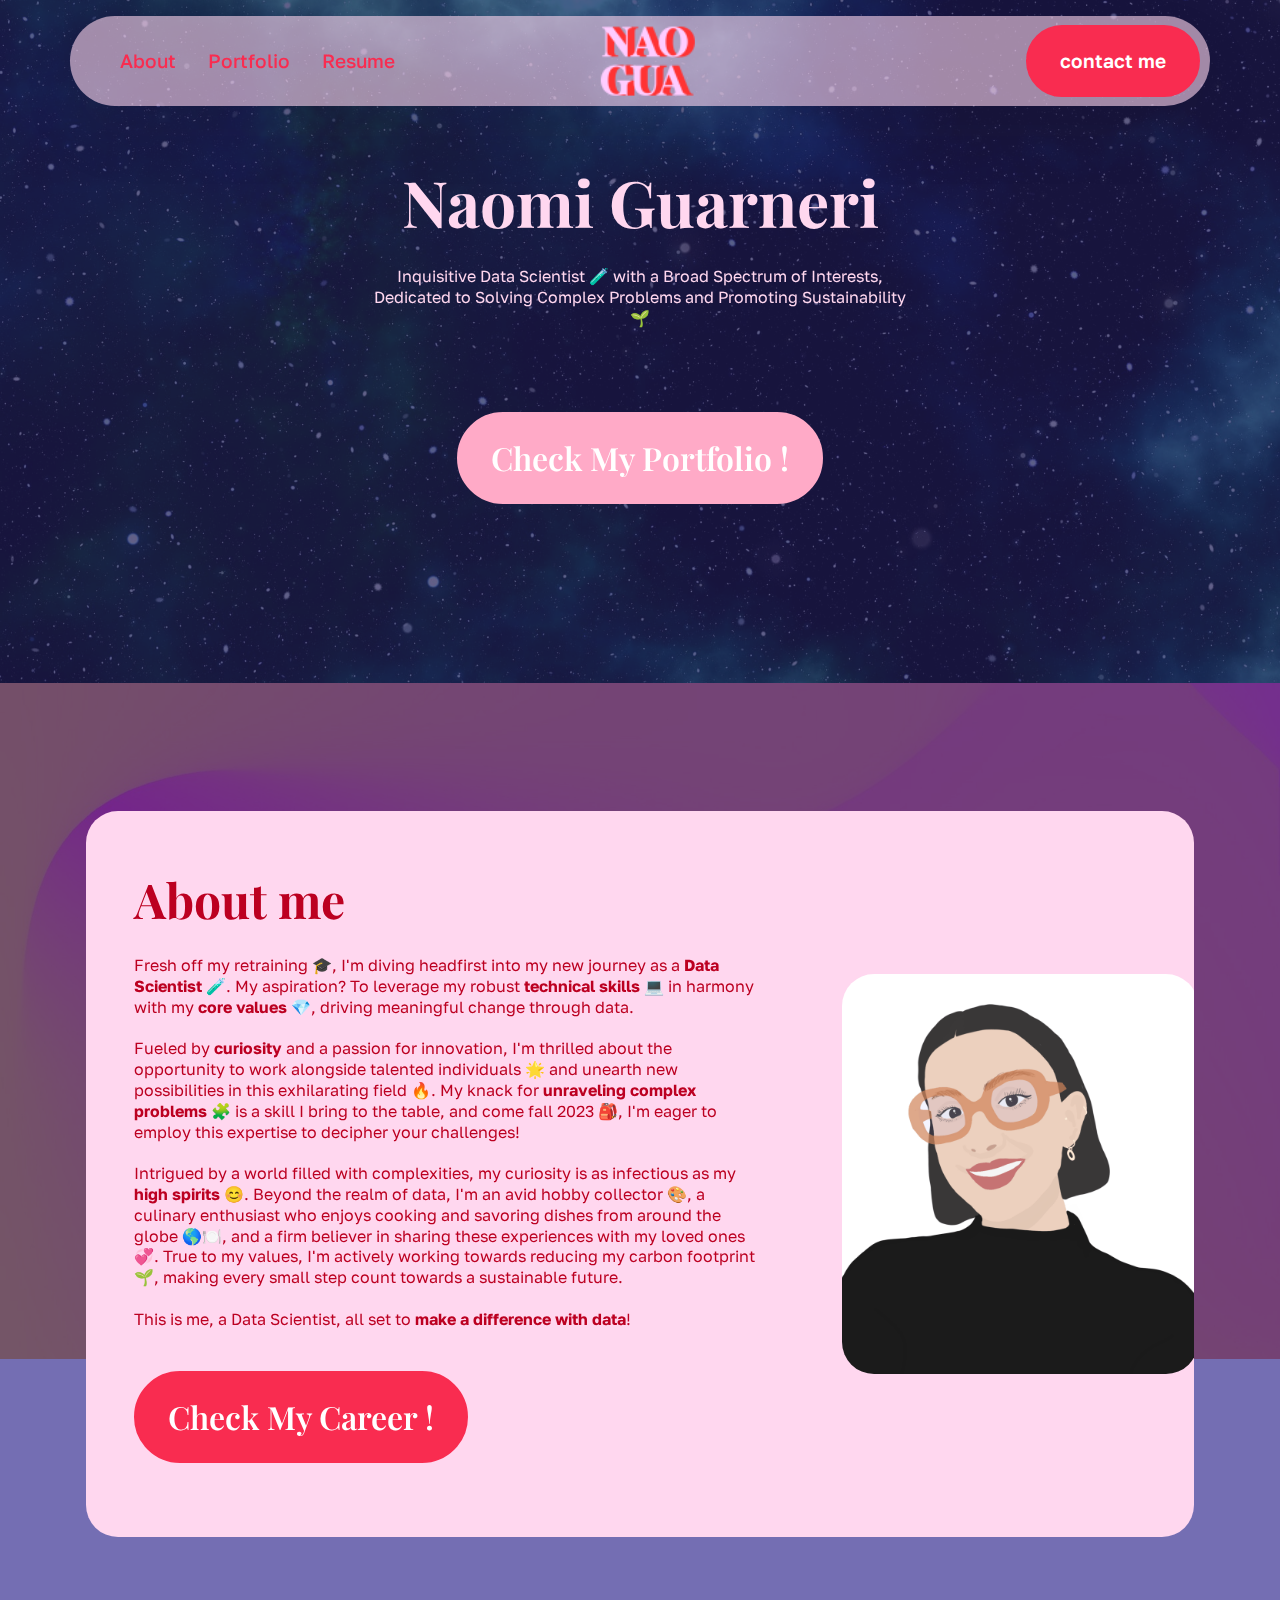
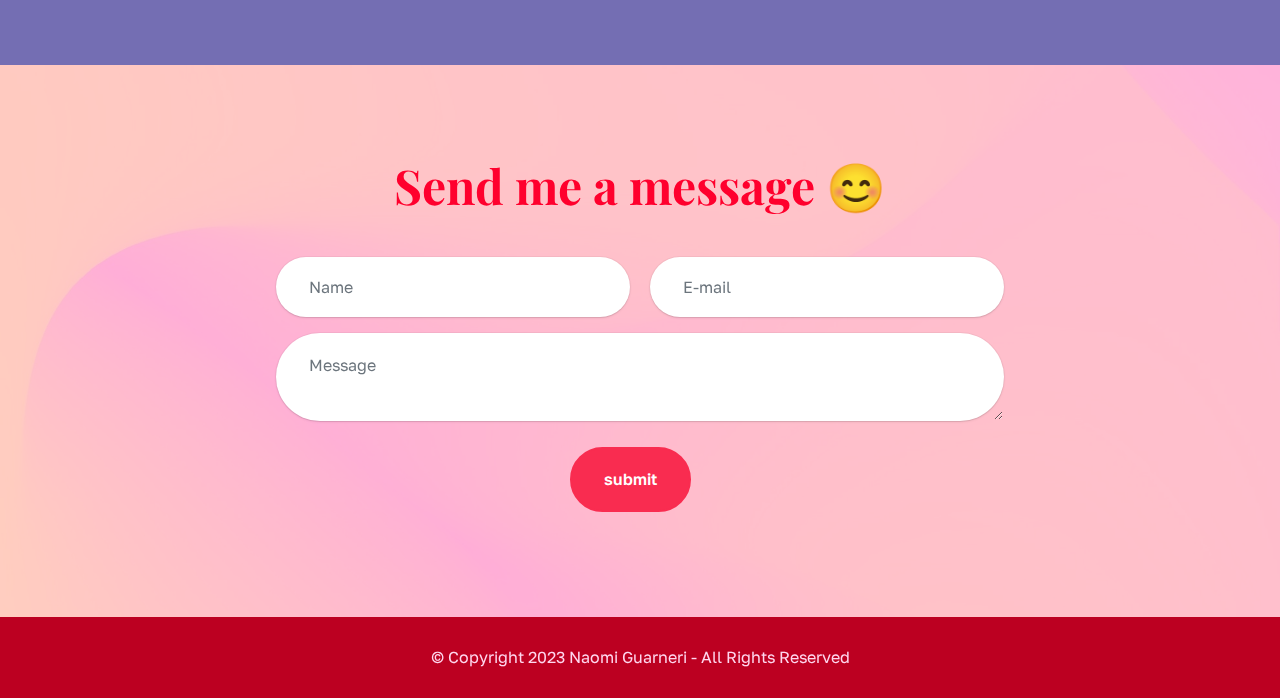
<file: index.html>
<!DOCTYPE html>
<html  >
<head>
  <!-- Site made with Mobirise Website Builder v5.9.0, https://mobirise.com -->
  <meta charset="UTF-8">
  <meta http-equiv="X-UA-Compatible" content="IE=edge">
  <meta name="generator" content="Mobirise v5.9.0, mobirise.com">
  <meta name="twitter:card" content="summary_large_image"/>
  <meta name="twitter:image:src" content="assets/images/index-meta.png">
  <meta property="og:image" content="assets/images/index-meta.png">
  <meta name="twitter:title" content="Naomi Guarneri - Data Scientist With Hobbies">
  <meta name="viewport" content="width=device-width, initial-scale=1, minimum-scale=1">
  <link rel="shortcut icon" href="assets/images/asset-2-resized-70x51.png" type="image/x-icon">
  <meta name="description" content="Inquisitive Data Scientist 🧪 with a Broad Spectrum of Interests, Dedicated to Solving Complex Problems and Promoting Sustainability 🌱">
  
  
  <title>Naomi Guarneri - Data Scientist With Hobbies</title>
  <link rel="stylesheet" href="assets/web/assets/mobirise-icons2/mobirise2.css">
  <link rel="stylesheet" href="assets/bootstrap/css/bootstrap.min.css">
  <link rel="stylesheet" href="assets/bootstrap/css/bootstrap-grid.min.css">
  <link rel="stylesheet" href="assets/bootstrap/css/bootstrap-reboot.min.css">
  <link rel="stylesheet" href="assets/parallax/jarallax.css">
  <link rel="stylesheet" href="assets/dropdown/css/style.css">
  <link rel="stylesheet" href="assets/theme/css/style.css">
  <link rel="preload" href="https://fonts.googleapis.com/css?family=Playfair+Display:400,500,600,700,800,900,400i,500i,600i,700i,800i,900i&display=swap" as="style" onload="this.onload=null;this.rel='stylesheet'">
  <noscript><link rel="stylesheet" href="https://fonts.googleapis.com/css?family=Playfair+Display:400,500,600,700,800,900,400i,500i,600i,700i,800i,900i&display=swap"></noscript>
  <link rel="preload" href="https://fonts.googleapis.com/css?family=Golos+Text:400,500,600,700,800,900&display=swap" as="style" onload="this.onload=null;this.rel='stylesheet'">
  <noscript><link rel="stylesheet" href="https://fonts.googleapis.com/css?family=Golos+Text:400,500,600,700,800,900&display=swap"></noscript>
  <link rel="preload" as="style" href="assets/mobirise/css/mbr-additional.css"><link rel="stylesheet" href="assets/mobirise/css/mbr-additional.css" type="text/css">

  
  
  
</head>
<body>
  
  <section data-bs-version="5.1" class="menu menu3 cid-tHeG7yune1" once="menu" id="menu03-2">
	

	<nav class="navbar navbar-dropdown navbar-expand-lg">
		<div class="container">
			<div class="navbar-brand">
				<span class="navbar-logo">
					<a href="https://naomigua.github.io">
						<img src="assets/images/asset-2-resized-70x51.png" alt="naogua" style="height: 4.3rem;">
					</a>
				</span>
				
			</div>
			<button class="navbar-toggler" type="button" data-toggle="collapse" data-bs-toggle="collapse" data-target="#navbarSupportedContent" data-bs-target="#navbarSupportedContent" aria-controls="navbarNavAltMarkup" aria-expanded="false" aria-label="Toggle navigation">
				<div class="hamburger">
					<span></span>
					<span></span>
					<span></span>
					<span></span>
				</div>
			</button>
			<div class="collapse navbar-collapse" id="navbarSupportedContent">
				<ul class="navbar-nav nav-dropdown" data-app-modern-menu="true"><li class="nav-item">
						<a class="nav-link link text-primary show display-4" href="index.html" aria-expanded="false">About</a>
					</li><li class="nav-item"><a class="nav-link link text-primary display-4" href="portfolio.html">Portfolio</a></li><li class="nav-item"><a class="nav-link link text-primary display-4" href="resume.html">Resume</a></li></ul>
				
				<div class="navbar-buttons mbr-section-btn"><a class="btn btn-secondary display-4" href="index.html#form02-4">contact me</a></div>
			</div>
		</div>
	</nav>
</section>

<section data-bs-version="5.1" class="header10 cid-tLY8RsLJtt mbr-parallax-background" id="header10-4">
  
  <div class="mbr-overlay"></div>
  <div class="container">
    <div class="row">
      <div class="content-wrap col-12 col-md-6">
        <h1 class="mbr-section-title mbr-fonts-style mbr-white mb-4 display-1">
          <strong>Naomi Guarneri</strong></h1>
        
        <p class="mbr-fonts-style mbr-text mbr-white mb-4 display-7">
          Inquisitive Data Scientist 🧪 with a Broad Spectrum of Interests, Dedicated to Solving Complex Problems and Promoting Sustainability 🌱<br><br><br></p>
        <div class="mbr-section-btn"><a class="btn btn-warning display-5" href="portfolio.html">Check My Portfolio !</a></div>
      </div>
    </div>
  </div>
</section>

<section data-bs-version="5.1" class="article05 cid-tIsj2q7oBw mbr-parallax-background" id="article05-1">
  

  
  <div class="mbr-overlay" style="opacity: 0.7; background-color: rgb(57, 49, 147);"></div>

  <div class="container">
    <div class="row justify-content-center align-items-center">
      <div class="col-12">
        <div class="card-wrapper">
          <div class="row">
            <div class="col-12 col-md-12 col-lg-4 image-wrapper">
              <img class="w-100" src="assets/images/sketch1692087049170-832x520.png" alt="My pic">
            </div>
            <div class="col-12 col-lg col-md-12">
              <div class="text-wrapper align-left">
                <h1 class="mbr-section-title mbr-fonts-style mb-4 display-2"><strong>About me</strong></h1>
                <p class="mbr-text mbr-fonts-style mb-4 display-7">Fresh off my retraining 🎓, I'm diving headfirst into my new journey as a <strong>Data Scientist </strong>🧪. My aspiration? To leverage my robust <strong>technical skills </strong>💻 in harmony with my <strong>core values </strong>💎, driving meaningful change through data.
<br>
<br>Fueled by <strong>curiosity </strong>and a passion for innovation, I'm thrilled about the opportunity to work alongside talented individuals 🌟 and unearth new possibilities in this exhilarating field 🔥. My knack for <strong>unraveling complex problems </strong>🧩 is a skill I bring to the table, and come fall 2023 🎒, I'm eager to employ this expertise to decipher your challenges!
<br>
<br>Intrigued by a world filled with complexities, my curiosity is as infectious as my <strong>high spirits </strong>😊. Beyond the realm of data, I'm an avid hobby collector 🎨, a culinary enthusiast who enjoys cooking and savoring dishes from around the globe 🌎🍽️, and a firm believer in sharing these experiences with my loved ones 💞. True to my values, I'm actively working towards reducing my carbon footprint 🌱, making every small step count towards a sustainable future.
<br>
<br>This is me, a Data Scientist, all set to <strong>make a difference with data</strong>!<br>
                </p>
                <div class="mbr-section-btn mt-3"><a class="btn btn-lg btn-secondary display-5" href="resume.html">Check My Career !</a></div>
              </div>
            </div>
          </div>
        </div>
      </div>
    </div>
  </div>
</section>

<section data-bs-version="5.1" class="form5 cid-tIskrx6sZd" id="form02-4">
    
    <div class="mbr-overlay"></div>
    <div class="container">
        <div class="mbr-section-head mb-5">
            <h3 class="mbr-section-title mbr-fonts-style align-center mb-0 display-2"><strong>Send me a message 😊</strong></h3>
            
        </div>
        <div class="row justify-content-center mt-4">
            <div class="col-lg-8 mx-auto mbr-form" data-form-type="formoid">
                <form action="https://mobirise.eu/" method="POST" class="mbr-form form-with-styler" data-form-title="Form Name"><input type="hidden" name="email" data-form-email="true" value="FUWusWYy63yOz4LhoOlwgnm56byoMhzAqXMuDQrPaFA8PddJyJdP8ztSzDyzRA54r8vpPads4KmkPzEpclS6apnKLgaKmgDBtIZuc/FIlFONIt1ddo4urdvkNc9Cjx40">
                    <div class="row">
                        <div hidden="hidden" data-form-alert="" class="alert alert-success col-12">Thanks for your message 😊</div>
                        <div hidden="hidden" data-form-alert-danger="" class="alert alert-danger col-12">
                            Oops...! some problem!
                        </div>
                    </div>
                    <div class="dragArea row">
                        <div class="col-md col-sm-12 form-group mb-3" data-for="name">
                            <input type="text" name="name" placeholder="Name" data-form-field="name" class="form-control" value="" id="name-form02-4">
                        </div>
                        <div class="col-md col-sm-12 form-group mb-3" data-for="email">
                            <input type="email" name="email" placeholder="E-mail" data-form-field="email" class="form-control" value="" id="email-form02-4">
                        </div>
                        
                        <div class="col-12 form-group mb-3" data-for="textarea">
                            <textarea name="textarea" placeholder="Message" data-form-field="textarea" class="form-control" id="textarea-form02-4"></textarea>
                        </div>
                        <div class="col-lg-12 col-md-12 col-sm-12 align-center mbr-section-btn"><button type="submit" class="btn btn-primary display-7">submit</button></div>
                    </div>
                </form>
            </div>
        </div>
    </div>
</section>

<section data-bs-version="5.1" class="footer4 cid-tLY65p9thY" once="footers" id="footer04-2">

    

    

    <div class="container">
        <div class="media-container-row align-center mbr-white">
            <div class="col-12">
                <p class="mbr-text mb-0 mbr-fonts-style display-7">
                    © Copyright 2023 Naomi Guarneri - All Rights Reserved
                </p>
            </div>
        </div>
    </div>
</section>


<script src="assets/bootstrap/js/bootstrap.bundle.min.js"></script>
  <script src="assets/parallax/jarallax.js"></script>
  <script src="assets/smoothscroll/smooth-scroll.js"></script>
  <script src="assets/ytplayer/index.js"></script>
  <script src="assets/dropdown/js/navbar-dropdown.js"></script>
  <script src="assets/theme/js/script.js"></script>
  <script src="assets/formoid/formoid.min.js"></script>
  
  
  
</body>
</html>
</file>
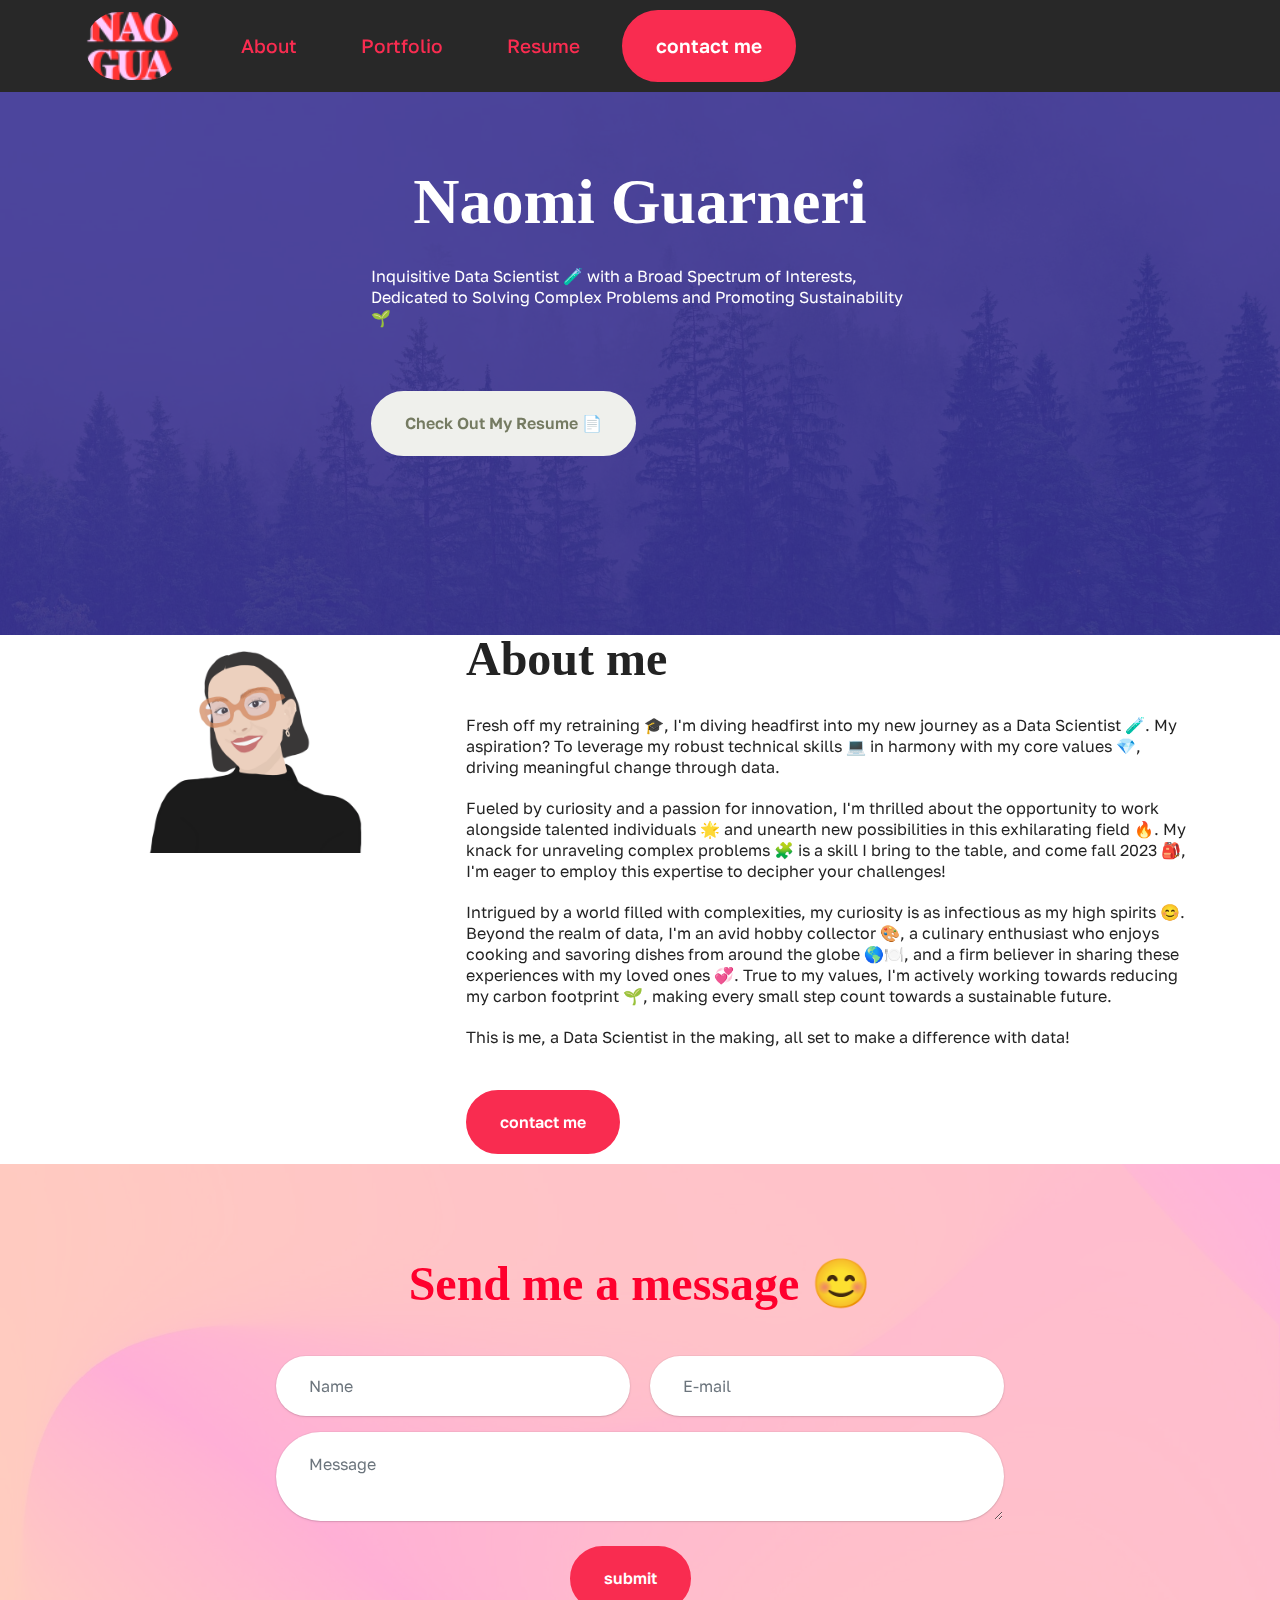
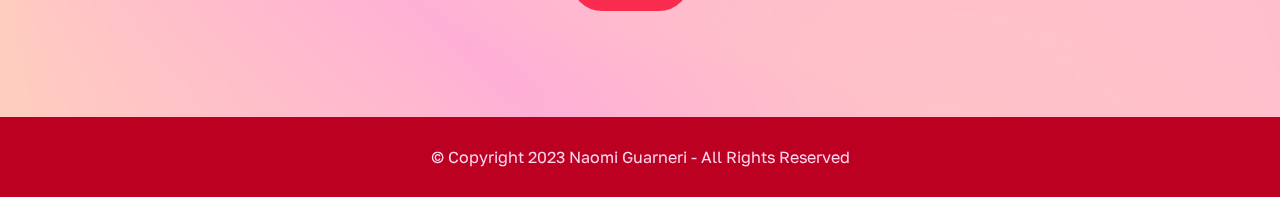
<file: page1.html>
<!DOCTYPE html>
<html  >
<head>
  <!-- Site made with Mobirise Website Builder v5.9.0, https://mobirise.com -->
  <meta charset="UTF-8">
  <meta http-equiv="X-UA-Compatible" content="IE=edge">
  <meta name="generator" content="Mobirise v5.9.0, mobirise.com">
  <meta name="twitter:card" content="summary_large_image"/>
  <meta name="twitter:image:src" content="assets/images/page1-meta.png">
  <meta property="og:image" content="assets/images/page1-meta.png">
  <meta name="twitter:title" content="Naomi Guarneri - Resume">
  <meta name="viewport" content="width=device-width, initial-scale=1, minimum-scale=1">
  <link rel="shortcut icon" href="assets/images/asset-2-resized-70x51.png" type="image/x-icon">
  <meta name="description" content="Inquisitive Data Scientist 🧪 with a Broad Spectrum of Interests, Dedicated to Solving Complex Problems and Promoting Sustainability 🌱">
  
  
  <title>Naomi Guarneri - Resume</title>
  <link rel="stylesheet" href="assets/web/assets/mobirise-icons2/mobirise2.css">
  <link rel="stylesheet" href="assets/bootstrap/css/bootstrap.min.css">
  <link rel="stylesheet" href="assets/bootstrap/css/bootstrap-grid.min.css">
  <link rel="stylesheet" href="assets/bootstrap/css/bootstrap-reboot.min.css">
  <link rel="stylesheet" href="assets/parallax/jarallax.css">
  <link rel="stylesheet" href="assets/dropdown/css/style.css">
  <link rel="stylesheet" href="assets/theme/css/style.css">
  <link rel="preload" href="https://fonts.googleapis.com/css?family=Dela+Gothic+One:400&display=swap" as="style" onload="this.onload=null;this.rel='stylesheet'">
  <noscript><link rel="stylesheet" href="https://fonts.googleapis.com/css?family=Dela+Gothic+One:400&display=swap"></noscript>
  <link rel="preload" href="https://fonts.googleapis.com/css?family=Golos+Text:400,500,600,700,800,900&display=swap" as="style" onload="this.onload=null;this.rel='stylesheet'">
  <noscript><link rel="stylesheet" href="https://fonts.googleapis.com/css?family=Golos+Text:400,500,600,700,800,900&display=swap"></noscript>
  <link rel="preload" as="style" href="assets/mobirise/css/mbr-additional.css"><link rel="stylesheet" href="assets/mobirise/css/mbr-additional.css" type="text/css">

  
  
  
</head>
<body>
  
  <section data-bs-version="5.1" class="menu menu3 cid-tN3XpqKDAa" once="menu" id="menu03-i">
	

	<nav class="navbar navbar-dropdown navbar-expand-lg">
		<div class="container">
			<div class="navbar-brand">
				<span class="navbar-logo">
					<a href="https://naomigua.github.io">
						<img src="assets/images/asset-2-resized-70x51.png" alt="naogua" style="height: 4.3rem;">
					</a>
				</span>
				
			</div>
			<button class="navbar-toggler" type="button" data-toggle="collapse" data-bs-toggle="collapse" data-target="#navbarSupportedContent" data-bs-target="#navbarSupportedContent" aria-controls="navbarNavAltMarkup" aria-expanded="false" aria-label="Toggle navigation">
				<div class="hamburger">
					<span></span>
					<span></span>
					<span></span>
					<span></span>
				</div>
			</button>
			<div class="collapse navbar-collapse" id="navbarSupportedContent">
				<ul class="navbar-nav nav-dropdown" data-app-modern-menu="true"><li class="nav-item">
						<a class="nav-link link text-primary show display-4" href="index.html" aria-expanded="true">About</a>
					</li><li class="nav-item"><a class="nav-link link text-primary display-4" href="portfolio.html">Portfolio</a></li><li class="nav-item"><a class="nav-link link text-primary display-4" href="resume.html">Resume</a></li></ul>
				
				<div class="navbar-buttons mbr-section-btn"><a class="btn btn-secondary display-4" href="index.html#form02-4">contact me</a></div>
			</div>
		</div>
	</nav>
</section>

<section data-bs-version="5.1" class="header10 cid-tN3Xpq5UH1 mbr-parallax-background" id="header10-h">
  
  <div class="mbr-overlay"></div>
  <div class="container">
    <div class="row">
      <div class="content-wrap col-12 col-md-6">
        <h1 class="mbr-section-title mbr-fonts-style mbr-white mb-4 display-1">
          <strong>Naomi Guarneri</strong></h1>
        
        <p class="mbr-fonts-style mbr-text mbr-white mb-4 display-7">
          Inquisitive Data Scientist 🧪 with a Broad Spectrum of Interests, Dedicated to Solving Complex Problems and Promoting Sustainability 🌱<br><br>
        </p>
        <div class="mbr-section-btn"><a class="btn btn-white display-7" href="https://drive.google.com/file/d/14vgZ-qulKa0dV2mFAILZDQmteDVS5n2J/view?usp=sharing" target="_blank">Check Out My Resume&nbsp;📄</a></div>
      </div>
    </div>
  </div>
</section>

<section data-bs-version="5.1" class="article05 cid-tN3XprqBna" id="article05-j">
  

  
  

  <div class="container">
    <div class="row justify-content-center align-items-center">
      <div class="col-12">
        <div class="card-wrapper">
          <div class="row">
            <div class="col-12 col-md-12 col-lg-4 image-wrapper">
              <img class="w-100" src="assets/images/sketch1692087049170-832x520.png" alt="My pic">
            </div>
            <div class="col-12 col-lg col-md-12">
              <div class="text-wrapper align-left">
                <h1 class="mbr-section-title mbr-fonts-style mb-4 display-2"><strong>About me</strong></h1>
                <p class="mbr-text mbr-fonts-style mb-4 display-7">Fresh off my retraining 🎓, I'm diving headfirst into my new journey as a Data Scientist 🧪. My aspiration? To leverage my robust technical skills 💻 in harmony with my core values 💎, driving meaningful change through data.
<br>
<br>Fueled by curiosity and a passion for innovation, I'm thrilled about the opportunity to work alongside talented individuals 🌟 and unearth new possibilities in this exhilarating field 🔥. My knack for unraveling complex problems 🧩 is a skill I bring to the table, and come fall 2023 🎒, I'm eager to employ this expertise to decipher your challenges!
<br>
<br>Intrigued by a world filled with complexities, my curiosity is as infectious as my high spirits 😊. Beyond the realm of data, I'm an avid hobby collector 🎨, a culinary enthusiast who enjoys cooking and savoring dishes from around the globe 🌎🍽️, and a firm believer in sharing these experiences with my loved ones 💞. True to my values, I'm actively working towards reducing my carbon footprint 🌱, making every small step count towards a sustainable future.
<br>
<br>This is me, a Data Scientist in the making, all set to make a difference with data!<br>
                </p>
                <div class="mbr-section-btn mt-3"><a class="btn btn-lg btn-secondary display-7" href="index.html#form02-4">contact me</a></div>
              </div>
            </div>
          </div>
        </div>
      </div>
    </div>
  </div>
</section>

<section data-bs-version="5.1" class="form5 cid-tN3Xps3CKs" id="form02-k">
    
    <div class="mbr-overlay"></div>
    <div class="container">
        <div class="mbr-section-head mb-5">
            <h3 class="mbr-section-title mbr-fonts-style align-center mb-0 display-2"><strong>Send me a message 😊</strong></h3>
            
        </div>
        <div class="row justify-content-center mt-4">
            <div class="col-lg-8 mx-auto mbr-form" data-form-type="formoid">
                <form action="https://mobirise.eu/" method="POST" class="mbr-form form-with-styler" data-form-title="Form Name"><input type="hidden" name="email" data-form-email="true" value="Fsf95GxKlaQ87PAFgQ87dMVA6ptI4j7m1X/fhc45c9CSLPwS8/Yh3YqSSFX/JSh/4D/EPt5psUPz2OWLyuOUmbZqNaHIHNyc7u25suS2VN/TXJhh1UyH/PlyvbPAD2gr">
                    <div class="row">
                        <div hidden="hidden" data-form-alert="" class="alert alert-success col-12">Thanks for your message 😊</div>
                        <div hidden="hidden" data-form-alert-danger="" class="alert alert-danger col-12">
                            Oops...! some problem!
                        </div>
                    </div>
                    <div class="dragArea row">
                        <div class="col-md col-sm-12 form-group mb-3" data-for="name">
                            <input type="text" name="name" placeholder="Name" data-form-field="name" class="form-control" value="" id="name-form02-k">
                        </div>
                        <div class="col-md col-sm-12 form-group mb-3" data-for="email">
                            <input type="email" name="email" placeholder="E-mail" data-form-field="email" class="form-control" value="" id="email-form02-k">
                        </div>
                        
                        <div class="col-12 form-group mb-3" data-for="textarea">
                            <textarea name="textarea" placeholder="Message" data-form-field="textarea" class="form-control" id="textarea-form02-k"></textarea>
                        </div>
                        <div class="col-lg-12 col-md-12 col-sm-12 align-center mbr-section-btn"><button type="submit" class="btn btn-primary display-7">submit</button></div>
                    </div>
                </form>
            </div>
        </div>
    </div>
</section>

<section data-bs-version="5.1" class="footer4 cid-tN3XpsCK9b" once="footers" id="footer04-l">

    

    

    <div class="container">
        <div class="media-container-row align-center mbr-white">
            <div class="col-12">
                <p class="mbr-text mb-0 mbr-fonts-style display-7">
                    © Copyright 2023 Naomi Guarneri - All Rights Reserved
                </p>
            </div>
        </div>
    </div>
</section>


<script src="assets/bootstrap/js/bootstrap.bundle.min.js"></script>
  <script src="assets/parallax/jarallax.js"></script>
  <script src="assets/smoothscroll/smooth-scroll.js"></script>
  <script src="assets/ytplayer/index.js"></script>
  <script src="assets/dropdown/js/navbar-dropdown.js"></script>
  <script src="assets/theme/js/script.js"></script>
  <script src="assets/formoid/formoid.min.js"></script>
  
  
  
</body>
</html>
</file>
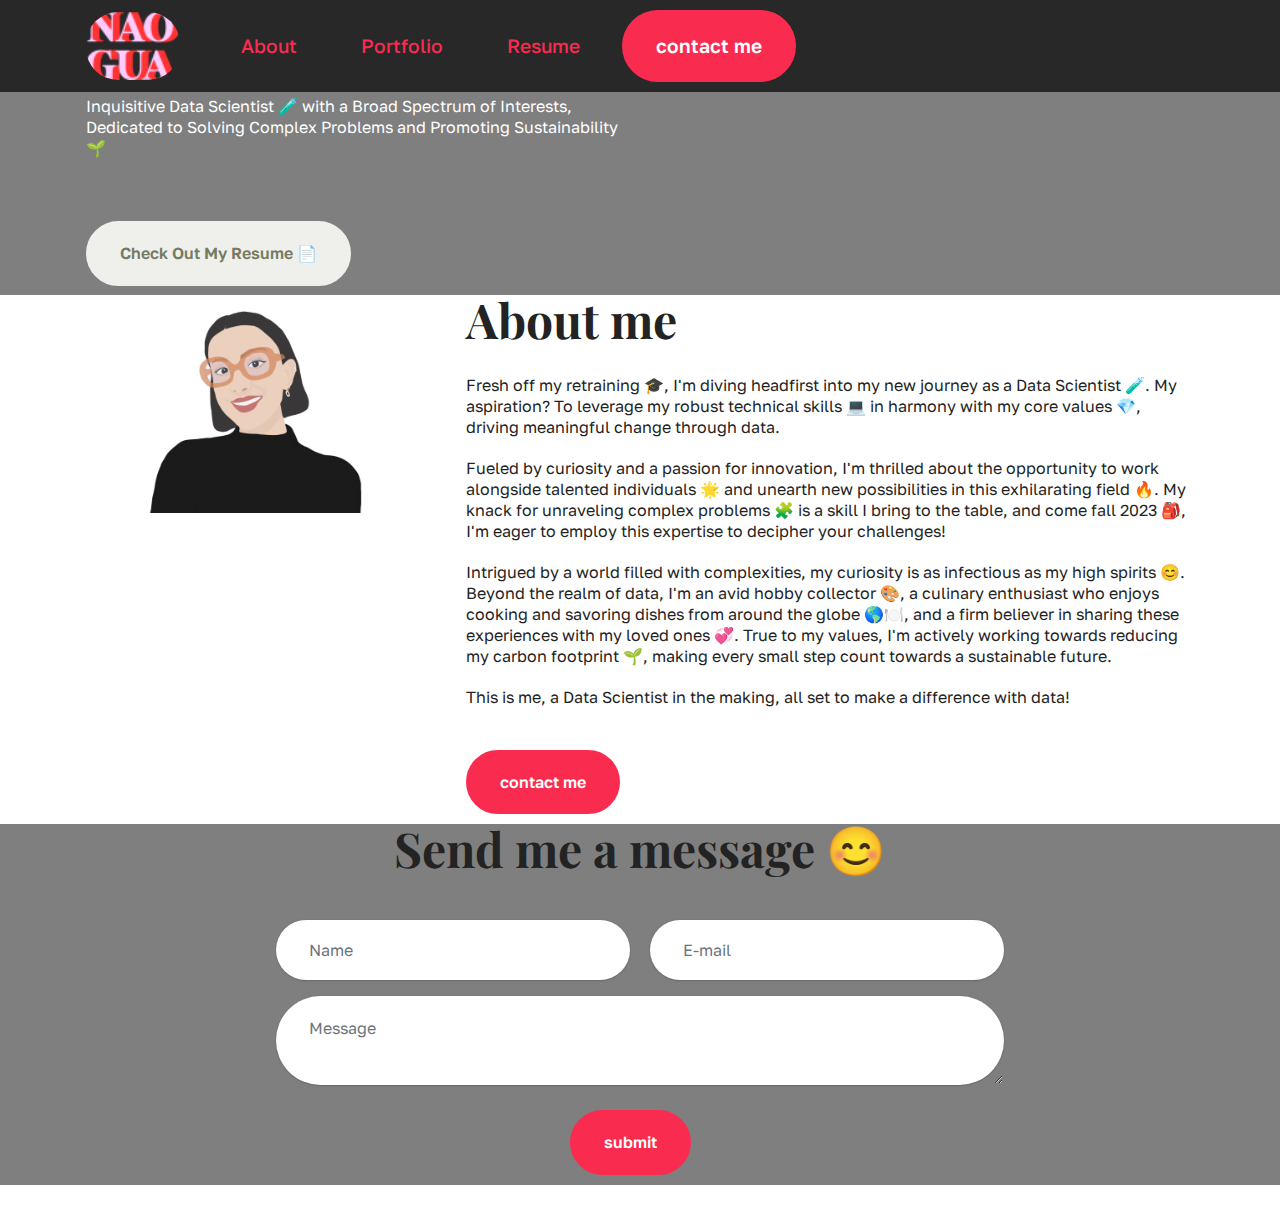
<file: page2.html>
<!DOCTYPE html>
<html  >
<head>
  <!-- Site made with Mobirise Website Builder v5.9.0, https://mobirise.com -->
  <meta charset="UTF-8">
  <meta http-equiv="X-UA-Compatible" content="IE=edge">
  <meta name="generator" content="Mobirise v5.9.0, mobirise.com">
  <meta name="twitter:card" content="summary_large_image"/>
  <meta name="twitter:image:src" content="assets/images/page2-meta.png">
  <meta property="og:image" content="assets/images/page2-meta.png">
  <meta name="twitter:title" content="">
  <meta name="viewport" content="width=device-width, initial-scale=1, minimum-scale=1">
  <link rel="shortcut icon" href="assets/images/asset-2-resized-70x51.png" type="image/x-icon">
  <meta name="description" content="Inquisitive Data Scientist 🧪 with a Broad Spectrum of Interests, Dedicated to Solving Complex Problems and Promoting Sustainability 🌱">
  
  
  
  <link rel="stylesheet" href="assets/web/assets/mobirise-icons2/mobirise2.css">
  <link rel="stylesheet" href="assets/bootstrap/css/bootstrap.min.css">
  <link rel="stylesheet" href="assets/bootstrap/css/bootstrap-grid.min.css">
  <link rel="stylesheet" href="assets/bootstrap/css/bootstrap-reboot.min.css">
  <link rel="stylesheet" href="assets/parallax/jarallax.css">
  <link rel="stylesheet" href="assets/dropdown/css/style.css">
  <link rel="stylesheet" href="assets/theme/css/style.css">
  <link rel="preload" href="https://fonts.googleapis.com/css?family=Playfair+Display:400,500,600,700,800,900,400i,500i,600i,700i,800i,900i&display=swap" as="style" onload="this.onload=null;this.rel='stylesheet'">
  <noscript><link rel="stylesheet" href="https://fonts.googleapis.com/css?family=Playfair+Display:400,500,600,700,800,900,400i,500i,600i,700i,800i,900i&display=swap"></noscript>
  <link rel="preload" href="https://fonts.googleapis.com/css?family=Golos+Text:400,500,600,700,800,900&display=swap" as="style" onload="this.onload=null;this.rel='stylesheet'">
  <noscript><link rel="stylesheet" href="https://fonts.googleapis.com/css?family=Golos+Text:400,500,600,700,800,900&display=swap"></noscript>
  <link rel="preload" as="style" href="assets/mobirise/css/mbr-additional.css"><link rel="stylesheet" href="assets/mobirise/css/mbr-additional.css" type="text/css">

  
  
  
</head>
<body>
  
  <section data-bs-version="5.1" class="menu menu3 cid-tN46B4jotB" once="menu" id="menu03-n">
	

	<nav class="navbar navbar-dropdown navbar-expand-lg">
		<div class="container">
			<div class="navbar-brand">
				<span class="navbar-logo">
					<a href="https://naomigua.github.io">
						<img src="assets/images/asset-2-resized-70x51.png" alt="naogua" style="height: 4.3rem;">
					</a>
				</span>
				
			</div>
			<button class="navbar-toggler" type="button" data-toggle="collapse" data-bs-toggle="collapse" data-target="#navbarSupportedContent" data-bs-target="#navbarSupportedContent" aria-controls="navbarNavAltMarkup" aria-expanded="false" aria-label="Toggle navigation">
				<div class="hamburger">
					<span></span>
					<span></span>
					<span></span>
					<span></span>
				</div>
			</button>
			<div class="collapse navbar-collapse" id="navbarSupportedContent">
				<ul class="navbar-nav nav-dropdown" data-app-modern-menu="true"><li class="nav-item">
						<a class="nav-link link text-primary show display-4" href="index.html" aria-expanded="true">About</a>
					</li><li class="nav-item"><a class="nav-link link text-primary display-4" href="portfolio.html">Portfolio</a></li><li class="nav-item"><a class="nav-link link text-primary display-4" href="page1.html">Resume</a></li></ul>
				
				<div class="navbar-buttons mbr-section-btn"><a class="btn btn-secondary display-4" href="index.html#form02-4">contact me</a></div>
			</div>
		</div>
	</nav>
</section>

<section data-bs-version="5.1" class="header10 cid-tN46B3JNWS mbr-parallax-background" id="header10-m">
  
  <div class="mbr-overlay"></div>
  <div class="container">
    <div class="row">
      <div class="content-wrap col-12 col-md-6">
        <h1 class="mbr-section-title mbr-fonts-style mbr-white mb-4 display-1">
          <strong>Naomi Guarneri</strong></h1>
        
        <p class="mbr-fonts-style mbr-text mbr-white mb-4 display-7">
          Inquisitive Data Scientist 🧪 with a Broad Spectrum of Interests, Dedicated to Solving Complex Problems and Promoting Sustainability 🌱<br><br>
        </p>
        <div class="mbr-section-btn"><a class="btn btn-white display-7" href="https://drive.google.com/file/d/14vgZ-qulKa0dV2mFAILZDQmteDVS5n2J/view?usp=sharing" target="_blank">Check Out My Resume&nbsp;📄</a></div>
      </div>
    </div>
  </div>
</section>

<section data-bs-version="5.1" class="article05 cid-tN46B4XAC1" id="article05-o">
  

  
  

  <div class="container">
    <div class="row justify-content-center align-items-center">
      <div class="col-12">
        <div class="card-wrapper">
          <div class="row">
            <div class="col-12 col-md-12 col-lg-4 image-wrapper">
              <img class="w-100" src="assets/images/sketch1692087049170-832x520.png" alt="My pic">
            </div>
            <div class="col-12 col-lg col-md-12">
              <div class="text-wrapper align-left">
                <h1 class="mbr-section-title mbr-fonts-style mb-4 display-2"><strong>About me</strong></h1>
                <p class="mbr-text mbr-fonts-style mb-4 display-7">Fresh off my retraining 🎓, I'm diving headfirst into my new journey as a Data Scientist 🧪. My aspiration? To leverage my robust technical skills 💻 in harmony with my core values 💎, driving meaningful change through data.
<br>
<br>Fueled by curiosity and a passion for innovation, I'm thrilled about the opportunity to work alongside talented individuals 🌟 and unearth new possibilities in this exhilarating field 🔥. My knack for unraveling complex problems 🧩 is a skill I bring to the table, and come fall 2023 🎒, I'm eager to employ this expertise to decipher your challenges!
<br>
<br>Intrigued by a world filled with complexities, my curiosity is as infectious as my high spirits 😊. Beyond the realm of data, I'm an avid hobby collector 🎨, a culinary enthusiast who enjoys cooking and savoring dishes from around the globe 🌎🍽️, and a firm believer in sharing these experiences with my loved ones 💞. True to my values, I'm actively working towards reducing my carbon footprint 🌱, making every small step count towards a sustainable future.
<br>
<br>This is me, a Data Scientist in the making, all set to make a difference with data!<br>
                </p>
                <div class="mbr-section-btn mt-3"><a class="btn btn-lg btn-secondary display-7" href="index.html#form02-4">contact me</a></div>
              </div>
            </div>
          </div>
        </div>
      </div>
    </div>
  </div>
</section>

<section data-bs-version="5.1" class="form5 cid-tN46B5zzFz" id="form02-p">
    
    <div class="mbr-overlay"></div>
    <div class="container">
        <div class="mbr-section-head mb-5">
            <h3 class="mbr-section-title mbr-fonts-style align-center mb-0 display-2"><strong>Send me a message 😊</strong></h3>
            
        </div>
        <div class="row justify-content-center mt-4">
            <div class="col-lg-8 mx-auto mbr-form" data-form-type="formoid">
                <form action="https://mobirise.eu/" method="POST" class="mbr-form form-with-styler" data-form-title="Form Name"><input type="hidden" name="email" data-form-email="true" value="6gyjVE8HVFCKOFNrVBowC4qfV8Ekv22Pf42S+/0l2NHhieYMmeAHnaxaygxTaWJ2WYYLIC6i6HUh8kgYv6W+UwmNj6R8W2G3a/5pPV3Q3FoTJe8PnOqK0BhC7dx2u7C+">
                    <div class="row">
                        <div hidden="hidden" data-form-alert="" class="alert alert-success col-12">Thanks for your message 😊</div>
                        <div hidden="hidden" data-form-alert-danger="" class="alert alert-danger col-12">
                            Oops...! some problem!
                        </div>
                    </div>
                    <div class="dragArea row">
                        <div class="col-md col-sm-12 form-group mb-3" data-for="name">
                            <input type="text" name="name" placeholder="Name" data-form-field="name" class="form-control" value="" id="name-form02-p">
                        </div>
                        <div class="col-md col-sm-12 form-group mb-3" data-for="email">
                            <input type="email" name="email" placeholder="E-mail" data-form-field="email" class="form-control" value="" id="email-form02-p">
                        </div>
                        
                        <div class="col-12 form-group mb-3" data-for="textarea">
                            <textarea name="textarea" placeholder="Message" data-form-field="textarea" class="form-control" id="textarea-form02-p"></textarea>
                        </div>
                        <div class="col-lg-12 col-md-12 col-sm-12 align-center mbr-section-btn"><button type="submit" class="btn btn-primary display-7">submit</button></div>
                    </div>
                </form>
            </div>
        </div>
    </div>
</section>

<section data-bs-version="5.1" class="footer4 cid-tN46B68afP" once="footers" id="footer04-q">

    

    

    <div class="container">
        <div class="media-container-row align-center mbr-white">
            <div class="col-12">
                <p class="mbr-text mb-0 mbr-fonts-style display-7">
                    © Copyright 2023 Naomi Guarneri - All Rights Reserved
                </p>
            </div>
        </div>
    </div>
</section>


<script src="assets/bootstrap/js/bootstrap.bundle.min.js"></script>
  <script src="assets/parallax/jarallax.js"></script>
  <script src="assets/smoothscroll/smooth-scroll.js"></script>
  <script src="assets/ytplayer/index.js"></script>
  <script src="assets/dropdown/js/navbar-dropdown.js"></script>
  <script src="assets/theme/js/script.js"></script>
  <script src="assets/formoid/formoid.min.js"></script>
  
  
  
</body>
</html>
</file>
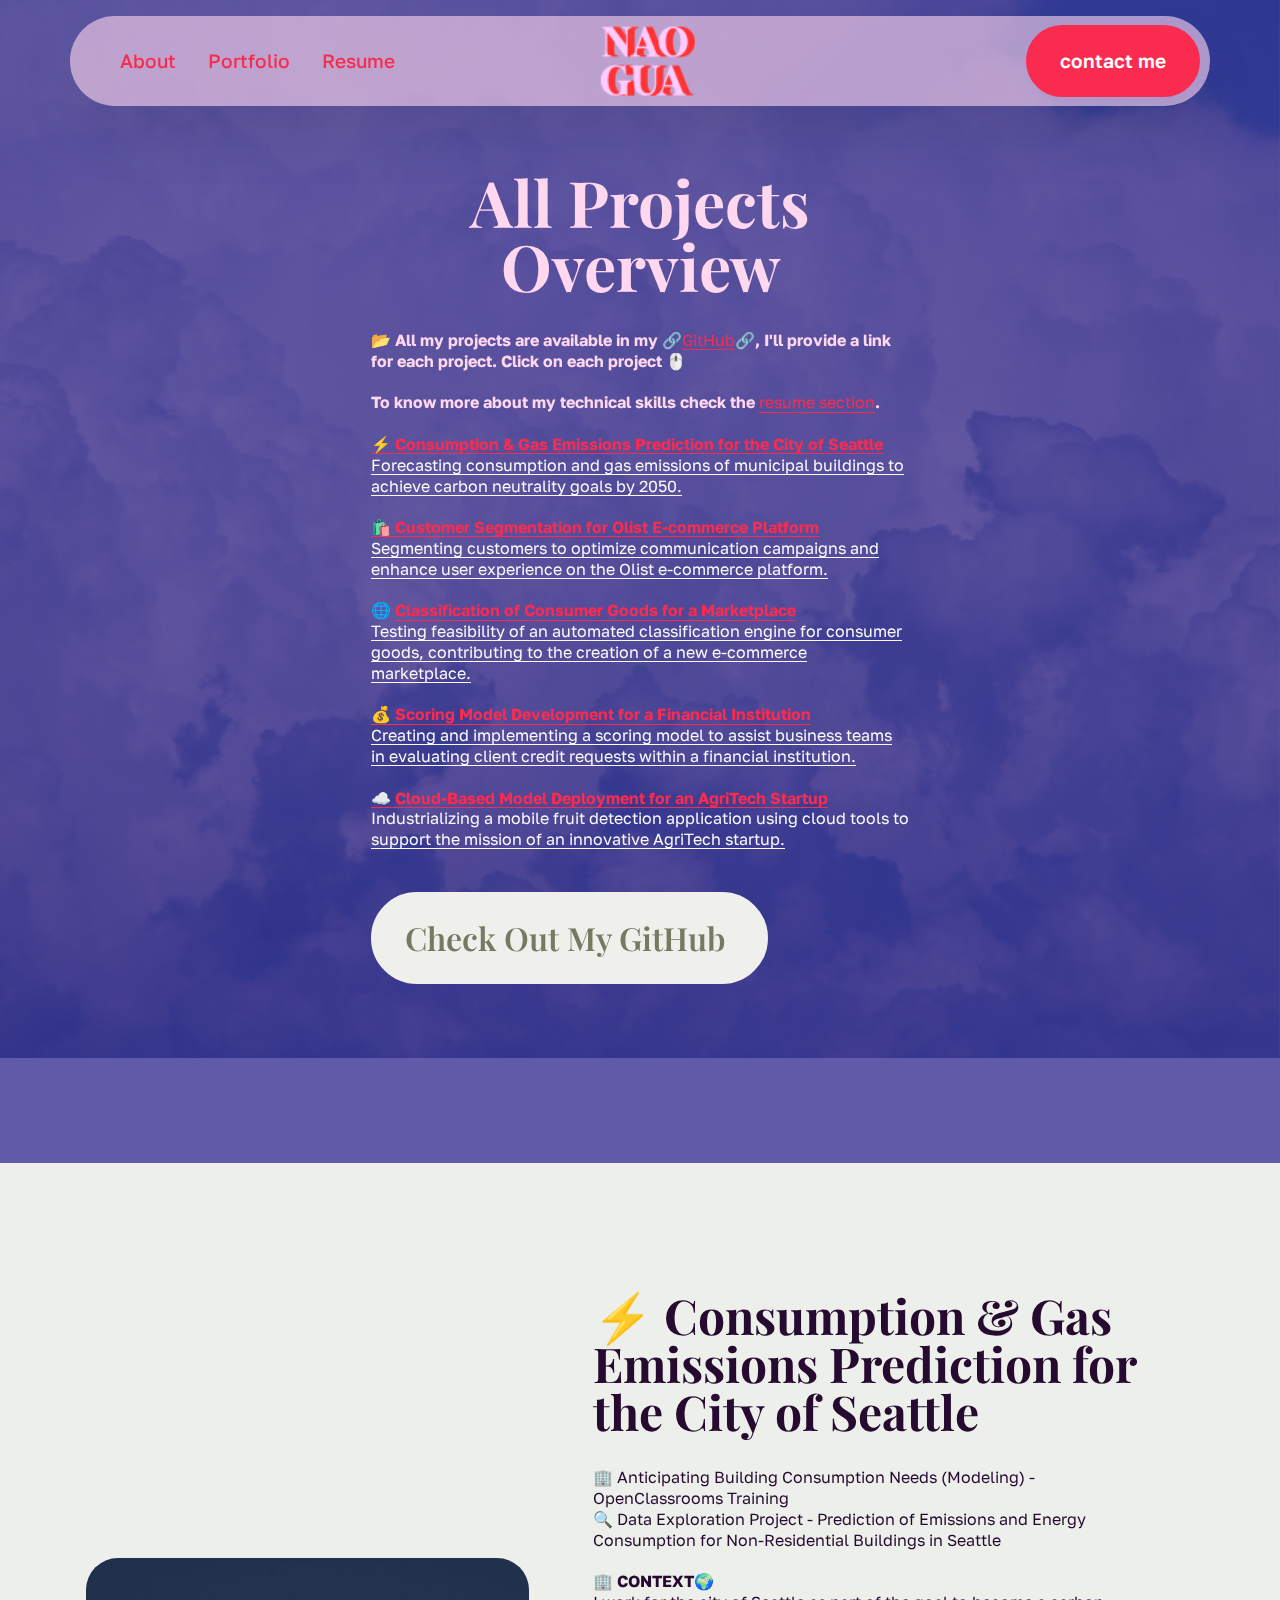
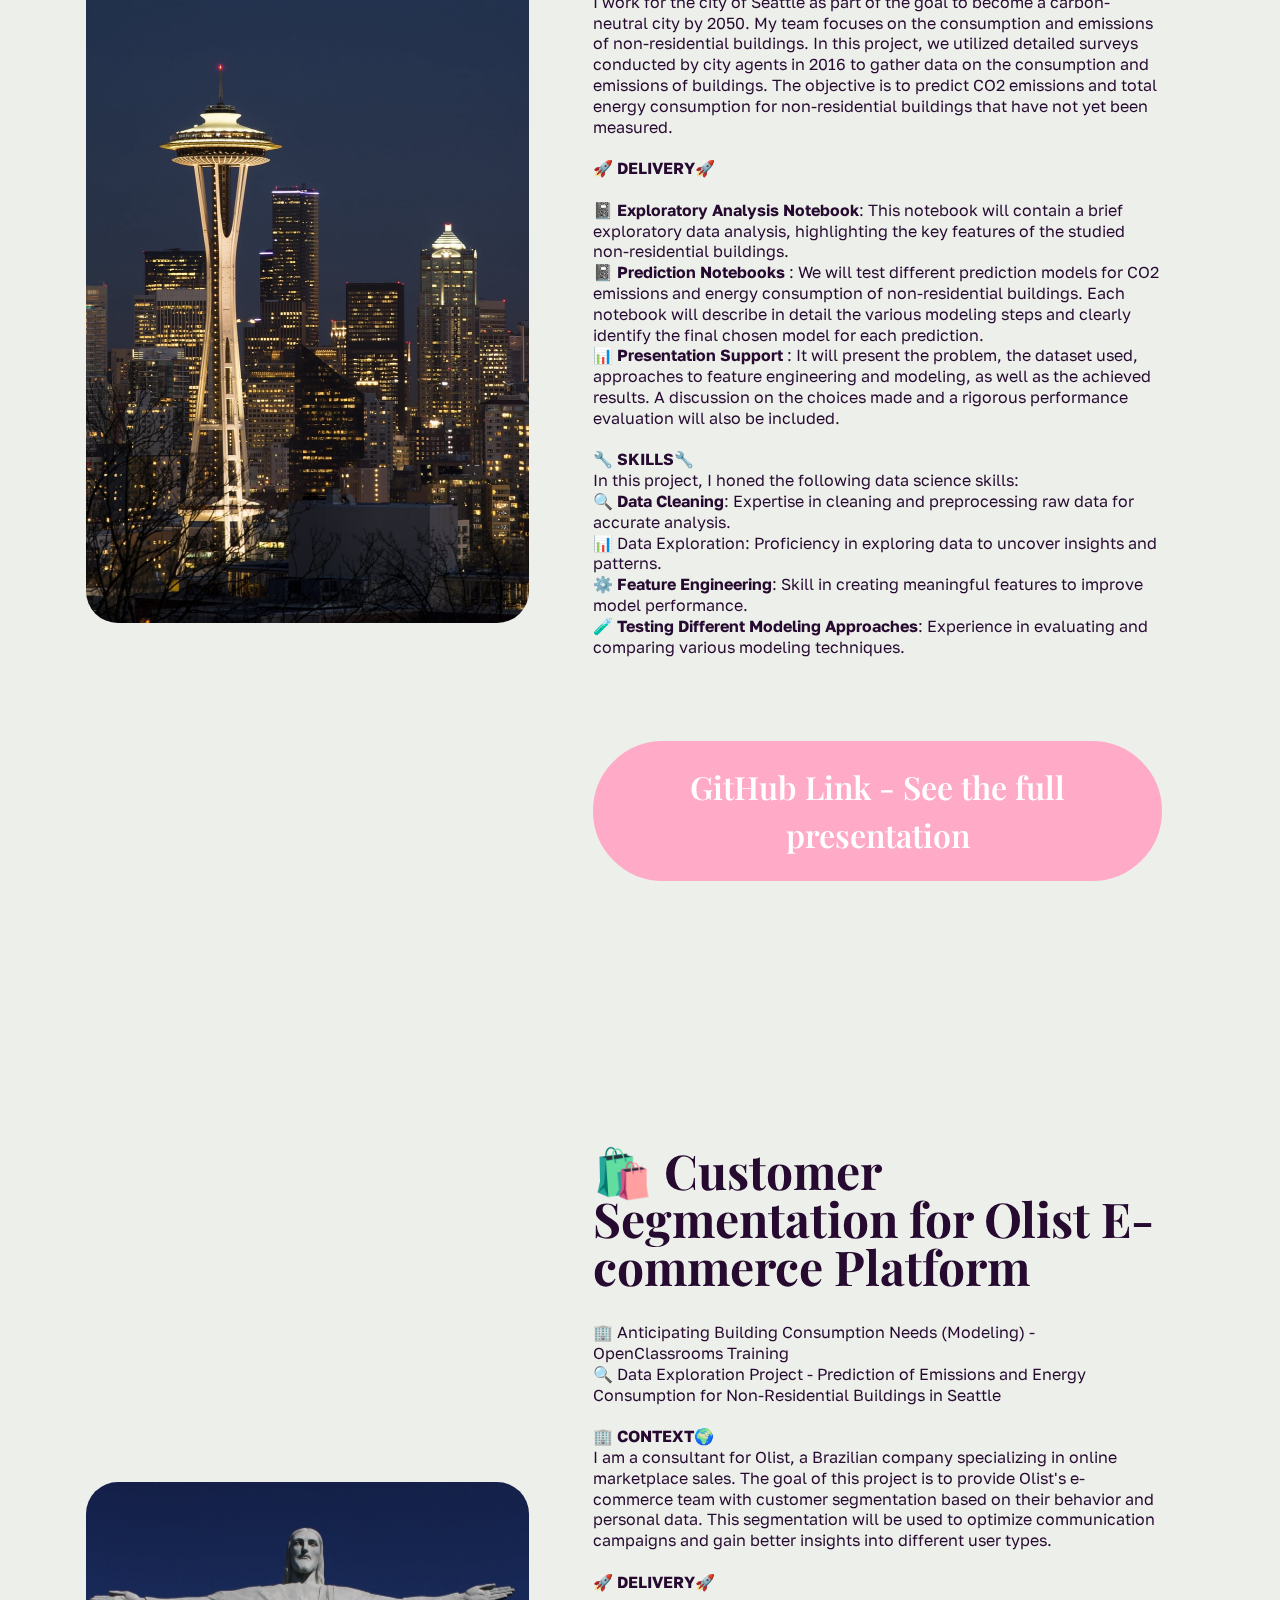
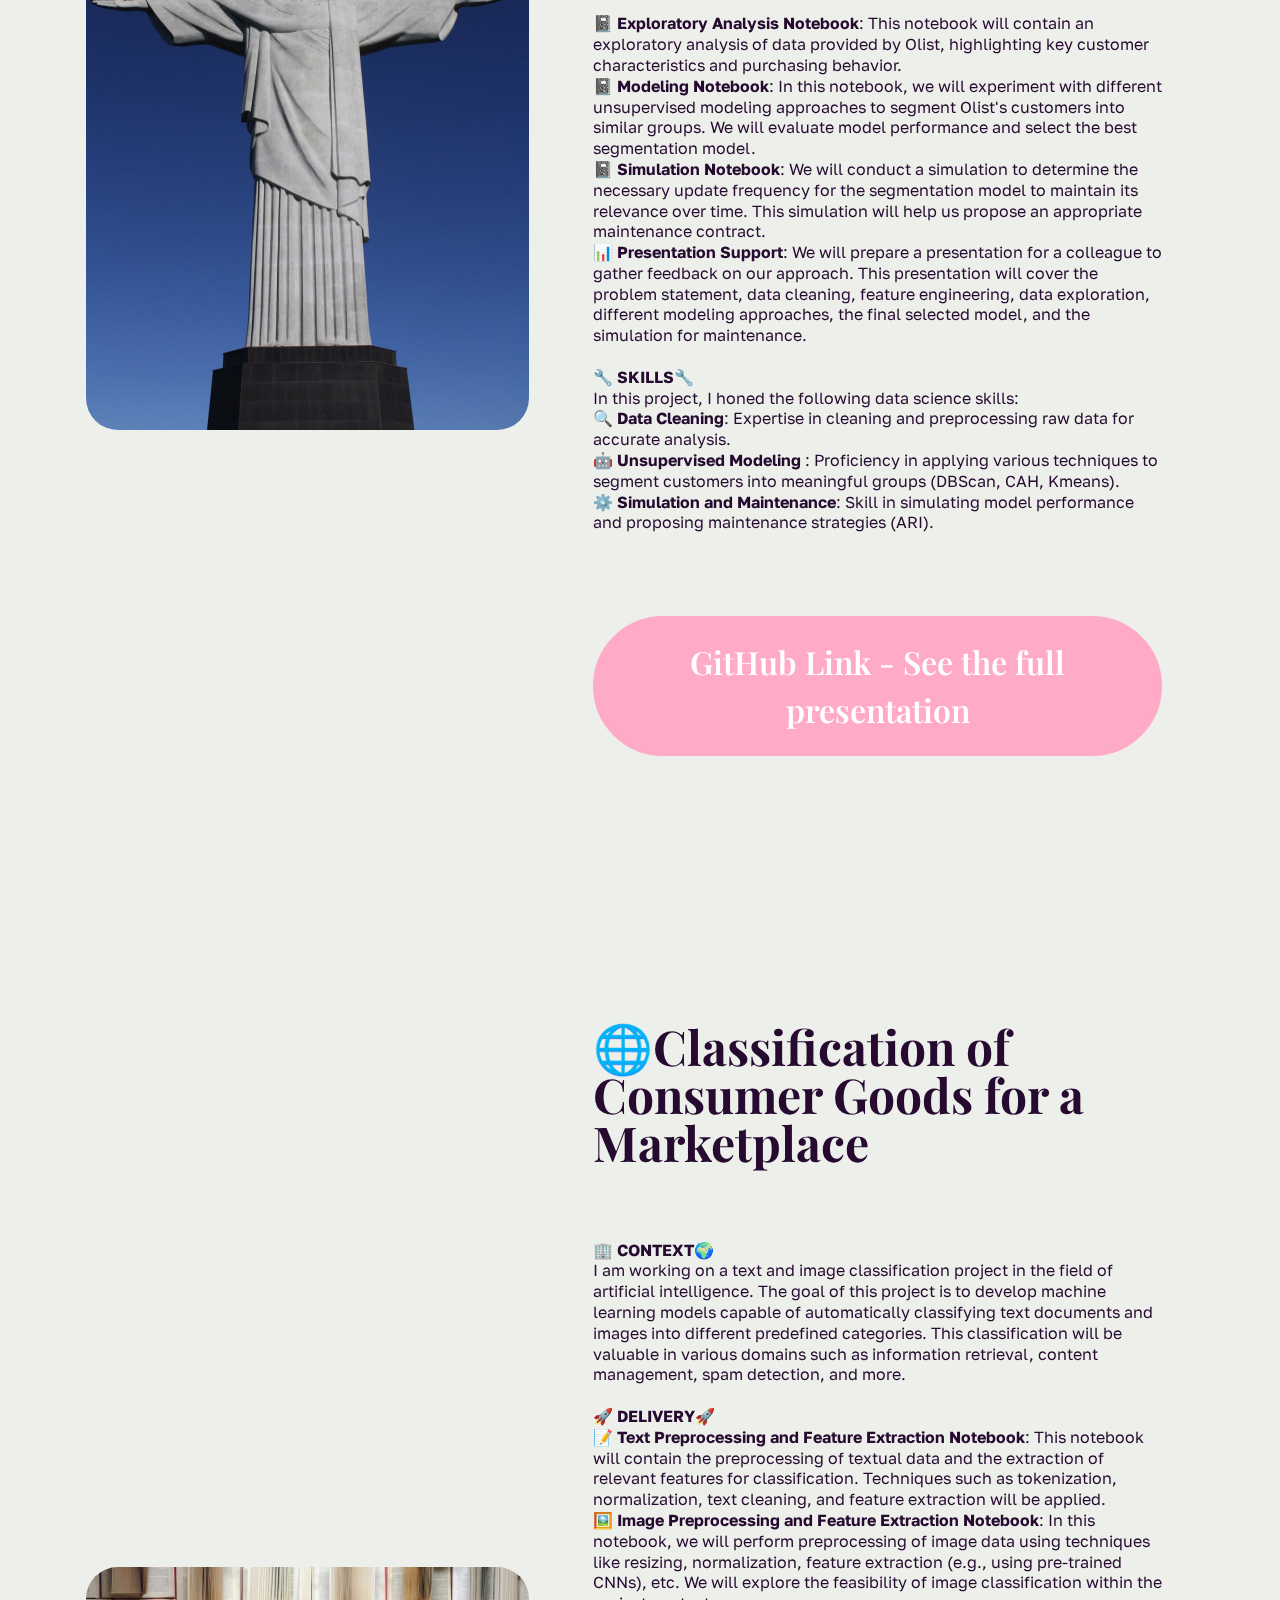
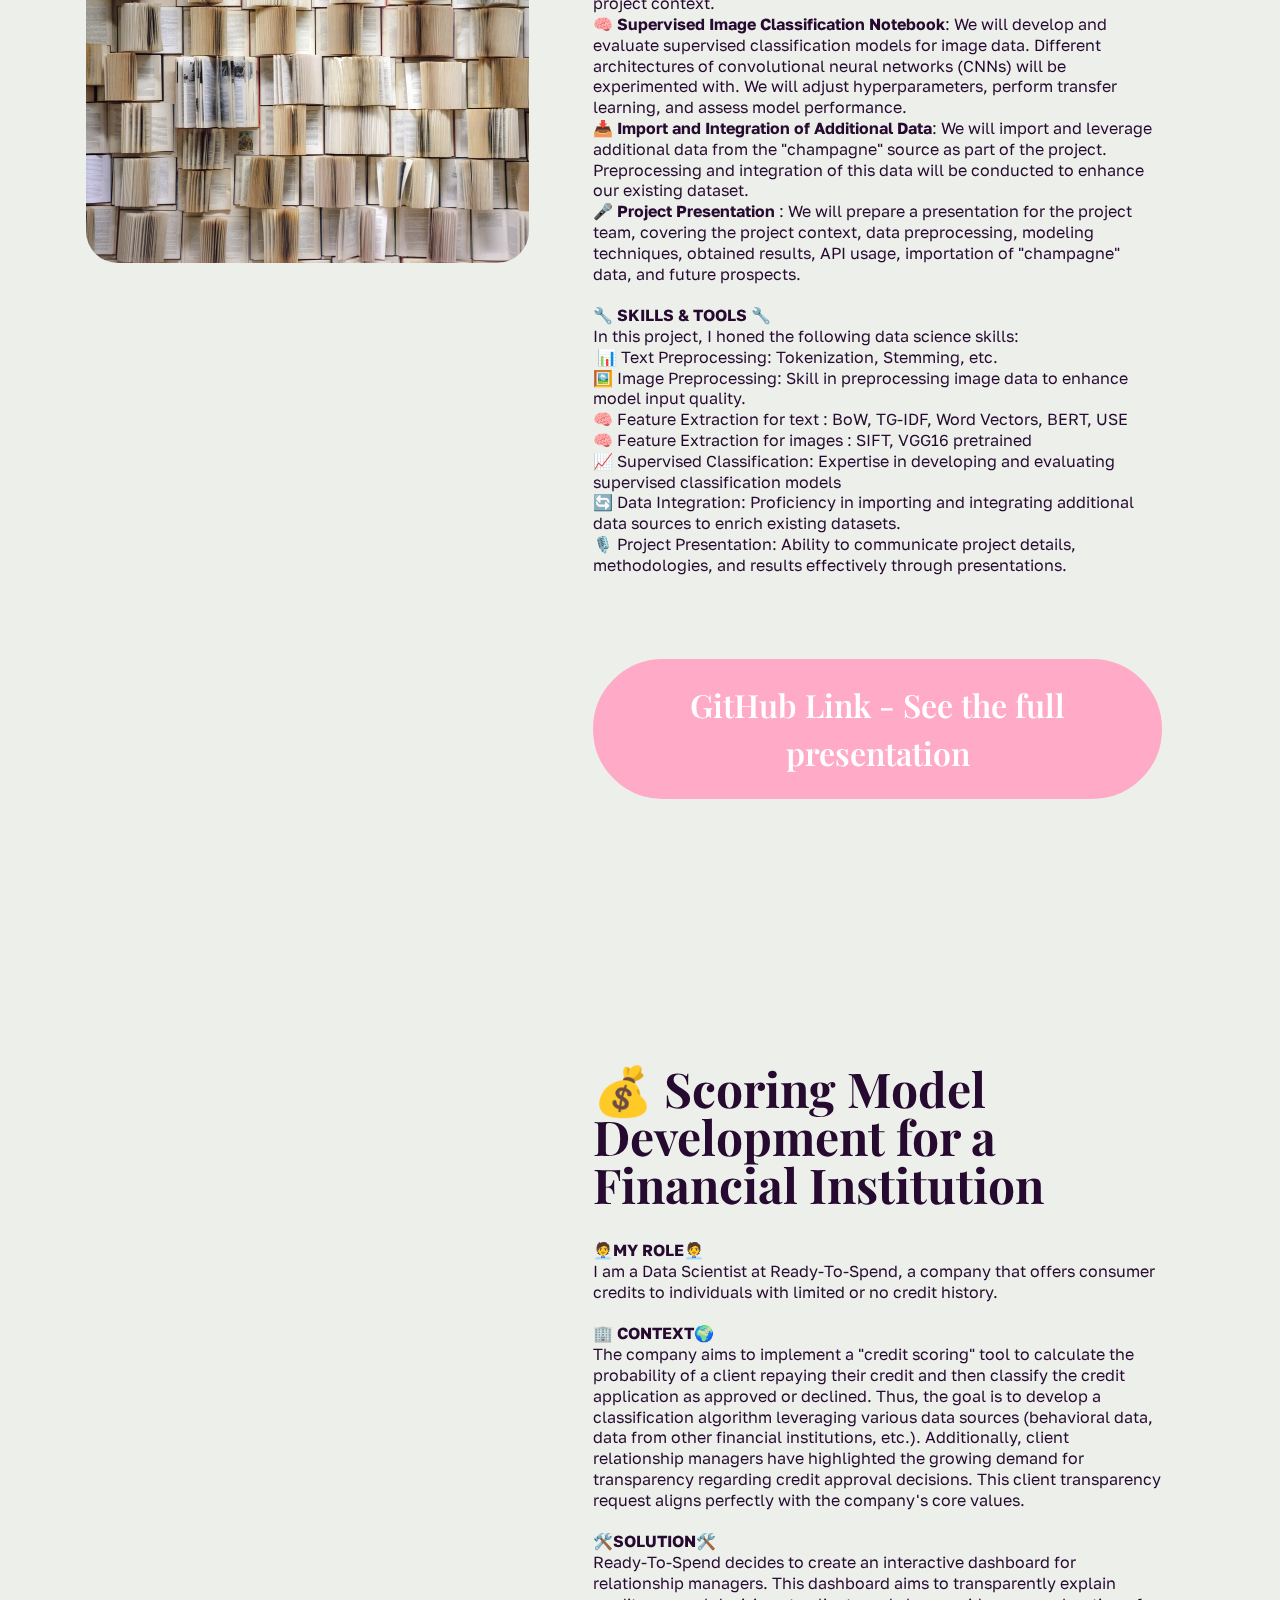
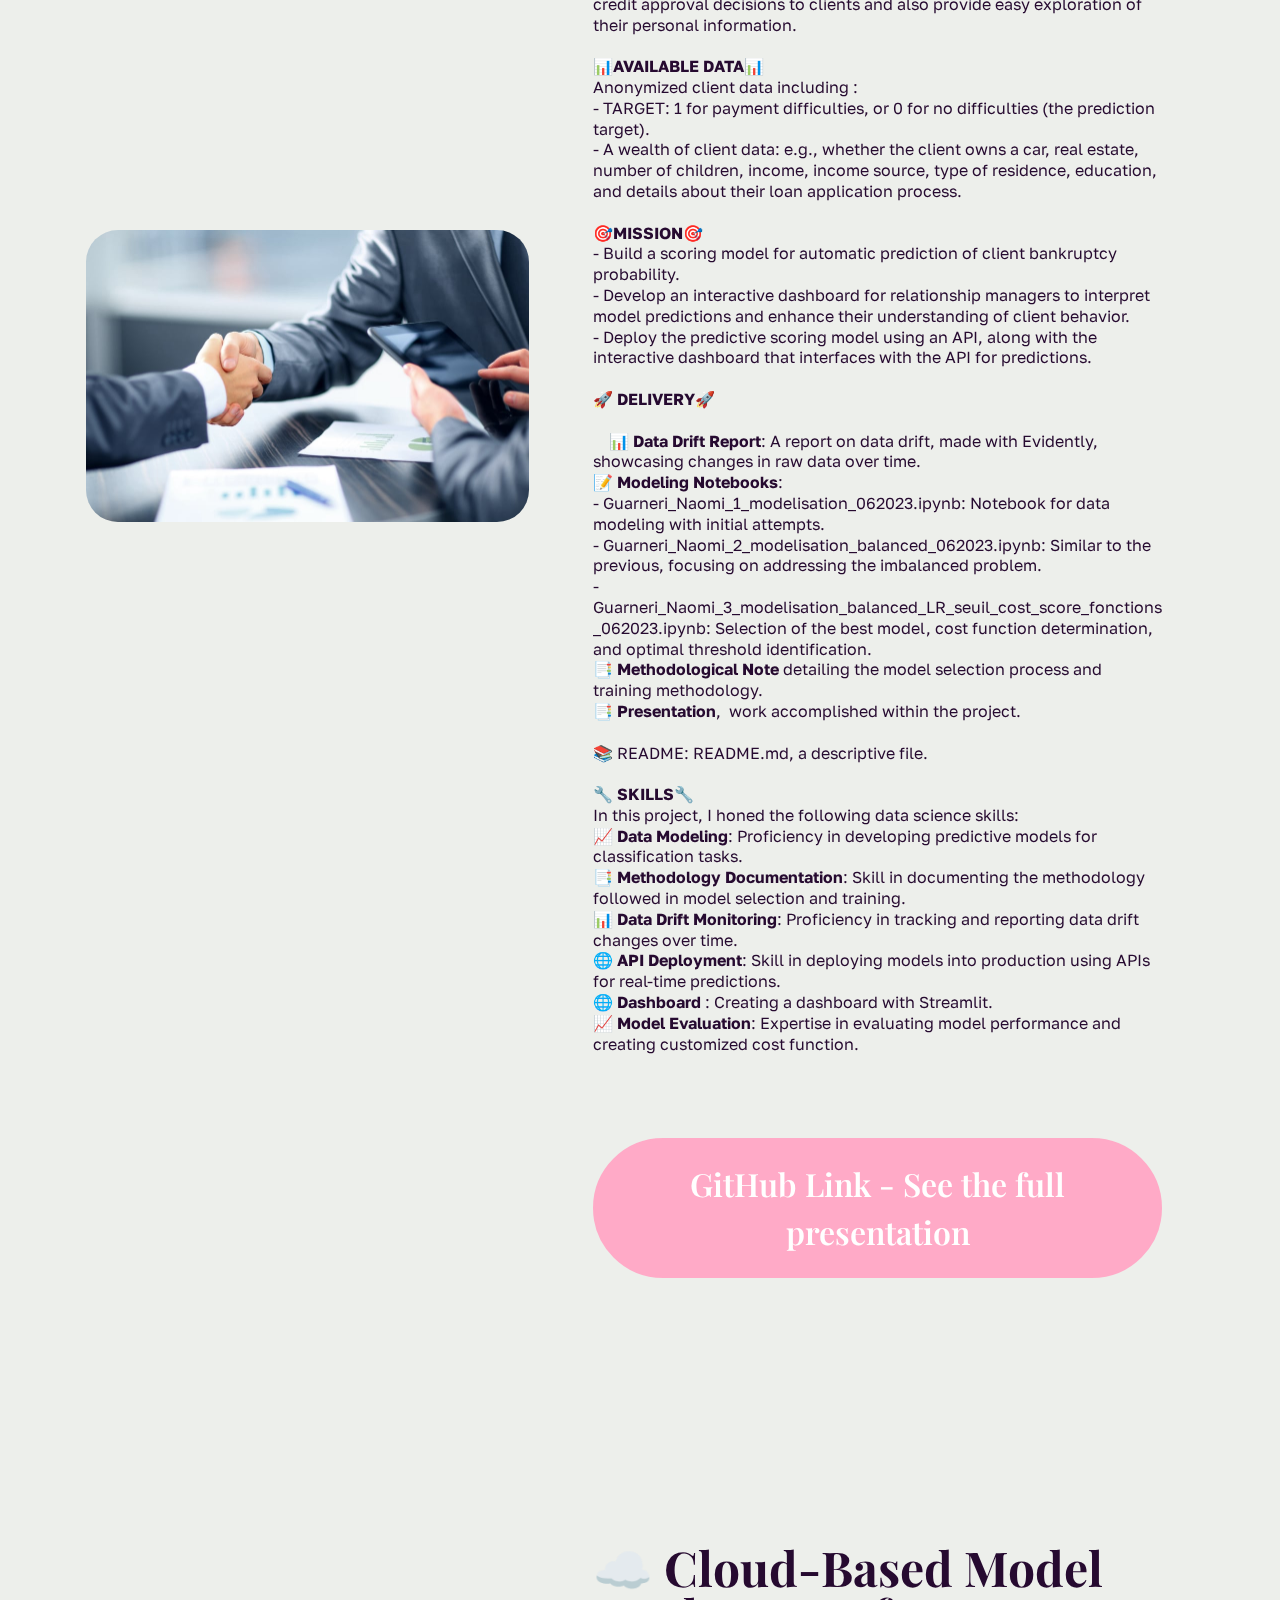
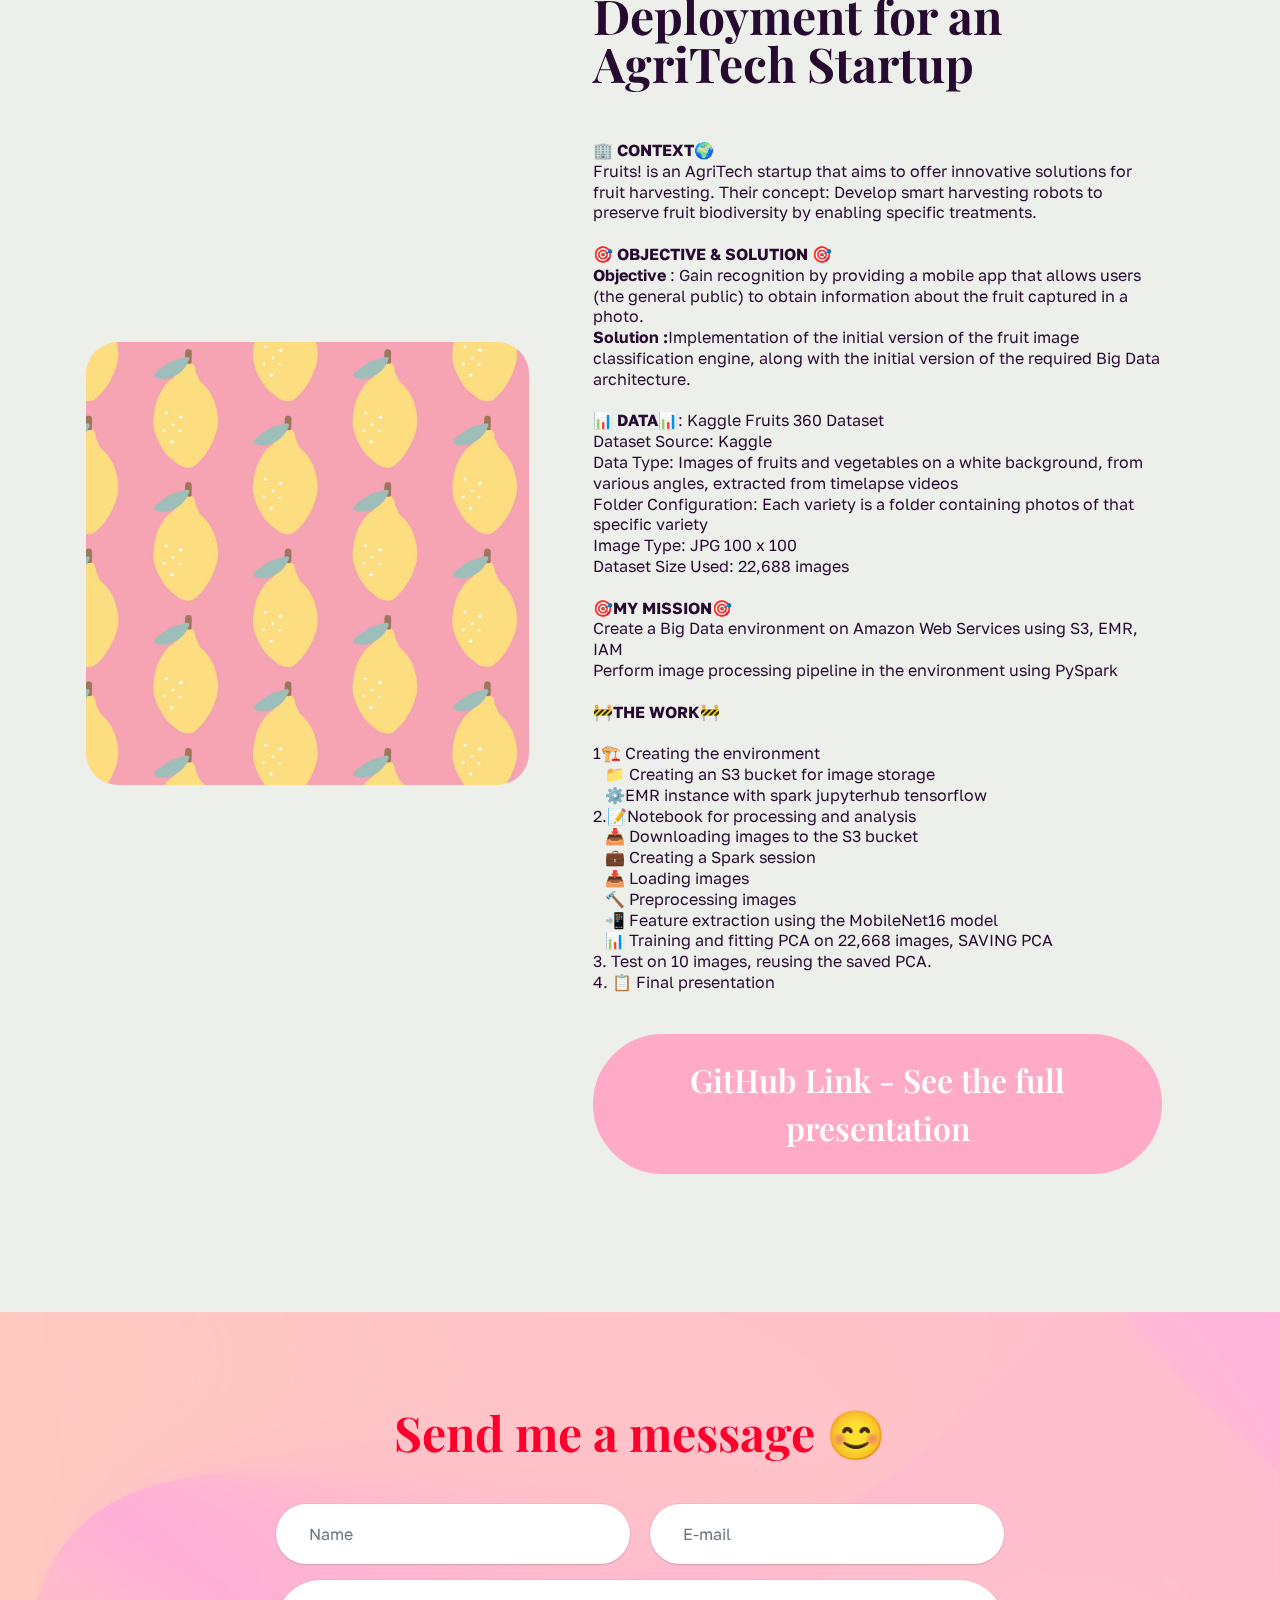
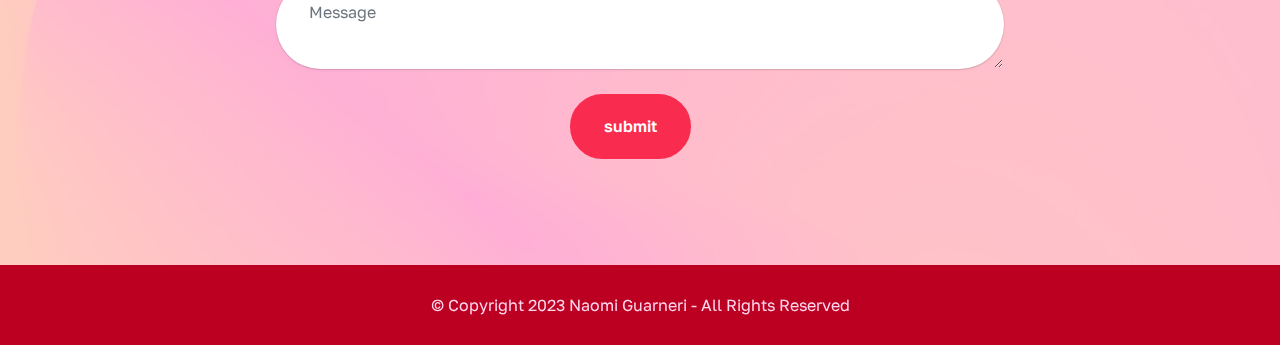
<file: portfolio.html>
<!DOCTYPE html>
<html  >
<head>
  <!-- Site made with Mobirise Website Builder v5.9.0, https://mobirise.com -->
  <meta charset="UTF-8">
  <meta http-equiv="X-UA-Compatible" content="IE=edge">
  <meta name="generator" content="Mobirise v5.9.0, mobirise.com">
  <meta name="twitter:card" content="summary_large_image"/>
  <meta name="twitter:image:src" content="assets/images/portfolio-meta.png">
  <meta property="og:image" content="assets/images/portfolio-meta.png">
  <meta name="twitter:title" content="Naomi Guarneri - Portfolio">
  <meta name="viewport" content="width=device-width, initial-scale=1, minimum-scale=1">
  <link rel="shortcut icon" href="assets/images/asset-2-resized-70x51.png" type="image/x-icon">
  <meta name="description" content="Inquisitive Data Scientist 🧪 with a Broad Spectrum of Interests, Dedicated to Solving Complex Problems and Promoting Sustainability 🌱">
  
  
  <title>Naomi Guarneri - Portfolio</title>
  <link rel="stylesheet" href="assets/web/assets/mobirise-icons2/mobirise2.css">
  <link rel="stylesheet" href="assets/bootstrap/css/bootstrap.min.css">
  <link rel="stylesheet" href="assets/bootstrap/css/bootstrap-grid.min.css">
  <link rel="stylesheet" href="assets/bootstrap/css/bootstrap-reboot.min.css">
  <link rel="stylesheet" href="assets/parallax/jarallax.css">
  <link rel="stylesheet" href="assets/dropdown/css/style.css">
  <link rel="stylesheet" href="assets/theme/css/style.css">
  <link rel="preload" href="https://fonts.googleapis.com/css?family=Playfair+Display:400,500,600,700,800,900,400i,500i,600i,700i,800i,900i&display=swap" as="style" onload="this.onload=null;this.rel='stylesheet'">
  <noscript><link rel="stylesheet" href="https://fonts.googleapis.com/css?family=Playfair+Display:400,500,600,700,800,900,400i,500i,600i,700i,800i,900i&display=swap"></noscript>
  <link rel="preload" href="https://fonts.googleapis.com/css?family=Golos+Text:400,500,600,700,800,900&display=swap" as="style" onload="this.onload=null;this.rel='stylesheet'">
  <noscript><link rel="stylesheet" href="https://fonts.googleapis.com/css?family=Golos+Text:400,500,600,700,800,900&display=swap"></noscript>
  <link rel="preload" as="style" href="assets/mobirise/css/mbr-additional.css"><link rel="stylesheet" href="assets/mobirise/css/mbr-additional.css" type="text/css">

  
  
  
</head>
<body>
  
  <section data-bs-version="5.1" class="menu menu3 cid-tN4fJZh9mM" once="menu" id="menu03-w">
	

	<nav class="navbar navbar-dropdown navbar-expand-lg">
		<div class="container">
			<div class="navbar-brand">
				<span class="navbar-logo">
					<a href="https://naomigua.github.io">
						<img src="assets/images/asset-2-resized-70x51.png" alt="naogua" style="height: 4.3rem;">
					</a>
				</span>
				
			</div>
			<button class="navbar-toggler" type="button" data-toggle="collapse" data-bs-toggle="collapse" data-target="#navbarSupportedContent" data-bs-target="#navbarSupportedContent" aria-controls="navbarNavAltMarkup" aria-expanded="false" aria-label="Toggle navigation">
				<div class="hamburger">
					<span></span>
					<span></span>
					<span></span>
					<span></span>
				</div>
			</button>
			<div class="collapse navbar-collapse" id="navbarSupportedContent">
				<ul class="navbar-nav nav-dropdown" data-app-modern-menu="true"><li class="nav-item">
						<a class="nav-link link text-primary show display-4" href="index.html" aria-expanded="false">About</a>
					</li><li class="nav-item"><a class="nav-link link text-primary display-4" href="portfolio.html">Portfolio</a></li><li class="nav-item"><a class="nav-link link text-primary display-4" href="resume.html">Resume</a></li></ul>
				
				<div class="navbar-buttons mbr-section-btn"><a class="btn btn-secondary display-4" href="index.html#form02-4">contact me</a></div>
			</div>
		</div>
	</nav>
</section>

<section data-bs-version="5.1" class="header10 cid-tN4fJW9rLN mbr-parallax-background" id="header10-t">
  
  <div class="mbr-overlay"></div>
  <div class="container">
    <div class="row">
      <div class="content-wrap col-12 col-md-6">
        <h1 class="mbr-section-title mbr-fonts-style mbr-white mb-4 display-1"><strong>All Projects Overview</strong></h1>
        
        <p class="mbr-fonts-style mbr-text mbr-white mb-4 display-7">📂<strong> All my projects are available in my<em>&nbsp;</em>🔗<em><a href="https://github.com/naomigua" class="text-primary" target="_blank">GitHub</a></em>🔗, I'll provide a link for each project. Click on each project&nbsp;</strong>🖱️<br><br><strong>To know more about my technical skills check the <a href="resume.html" class="text-primary">resume section</a>.<br></strong><br><a href="portfolio.html#article02-v" class="text-primary">⚡<strong> </strong></a><a href="portfolio.html#article02-v" class="text-primary"><strong>Consumption &amp; Gas Emissions Prediction for the City of Seattle</strong></a><br><a href="portfolio.html#article02-v" class="text-white">Forecasting consumption and gas emissions of municipal buildings to achieve carbon neutrality goals by 2050.</a><br><br><a href="portfolio.html#article02-14" class="text-primary">🛍️ </a><a href="portfolio.html#article02-14" class="text-primary"><strong>Customer Segmentation for Olist E-commerce Platform
</strong></a><br><a href="portfolio.html#article02-14" class="text-white">Segmenting customers to optimize communication campaigns and enhance user experience on the Olist e-commerce platform.</a><br><br><strong>🌐<b> <a href="portfolio.html#article02-15" class="text-primary"><b>Classification of Consumer Goods for a Marketplace</b></a></b></strong><br><a href="portfolio.html#article02-15" class="text-white">Testing feasibility of an automated classification engine for consumer goods, contributing to the creation of a new e-commerce marketplace.</a>
<br>
<br><strong><a href="portfolio.html#article02-16" class="text-primary">💰 <b>Scoring Model Development for a Financial Institution
</b></a></strong><br><a href="portfolio.html#article02-16" class="text-white">Creating and implementing a scoring model to assist business teams in evaluating client credit requests within a financial institution.</a>
<br>
<br><strong><a href="portfolio.html#article02-17" class="text-primary">☁️ <b>Cloud-Based Model Deployment for an AgriTech Startup
</b></a></strong><br><a href="portfolio.html#article02-17" class="text-white">Industrializing a mobile fruit detection application using cloud tools to support the mission of an innovative AgriTech startup.</a><br>
        </p>
        <div class="mbr-section-btn"><a class="btn btn-white display-5" href="https://github.com/naomigua/" target="_blank">Check Out My GitHub&nbsp;</a></div>
      </div>
    </div>
  </div>
</section>

<section data-bs-version="5.1" class="article2 cid-tN4fJYpVy2" id="article02-v">
	

	
	

	<div class="container">
		<div class="row justify-content-center">
			<div class="col-12 col-md-12 col-lg-5 image-wrapper">
				<img class="w-100" src="assets/images/mbr-886x1329.jpg" alt="Seattle">
			</div>
			<div class="col-12 col-md-12 col-lg">
				<div class="text-wrapper align-left">
					<h1 class="mbr-section-title mbr-fonts-style mb-4 display-2"><strong>⚡ Consumption &amp; Gas Emissions Prediction for the City of Seattle</strong></h1>
					<p class="mbr-text align-left mbr-fonts-style mb-4 display-7">🏢 Anticipating Building Consumption Needs (Modeling) - OpenClassrooms Training<br>🔍 Data Exploration Project - Prediction of Emissions and Energy Consumption for Non-Residential Buildings in Seattle<br>
<br><strong>🏢 CONTEXT🌍<br></strong>I work for the city of Seattle as part of the goal to become a carbon-neutral city by 2050. My team focuses on the consumption and emissions of non-residential buildings. In this project, we utilized detailed surveys conducted by city agents in 2016 to gather data on the consumption and emissions of buildings. The objective is to predict CO2 emissions and total energy consumption for non-residential buildings that have not yet been measured.<br><strong><br></strong>🚀&nbsp;<strong>DELIVERY🚀</strong><br><br>📓 <strong>Exploratory Analysis Notebook</strong>: This notebook will contain a brief exploratory data analysis, highlighting the key features of the studied non-residential buildings.<br>📓 <strong>Prediction Notebooks&nbsp;</strong>: We will test different prediction models for CO2 emissions and energy consumption of non-residential buildings. Each notebook will describe in detail the various modeling steps and clearly identify the final chosen model for each prediction.&nbsp;<br>📊<strong> Presentation Support </strong>: It will present the problem, the dataset used, approaches to feature engineering and modeling, as well as the achieved results. A discussion on the choices made and a rigorous performance evaluation will also be included.<br><br>🔧 <strong>SKILLS</strong>🔧<br>In this project, I honed the following data science skills:<br>🔍<strong> Data Cleaning</strong>: Expertise in cleaning and preprocessing raw data for accurate analysis.<br>📊 Data Exploration: Proficiency in exploring data to uncover insights and patterns.<br>⚙️<strong> Feature Engineering</strong>: Skill in creating meaningful features to improve model performance.<br>🧪 <strong>Testing Different Modeling Approaches</strong>: Experience in evaluating and comparing various modeling techniques.<br><br><br></p>
					<div class="mbr-section-btn align-left mt-3"><a class="btn btn-warning display-5" href="https://github.com/naomigua/OC-Training-DS-4/blob/main/Guarneri_Naomi_4_presentation_022023.pdf" target="_blank">GitHub Link - See the full presentation</a></div>
				</div>
			</div>
		</div>
	</div>
</section>

<section data-bs-version="5.1" class="article2 cid-tN50dnGH0l" id="article02-14">
	

	
	

	<div class="container">
		<div class="row justify-content-center">
			<div class="col-12 col-md-12 col-lg-5 image-wrapper">
				<img class="w-100" src="assets/images/mbr-886x1097.jpg" alt="Brazil">
			</div>
			<div class="col-12 col-md-12 col-lg">
				<div class="text-wrapper align-left">
					<h1 class="mbr-section-title mbr-fonts-style mb-4 display-2"><strong>🛍️ Customer Segmentation for Olist E-commerce Platform</strong></h1>
					<p class="mbr-text align-left mbr-fonts-style mb-4 display-7">🏢 Anticipating Building Consumption Needs (Modeling) - OpenClassrooms Training<br>🔍 Data Exploration Project - Prediction of Emissions and Energy Consumption for Non-Residential Buildings in Seattle<br>
<br><strong>🏢 CONTEXT🌍<br></strong>I am a consultant for Olist, a Brazilian company specializing in online marketplace sales. The goal of this project is to provide Olist's e-commerce team with customer segmentation based on their behavior and personal data. This segmentation will be used to optimize communication campaigns and gain better insights into different user types.<br><strong><br></strong>🚀&nbsp;<strong>DELIVERY🚀</strong><br><br>📓 <strong>Exploratory Analysis Notebook</strong>: This notebook will contain an exploratory analysis of data provided by Olist, highlighting key customer characteristics and purchasing behavior.<br>📓 <strong>Modeling Notebook</strong>: In this notebook, we will experiment with different unsupervised modeling approaches to segment Olist's customers into similar groups. We will evaluate model performance and select the best segmentation model.<br>📓 <strong>Simulation Notebook</strong>: We will conduct a simulation to determine the necessary update frequency for the segmentation model to maintain its relevance over time. This simulation will help us propose an appropriate maintenance contract.<br>📊 <strong>Presentation Support</strong>: We will prepare a presentation for a colleague to gather feedback on our approach. This presentation will cover the problem statement, data cleaning, feature engineering, data exploration, different modeling approaches, the final selected model, and the simulation for maintenance.<br><br>🔧 <strong>SKILLS</strong>🔧<br>In this project, I honed the following data science skills:<br>🔍<strong> Data Cleaning</strong>: Expertise in cleaning and preprocessing raw data for accurate analysis.<br>🤖&nbsp;<strong>Unsupervised Modeling&nbsp;</strong>: Proficiency in applying various techniques to segment customers into meaningful groups (DBScan, CAH, Kmeans).<br>⚙️<strong>&nbsp;Simulation and Maintenance</strong>: Skill in simulating model performance and proposing maintenance strategies (ARI).<br><br><br></p>
					<div class="mbr-section-btn align-left mt-3"><a class="btn btn-warning display-5" href="https://github.com/naomigua/OC-Training-DS-5/blob/main/Guarneri_Naomi_5_presentation_032023.pdf" target="_blank">GitHub Link - See the full presentation</a></div>
				</div>
			</div>
		</div>
	</div>
</section>

<section data-bs-version="5.1" class="article2 cid-tN50ebsTfr" id="article02-15">
	

	
	

	<div class="container">
		<div class="row justify-content-center">
			<div class="col-12 col-md-12 col-lg-5 image-wrapper">
				<img class="w-100" src="assets/images/mbr-1-886x591.jpg" alt="Text">
			</div>
			<div class="col-12 col-md-12 col-lg">
				<div class="text-wrapper align-left">
					<h1 class="mbr-section-title mbr-fonts-style mb-4 display-2"><strong>🌐Classification of Consumer Goods for a Marketplace</strong></h1>
					<p class="mbr-text align-left mbr-fonts-style mb-4 display-7"><br>
<br><strong>🏢 CONTEXT🌍<br></strong>I am working on a text and image classification project in the field of artificial intelligence. The goal of this project is to develop machine learning models capable of automatically classifying text documents and images into different predefined categories. This classification will be valuable in various domains such as information retrieval, content management, spam detection, and more.<br><strong><br></strong>🚀&nbsp;<strong>DELIVERY🚀</strong><br>📝 <strong>Text Preprocessing and Feature Extraction Notebook</strong>: This notebook will contain the preprocessing of textual data and the extraction of relevant features for classification. Techniques such as tokenization, normalization, text cleaning, and feature extraction will be applied.<br>    🖼️ <strong>Image Preprocessing and Feature Extraction Notebook</strong>: In this notebook, we will perform preprocessing of image data using techniques like resizing, normalization, feature extraction (e.g., using pre-trained CNNs), etc. We will explore the feasibility of image classification within the project context.<br>    🧠 <strong>Supervised Image Classification Notebook</strong>: We will develop and evaluate supervised classification models for image data. Different architectures of convolutional neural networks (CNNs) will be experimented with. We will adjust hyperparameters, perform transfer learning, and assess model performance.<br>    📥 <strong>Import and Integration of Additional Data</strong>: We will import and leverage additional data from the "champagne" source as part of the project. Preprocessing and integration of this data will be conducted to enhance our existing dataset.<br>    🎤 <strong>Project Presentation&nbsp;</strong>: We will prepare a presentation for the project team, covering the project context, data preprocessing, modeling techniques, obtained results, API usage, importation of "champagne" data, and future prospects.<br><br>🔧 <strong>SKILLS &amp; TOOLS&nbsp;</strong>🔧<br>In this project, I honed the following data science skills:<br>&nbsp;📊 Text Preprocessing: Tokenization, Stemming, etc.<br>    🖼️ Image Preprocessing: Skill in preprocessing image data to enhance model input quality.<br>    🧠 Feature Extraction for text : BoW, TG-IDF, Word Vectors, BERT, USE<br>🧠 Feature Extraction for images : SIFT, VGG16 pretrained<br>    📈 Supervised Classification: Expertise in developing and evaluating supervised classification models<br>    🔄 Data Integration: Proficiency in importing and integrating additional data sources to enrich existing datasets.<br>    🎙️ Project Presentation: Ability to communicate project details, methodologies, and results effectively through presentations.<br><br><br></p>
					<div class="mbr-section-btn align-left mt-3"><a class="btn btn-warning display-5" href="https://github.com/naomigua/OC-Training-DS-6/blob/main/Guarneri_Naomi_6_presentation_052023.pdf" target="_blank">GitHub Link - See the full presentation</a></div>
				</div>
			</div>
		</div>
	</div>
</section>

<section data-bs-version="5.1" class="article2 cid-tN50eoIGJu" id="article02-16">
	

	
	

	<div class="container">
		<div class="row justify-content-center">
			<div class="col-12 col-md-12 col-lg-5 image-wrapper">
				<img class="w-100" src="assets/images/mbr-886x585.jpg" alt="credit ">
			</div>
			<div class="col-12 col-md-12 col-lg">
				<div class="text-wrapper align-left">
					<h1 class="mbr-section-title mbr-fonts-style mb-4 display-2"><strong>💰 Scoring Model Development for a Financial Institution</strong></h1>
					<p class="mbr-text align-left mbr-fonts-style mb-4 display-7">🧑‍💼<strong>MY ROLE</strong>🧑‍💼&nbsp;<br>I am a Data Scientist at Ready-To-Spend, a company that offers consumer credits to individuals with limited or no credit history.<br>
<br><strong>🏢 CONTEXT🌍</strong><br>The company aims to implement a "credit scoring" tool to calculate the probability of a client repaying their credit and then classify the credit application as approved or declined. Thus, the goal is to develop a classification algorithm leveraging various data sources (behavioral data, data from other financial institutions, etc.). Additionally, client relationship managers have highlighted the growing demand for transparency regarding credit approval decisions. This client transparency request aligns perfectly with the company's core values.
<br>
<br>🛠️<strong>SOLUTION</strong>🛠️
<br>Ready-To-Spend decides to create an interactive dashboard for relationship managers. This dashboard aims to transparently explain credit approval decisions to clients and also provide easy exploration of their personal information.
<br>
<br>📊<strong>AVAILABLE DATA</strong>📊
<br>Anonymized client data including :<br>- TARGET: 1 for payment difficulties, or 0 for no difficulties (the prediction target).
<br>- A wealth of client data: e.g., whether the client owns a car, real estate, number of children, income, income source, type of residence, education, and details about their loan application process.
<br>
<br> 🎯<strong>MISSION</strong>🎯
<br>- Build a scoring model for automatic prediction of client bankruptcy probability.
<br>- Develop an interactive dashboard for relationship managers to interpret model predictions and enhance their understanding of client behavior.
<br>- Deploy the predictive scoring model using an API, along with the interactive dashboard that interfaces with the API for predictions.<br><strong><br></strong>🚀&nbsp;<strong>DELIVERY🚀</strong><br><br>&nbsp; &nbsp; 📊 <strong>Data Drift Report</strong>: A report on data drift, made with Evidently, showcasing changes in raw data over time.<br>    📝 <strong>Modeling Notebooks</strong>:
<br>- Guarneri_Naomi_1_modelisation_062023.ipynb: Notebook for data modeling with initial attempts.
<br>- Guarneri_Naomi_2_modelisation_balanced_062023.ipynb: Similar to the previous, focusing on addressing the imbalanced problem.
<br>- Guarneri_Naomi_3_modelisation_balanced_LR_seuil_cost_score_fonctions_062023.ipynb: Selection of the best model, cost function determination, and optimal threshold identification.<br>    📑 <strong>Methodological Note</strong>&nbsp;detailing the model selection process and training methodology.<br>    📑 <strong>Presentation</strong>,&nbsp; work accomplished within the project.
<br>
<br>    📚 README: README.md, a descriptive file.<br><br>🔧 <strong>SKILLS</strong>🔧<br>In this project, I honed the following data science skills:<br>📈 <strong>Data Modeling</strong>: Proficiency in developing predictive models for classification tasks.<br>    📑 <strong>Methodology Documentation</strong>: Skill in documenting the methodology followed in model selection and training.<br>    📊 <strong>Data Drift Monitoring</strong>: Proficiency in tracking and reporting data drift changes over time.<br>    🌐 <strong>API Deployment</strong>: Skill in deploying models into production using APIs for real-time predictions.<br>🌐 <strong>Dashboard </strong>: Creating a dashboard with Streamlit.<br>    📈 <strong>Model Evaluation</strong>: Expertise in evaluating model performance and creating customized cost function.<br><br><br></p>
					<div class="mbr-section-btn align-left mt-3"><a class="btn btn-warning display-5" href="https://github.com/naomigua/OC-Training-DS-7/blob/main/Guarneri_Naomi_5_presentation_062023.pdf" target="_blank">GitHub Link - See the full presentation</a></div>
				</div>
			</div>
		</div>
	</div>
</section>

<section data-bs-version="5.1" class="article2 cid-tN50ez7G1Z" id="article02-17">
	

	
	

	<div class="container">
		<div class="row justify-content-center">
			<div class="col-12 col-md-12 col-lg-5 image-wrapper">
				<img class="w-100" src="assets/images/mbr-886x886.jpg" alt="Fruits">
			</div>
			<div class="col-12 col-md-12 col-lg">
				<div class="text-wrapper align-left">
					<h1 class="mbr-section-title mbr-fonts-style mb-4 display-2"><strong>☁️ Cloud-Based Model Deployment for an AgriTech Startup</strong></h1>
					<p class="mbr-text align-left mbr-fonts-style mb-4 display-7"><br><strong>🏢 CONTEXT🌍<br></strong>Fruits! is an AgriTech startup that aims to offer innovative solutions for fruit harvesting. Their concept: Develop smart harvesting robots to preserve fruit biodiversity by enabling specific treatments.<br><br>🎯 <strong>OBJECTIVE &amp; SOLUTION&nbsp;</strong>🎯<br><strong>Objective </strong>: Gain recognition by providing a mobile app that allows users (the general public) to obtain information about the fruit captured in a photo.<br><strong>Solution :</strong>Implementation of the initial version of the fruit image classification engine, along with the initial version of the required Big Data architecture.<br><br>📊 <strong>DATA</strong>📊: Kaggle Fruits 360 Dataset<br>Dataset Source: Kaggle
<br>Data Type: Images of fruits and vegetables on a white background, from various angles, extracted from timelapse videos
<br>Folder Configuration: Each variety is a folder containing photos of that specific variety
<br>Image Type: JPG 100 x 100
<br>Dataset Size Used: 22,688 images<br><br>🎯<strong>MY MISSION</strong>🎯&nbsp;<br>Create a Big Data environment on Amazon Web Services using S3, EMR, IAM
<br>Perform image processing pipeline in the environment using PySpark<br><strong><br></strong>🚧<strong>THE WORK</strong>🚧&nbsp;<br><br>1🏗️ Creating the environment <br>&nbsp; &nbsp;📁 Creating an S3 bucket for image storage<br>&nbsp; &nbsp;⚙️EMR instance with spark jupyterhub tensorflow&nbsp;<br>2.📝Notebook for processing and analysis
<br>&nbsp; &nbsp;📥 Downloading images to the S3 bucket
<br>&nbsp; &nbsp;💼 Creating a Spark session
<br>&nbsp; &nbsp;📥 Loading images
<br>&nbsp; &nbsp;🔨 Preprocessing images
<br>&nbsp; &nbsp;📲 Feature extraction using the MobileNet16 model<br>&nbsp; &nbsp;📊 Training and fitting PCA on 22,668 images, SAVING PCA<br>3. Test on 10 images, reusing the saved PCA.<br>4. 📋 Final presentation<br></p>
					<div class="mbr-section-btn align-left mt-3"><a class="btn btn-warning display-5" href="https://github.com/naomigua/OC-Training-DS-8/blob/main/Guarneri_Naomi_8_presentation_072023.pdf" target="_blank">GitHub Link - See the full presentation</a></div>
				</div>
			</div>
		</div>
	</div>
</section>

<section data-bs-version="5.1" class="form5 cid-tN4fK18zqF" id="form02-y">
    
    <div class="mbr-overlay"></div>
    <div class="container">
        <div class="mbr-section-head mb-5">
            <h3 class="mbr-section-title mbr-fonts-style align-center mb-0 display-2"><strong>Send me a message 😊</strong></h3>
            
        </div>
        <div class="row justify-content-center mt-4">
            <div class="col-lg-8 mx-auto mbr-form" data-form-type="formoid">
                <form action="https://mobirise.eu/" method="POST" class="mbr-form form-with-styler" data-form-title="Form Name"><input type="hidden" name="email" data-form-email="true" value="pnummUhbRFA5FBcPYs9epz13to1TY28OZtO1cSNTYB/HHBZiUs/lgQ3WJ5geBLLg0iYIz09c8519RfcgYdLXmP1YNdQw8d+loBJ/0o2kYwp1NQ62km7I/IFguE2k0iUx">
                    <div class="row">
                        <div hidden="hidden" data-form-alert="" class="alert alert-success col-12">Thanks for your message 😊</div>
                        <div hidden="hidden" data-form-alert-danger="" class="alert alert-danger col-12">
                            Oops...! some problem!
                        </div>
                    </div>
                    <div class="dragArea row">
                        <div class="col-md col-sm-12 form-group mb-3" data-for="name">
                            <input type="text" name="name" placeholder="Name" data-form-field="name" class="form-control" value="" id="name-form02-y">
                        </div>
                        <div class="col-md col-sm-12 form-group mb-3" data-for="email">
                            <input type="email" name="email" placeholder="E-mail" data-form-field="email" class="form-control" value="" id="email-form02-y">
                        </div>
                        
                        <div class="col-12 form-group mb-3" data-for="textarea">
                            <textarea name="textarea" placeholder="Message" data-form-field="textarea" class="form-control" id="textarea-form02-y"></textarea>
                        </div>
                        <div class="col-lg-12 col-md-12 col-sm-12 align-center mbr-section-btn"><button type="submit" class="btn btn-primary display-7">submit</button></div>
                    </div>
                </form>
            </div>
        </div>
    </div>
</section>

<section data-bs-version="5.1" class="footer4 cid-tN4fK21Kyd" once="footers" id="footer04-z">

    

    

    <div class="container">
        <div class="media-container-row align-center mbr-white">
            <div class="col-12">
                <p class="mbr-text mb-0 mbr-fonts-style display-7">
                    © Copyright 2023 Naomi Guarneri - All Rights Reserved
                </p>
            </div>
        </div>
    </div>
</section>


<script src="assets/bootstrap/js/bootstrap.bundle.min.js"></script>
  <script src="assets/parallax/jarallax.js"></script>
  <script src="assets/smoothscroll/smooth-scroll.js"></script>
  <script src="assets/ytplayer/index.js"></script>
  <script src="assets/dropdown/js/navbar-dropdown.js"></script>
  <script src="assets/theme/js/script.js"></script>
  <script src="assets/formoid/formoid.min.js"></script>
  
  
  
</body>
</html>
</file>
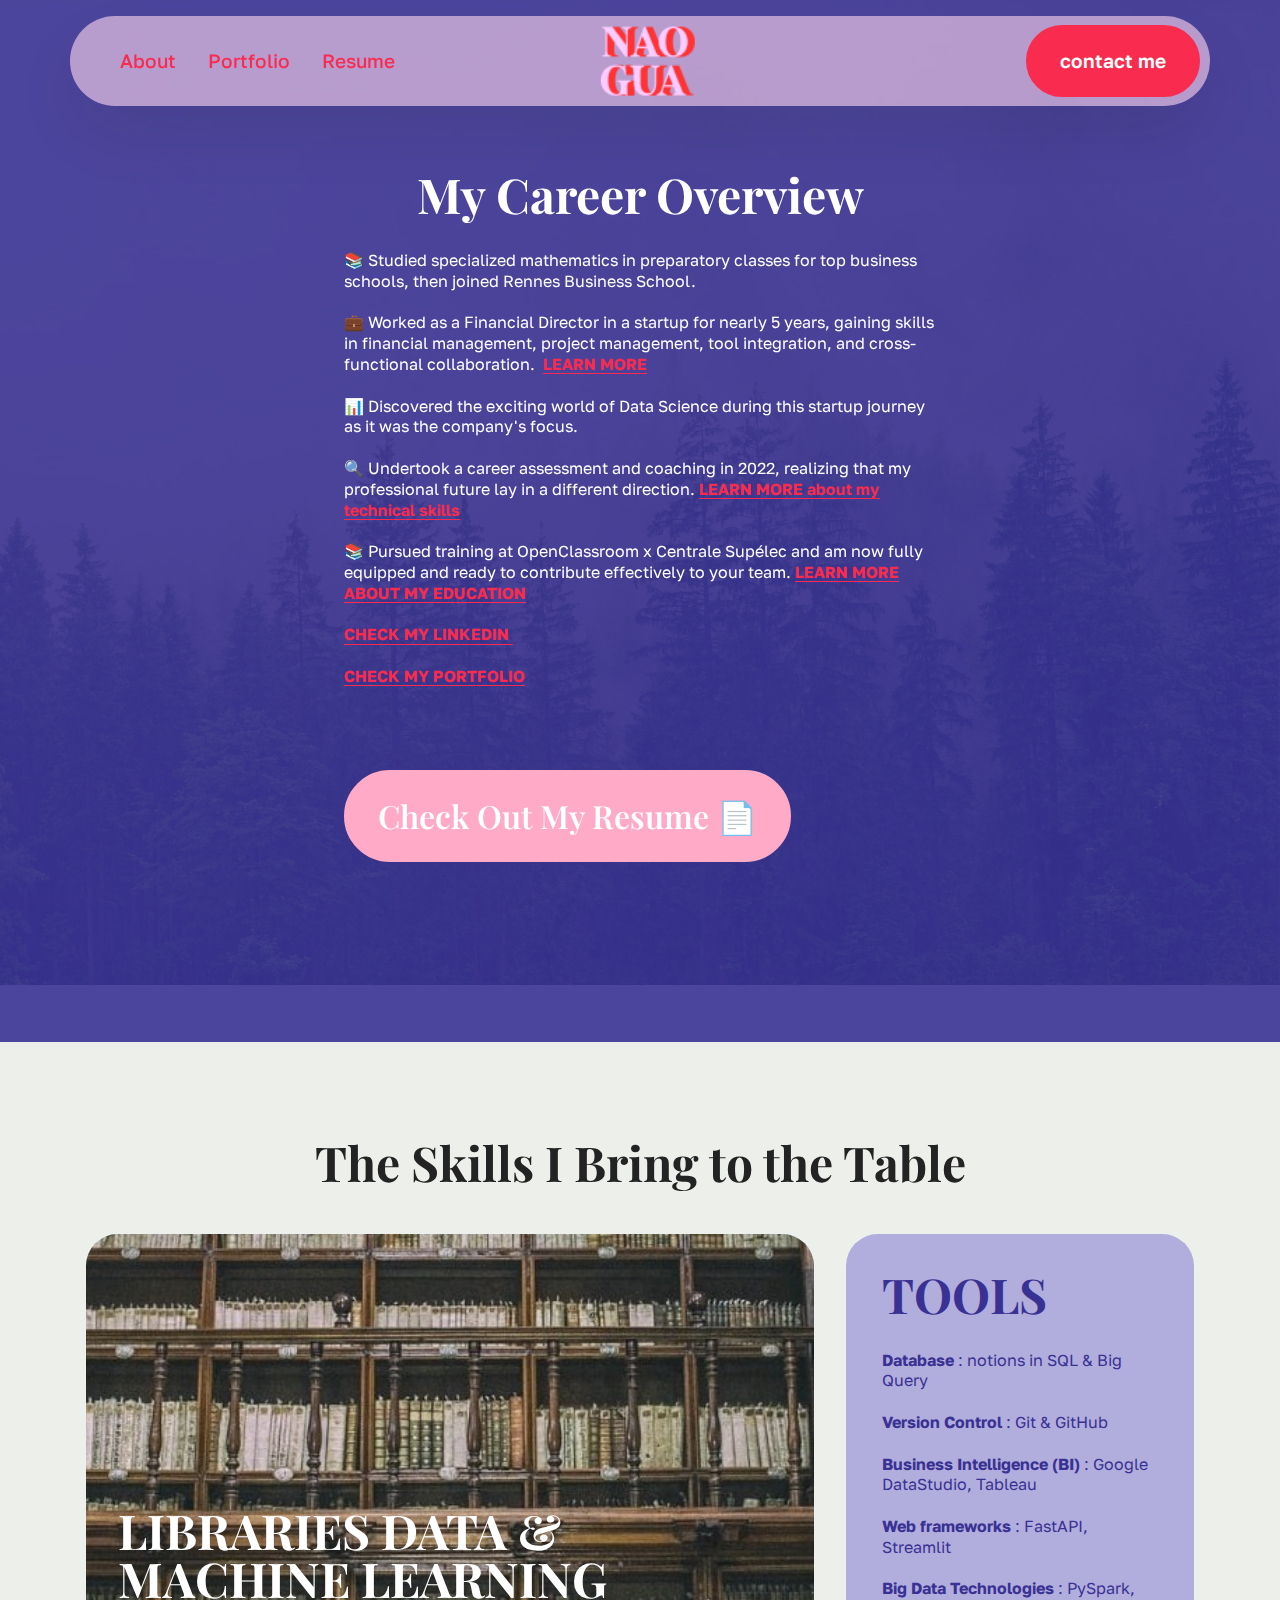
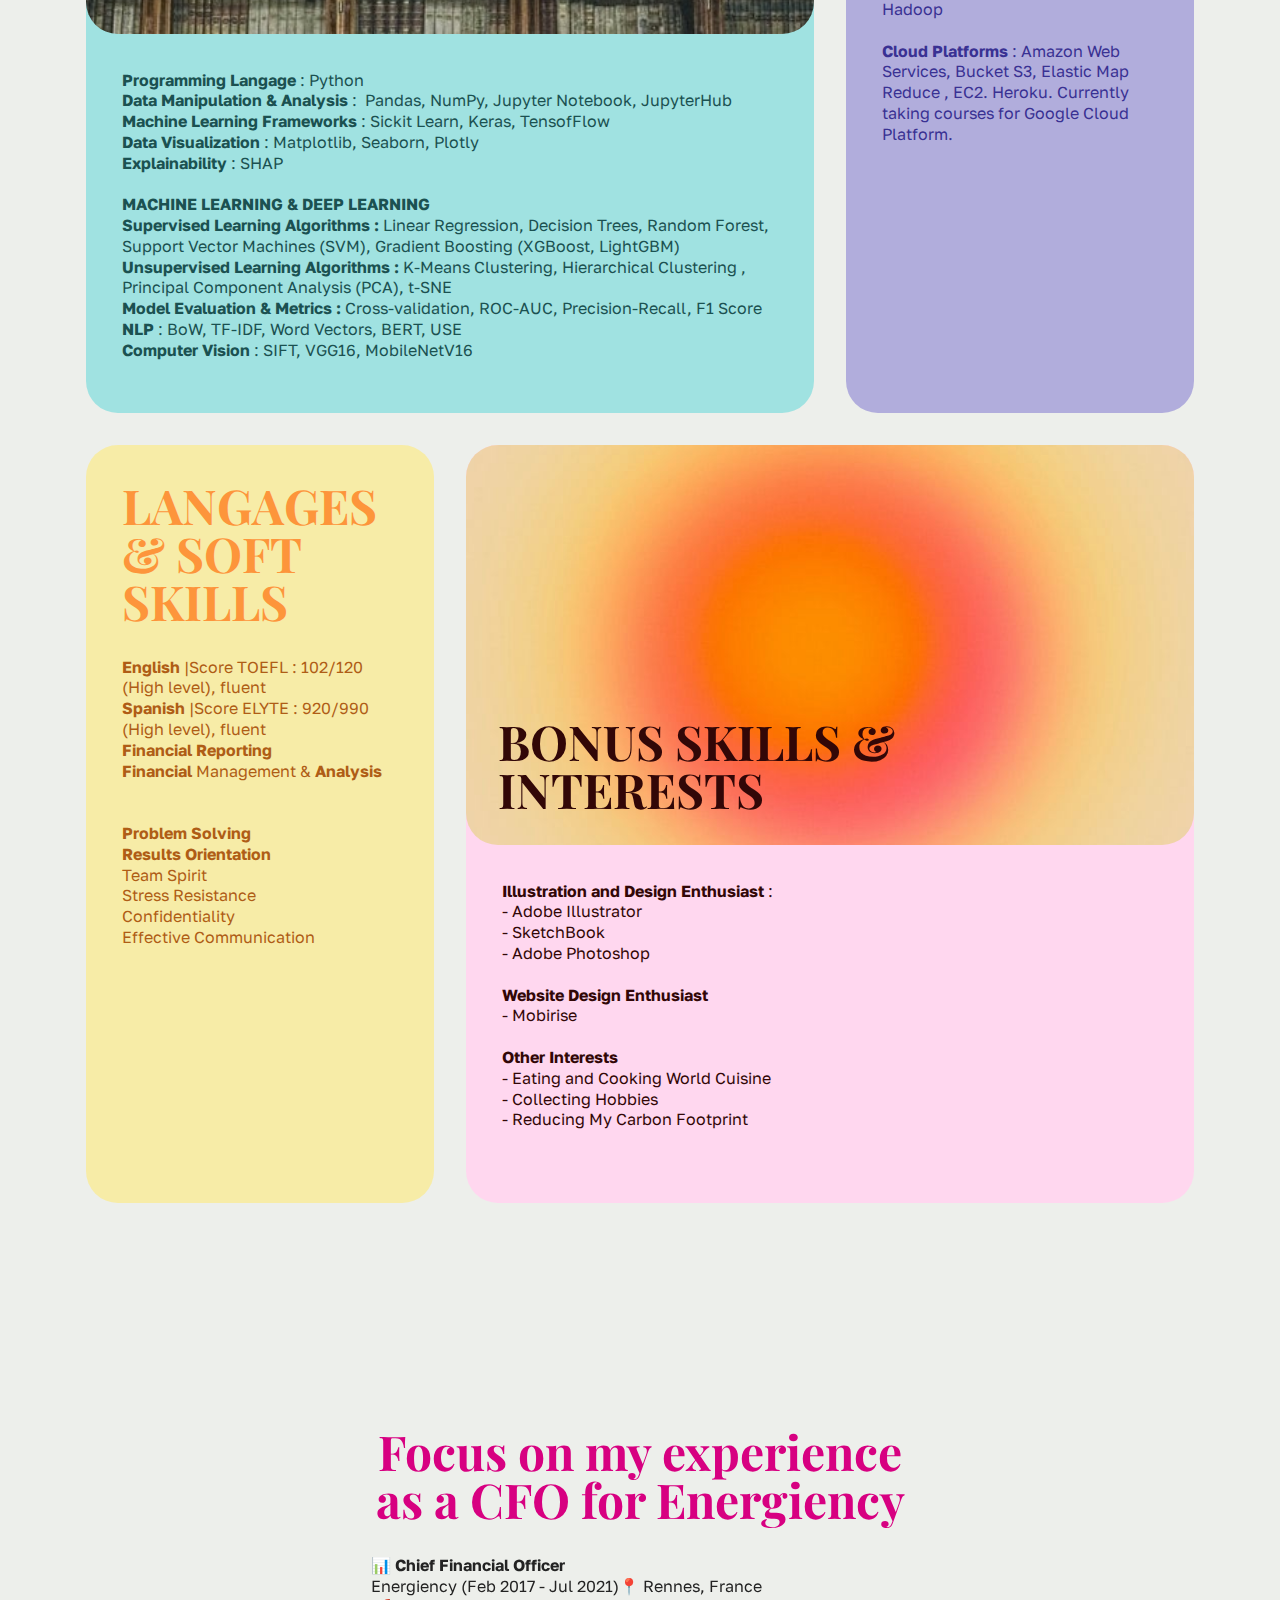
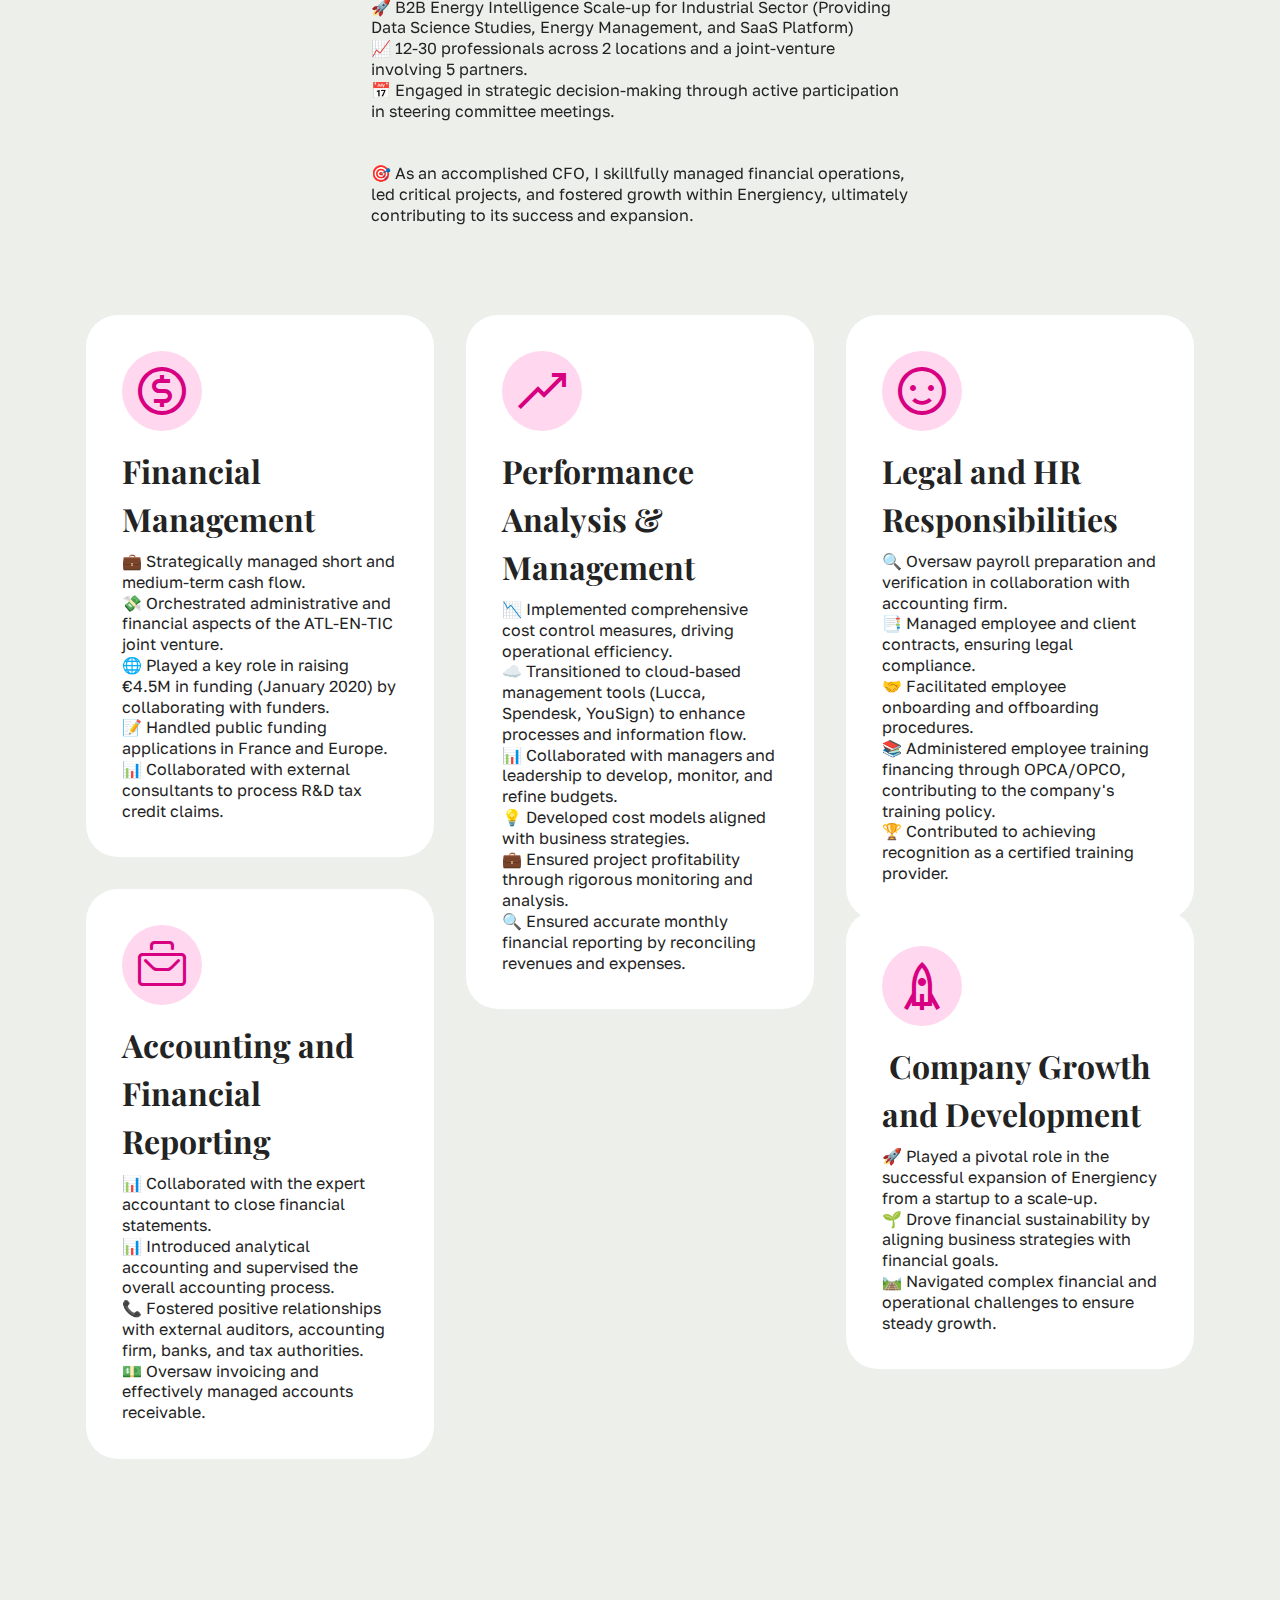
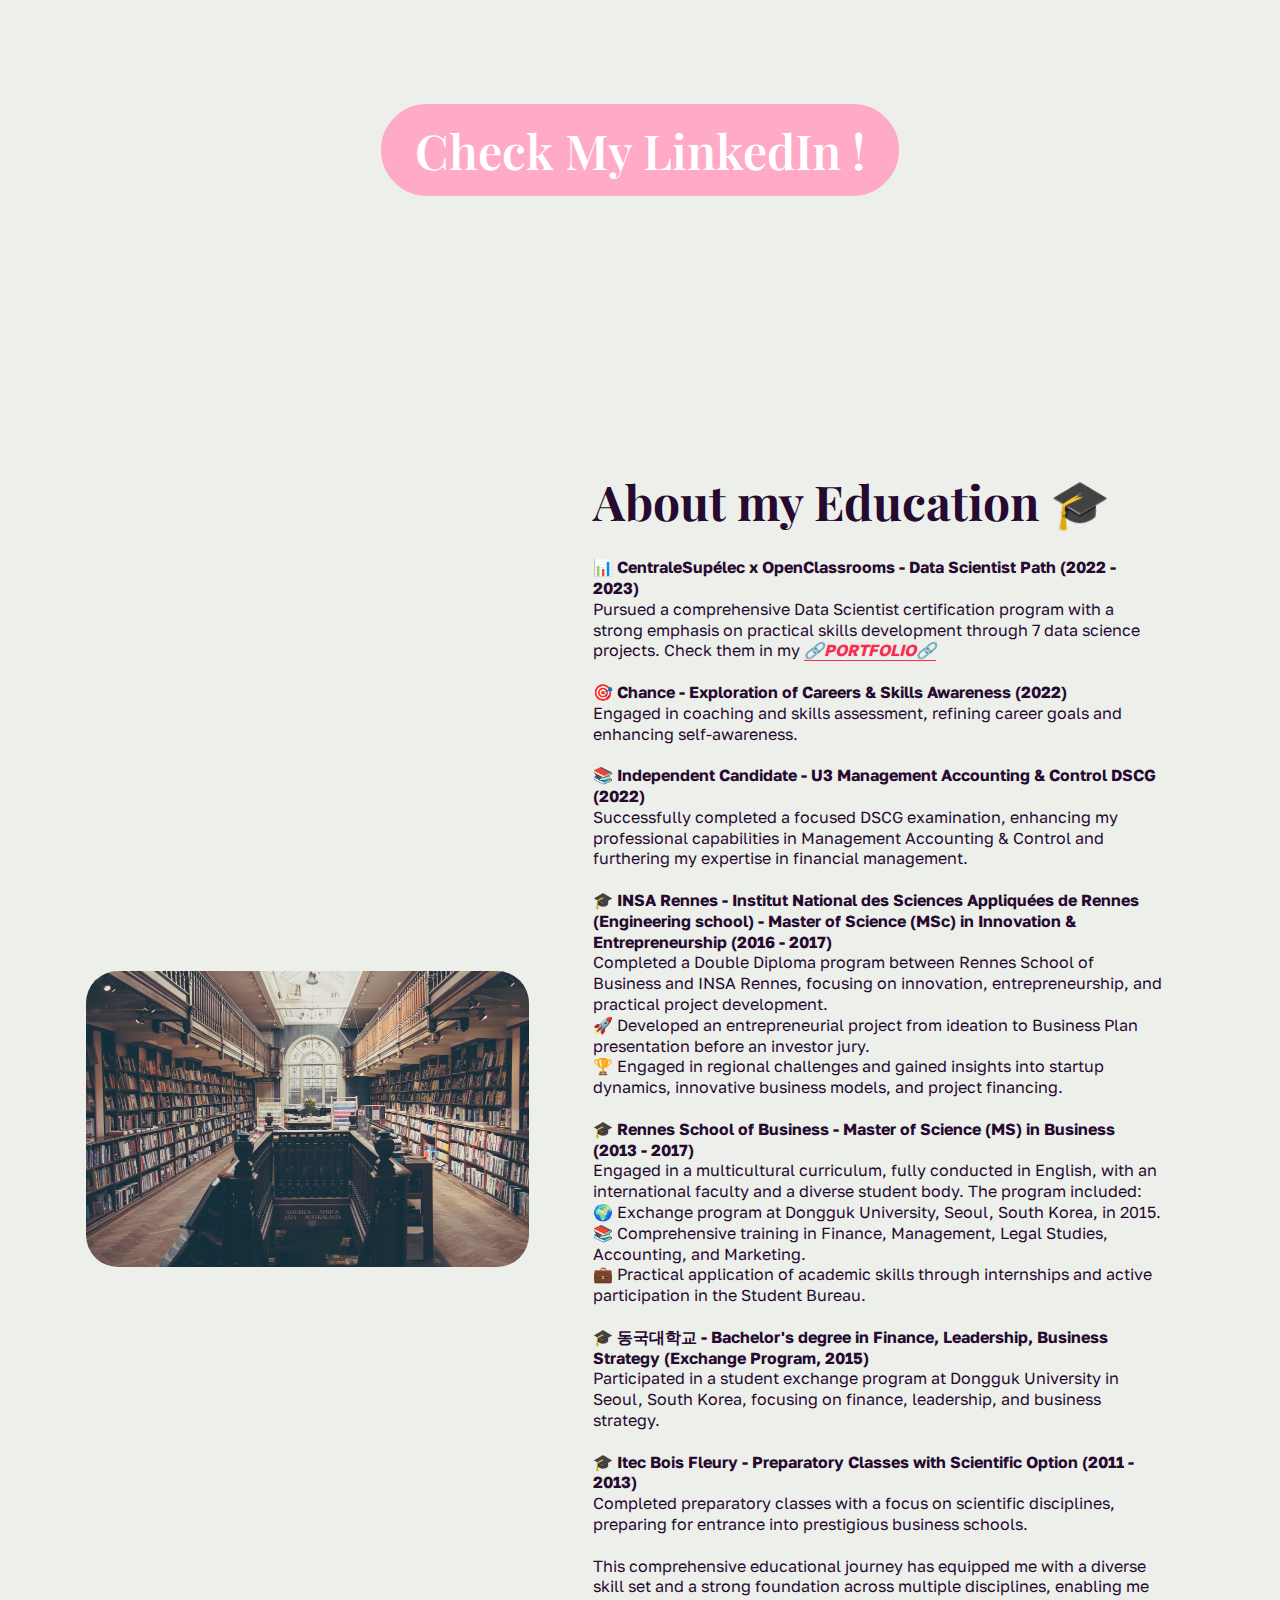
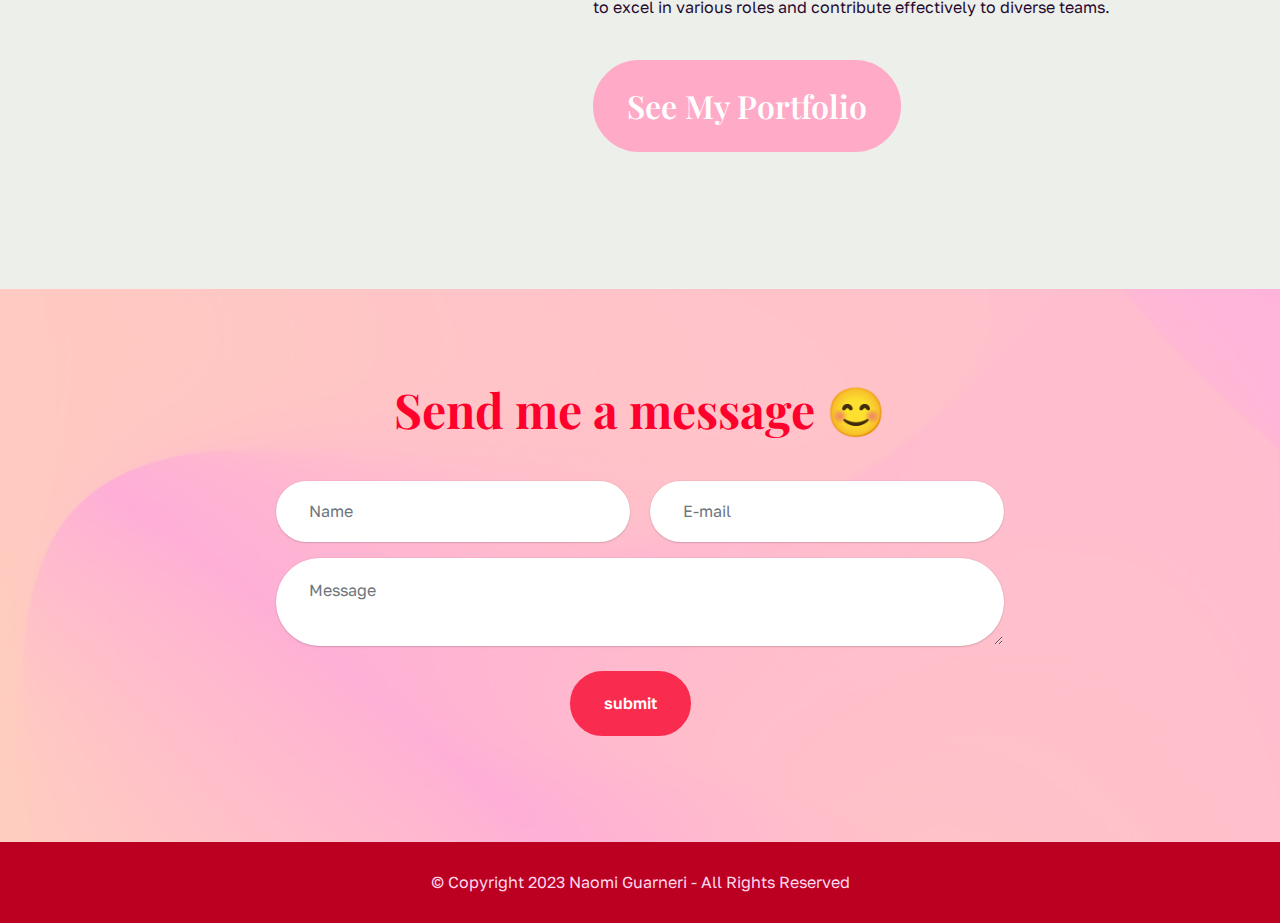
<file: resume.html>
<!DOCTYPE html>
<html  >
<head>
  <!-- Site made with Mobirise Website Builder v5.9.0, https://mobirise.com -->
  <meta charset="UTF-8">
  <meta http-equiv="X-UA-Compatible" content="IE=edge">
  <meta name="generator" content="Mobirise v5.9.0, mobirise.com">
  <meta name="twitter:card" content="summary_large_image"/>
  <meta name="twitter:image:src" content="assets/images/resume-meta.png">
  <meta property="og:image" content="assets/images/resume-meta.png">
  <meta name="twitter:title" content="Naomi Guarneri - Resume">
  <meta name="viewport" content="width=device-width, initial-scale=1, minimum-scale=1">
  <link rel="shortcut icon" href="assets/images/asset-2-resized-70x51.png" type="image/x-icon">
  <meta name="description" content="Inquisitive Data Scientist 🧪 with a Broad Spectrum of Interests, Dedicated to Solving Complex Problems and Promoting Sustainability 🌱">
  
  
  <title>Naomi Guarneri - Resume</title>
  <link rel="stylesheet" href="assets/web/assets/mobirise-icons2/mobirise2.css">
  <link rel="stylesheet" href="assets/web/assets/mobirise-icons-bold/mobirise-icons-bold.css">
  <link rel="stylesheet" href="assets/bootstrap/css/bootstrap.min.css">
  <link rel="stylesheet" href="assets/bootstrap/css/bootstrap-grid.min.css">
  <link rel="stylesheet" href="assets/bootstrap/css/bootstrap-reboot.min.css">
  <link rel="stylesheet" href="assets/parallax/jarallax.css">
  <link rel="stylesheet" href="assets/dropdown/css/style.css">
  <link rel="stylesheet" href="assets/theme/css/style.css">
  <link rel="preload" href="https://fonts.googleapis.com/css?family=Playfair+Display:400,500,600,700,800,900,400i,500i,600i,700i,800i,900i&display=swap" as="style" onload="this.onload=null;this.rel='stylesheet'">
  <noscript><link rel="stylesheet" href="https://fonts.googleapis.com/css?family=Playfair+Display:400,500,600,700,800,900,400i,500i,600i,700i,800i,900i&display=swap"></noscript>
  <link rel="preload" href="https://fonts.googleapis.com/css?family=Golos+Text:400,500,600,700,800,900&display=swap" as="style" onload="this.onload=null;this.rel='stylesheet'">
  <noscript><link rel="stylesheet" href="https://fonts.googleapis.com/css?family=Golos+Text:400,500,600,700,800,900&display=swap"></noscript>
  <link rel="preload" as="style" href="assets/mobirise/css/mbr-additional.css"><link rel="stylesheet" href="assets/mobirise/css/mbr-additional.css" type="text/css">

  
  
  
</head>
<body>
  
  <section data-bs-version="5.1" class="menu menu3 cid-tN5ifCSMVw" once="menu" id="menu03-19">
	

	<nav class="navbar navbar-dropdown navbar-expand-lg">
		<div class="container">
			<div class="navbar-brand">
				<span class="navbar-logo">
					<a href="https://naomigua.github.io">
						<img src="assets/images/asset-2-resized-70x51.png" alt="naogua" style="height: 4.3rem;">
					</a>
				</span>
				
			</div>
			<button class="navbar-toggler" type="button" data-toggle="collapse" data-bs-toggle="collapse" data-target="#navbarSupportedContent" data-bs-target="#navbarSupportedContent" aria-controls="navbarNavAltMarkup" aria-expanded="false" aria-label="Toggle navigation">
				<div class="hamburger">
					<span></span>
					<span></span>
					<span></span>
					<span></span>
				</div>
			</button>
			<div class="collapse navbar-collapse" id="navbarSupportedContent">
				<ul class="navbar-nav nav-dropdown" data-app-modern-menu="true"><li class="nav-item">
						<a class="nav-link link text-primary show display-4" href="index.html" aria-expanded="false">About</a>
					</li><li class="nav-item"><a class="nav-link link text-primary display-4" href="portfolio.html">Portfolio</a></li><li class="nav-item"><a class="nav-link link text-primary display-4" href="resume.html">Resume</a></li></ul>
				
				<div class="navbar-buttons mbr-section-btn"><a class="btn btn-secondary display-4" href="index.html#form02-4">contact me</a></div>
			</div>
		</div>
	</nav>
</section>

<section data-bs-version="5.1" class="header10 cid-tN3Xpq5UH1 mbr-parallax-background" id="header10-h">
  
  <div class="mbr-overlay"></div>
  <div class="container-fluid">
    <div class="row">
      <div class="content-wrap col-12 col-md-6">
        <h1 class="mbr-section-title mbr-fonts-style mbr-white mb-4 display-2"><strong>My Career Overview</strong></h1>
        
        <p class="mbr-fonts-style mbr-text mbr-white mb-4 display-7">📚 Studied specialized mathematics in preparatory classes for top business schools, then joined Rennes Business School.
<br>
<br>💼 Worked as a Financial Director in a startup for nearly 5 years, gaining skills in financial management, project management, tool integration, and cross-functional collaboration.&nbsp; <a href="resume.html#features022-r" class="text-primary"><strong>LEARN MORE</strong></a><br>
<br>📊 Discovered the exciting world of Data Science during this startup journey as it was the company's focus.
<br>
<br>🔍 Undertook a career assessment and coaching in 2022, realizing that my professional future lay in a different direction.<strong> <a href="resume.html#features09-1a" class="text-primary"><b>LEARN MORE about my technical skills</b></a></strong><br>
<br>📚 Pursued training at OpenClassroom x Centrale Supélec and am now fully equipped and ready to contribute effectively to your team. <a href="resume.html#article02-s" class="text-primary"><strong>LEARN MORE ABOUT MY EDUCATION</strong></a><br><br><a href="https://fr.linkedin.com/in/nguarneri" class="text-primary" target="_blank"><strong>CHECK MY LINKEDIN&nbsp;</strong></a><br><br><a href="portfolio.html" class="text-primary"><strong>CHECK MY PORTFOLIO</strong></a><a href="https://fr.linkedin.com/in/nguarneri" class="text-primary" target="_blank"><strong><em><br></em></strong></a><a href="resume.html#article02-s" class="text-primary"><em><strong><br></strong></em></a><br>
        </p>
        <div class="mbr-section-btn"><a class="btn btn-warning display-5" href="https://drive.google.com/file/d/14vgZ-qulKa0dV2mFAILZDQmteDVS5n2J/view?usp=sharing" target="_blank">Check Out My Resume&nbsp;📄</a></div>
      </div>
    </div>
  </div>
</section>

<section data-bs-version="5.1" class="features9 cid-tNa8080tQg" id="features09-1a">
	

	
	
	<div class="container">
		<div class="row">
			<div class="col-12 mb-5">
				<h3 class="mbr-section-title mbr-fonts-style align-center mb-0 display-2"><strong>The Skills I Bring to the Table</strong></h3>
				
			</div>
			<div class="col-sm-6 col-md-12 col-lg-8 card">
				<div class="card-wrap card1">
					<div class="image-wrap">
						<img src="assets/images/mbr-2-1456x890.jpeg" alt="Mobirise Website Builder">
						<div class="title-row display-7">
							<h5 class="card-title1 mbr-fonts-style align-left m-0 display-2">
								<strong>LIBRARIES DATA &amp; MACHINE LEARNING</strong></h5>
						</div>
					</div>
					<div class="content-wrap">
						
						<p class="card-text1 mbr-fonts-style align-left display-7"><strong>Programming Langage </strong>: Python<br><strong>Data Manipulation &amp; Analysis </strong>:&nbsp; Pandas, NumPy, Jupyter Notebook, JupyterHub<br><strong>Machine Learning Frameworks </strong>:&nbsp;Sickit Learn, Keras, TensofFlow<br><strong>Data Visualization </strong>: Matplotlib, Seaborn, Plotly<br><strong>Explainability </strong>: SHAP<br><br><strong>MACHINE LEARNING &amp; DEEP LEARNING</strong><br><strong>Supervised Learning Algorithms :&nbsp;</strong>Linear Regression, Decision Trees, Random Forest, Support Vector Machines (SVM), Gradient Boosting (XGBoost, LightGBM)<br><strong>Unsupervised Learning Algorithms :&nbsp;</strong>K-Means Clustering, Hierarchical Clustering , Principal Component Analysis (PCA), t-SNE<br><strong>Model Evaluation &amp; Metrics :&nbsp;</strong>Cross-validation, ROC-AUC, Precision-Recall, F1 Score<br><strong>NLP </strong>: BoW, TF-IDF, Word Vectors, BERT, USE<br><strong>Computer Vision </strong>: SIFT, VGG16, MobileNetV16<br></p>
						
					</div>
				</div>
			</div>

			<div class="col-sm-6 col-md-12 col-lg-4 card">
				<div class="card-wrap card2">
					<div class="content-wrap">
						<h5 class="card-title2 mbr-fonts-style align-left pb-4 display-2">
							<strong>TOOLS</strong></h5>
						
						<p class="card-text2 mbr-fonts-style align-left display-7"><strong>Database </strong>: notions in SQL &amp; Big Query<br>
<br><strong>Version Control </strong>: Git &amp; GitHub<br>
<br><strong>Business Intelligence (BI)&nbsp;</strong>: Google DataStudio, Tableau<br>
<br><strong>Web frameworks </strong>: FastAPI, Streamlit<br><br><strong>Big Data Technologies </strong>: PySpark, Hadoop<br>
<br><strong>Cloud Platforms </strong>: Amazon Web Services, Bucket S3, Elastic Map Reduce , EC2. Heroku. Currently taking courses for Google Cloud Platform.<br><br><br></p>
						
					</div>
				</div>
			</div>
			<div class="col-sm-6 col-md-12 col-lg-4 card">
				<div class="card-wrap card3">
					<div class="content-wrap">
						<h5 class="card-title3 mbr-fonts-style align-left pb-4 display-2"><strong>LANGAGES &amp; SOFT SKILLS</strong></h5>
						
						<p class="card-text3 mbr-fonts-style align-left display-7"><strong>English </strong>|Score TOEFL : 102/120 (High level), fluent
<br><strong>Spanish </strong>|Score ELYTE : 920/990  (High level), fluent
<br><strong>Financial Reporting
</strong><br><strong>Financial</strong> Management &amp; <strong>Analysis&nbsp;</strong><br><strong><br></strong><br><strong>Problem Solving
</strong><br><strong>Results Orientation
</strong><br>Team Spirit
<br>Stress Resistance
<br>Confidentiality
<br>Effective Communication
<br><br></p>
						
					</div>
				</div>
			</div>

			<div class="col-sm-6 col-md-12 col-lg-8 card">
				<div class="card-wrap card4">
					<div class="image-wrap">
						<img src="assets/images/features11.jpg" alt="Mobirise Website Builder">
						<div class="title-row display-7">
							<h5 class="card-title4 mbr-fonts-style align-left m-0 display-2">
								<strong>BONUS SKILLS &amp; INTERESTS</strong></h5>
						</div>
					</div>
					<div class="content-wrap">
						
						<p class="card-text4 mbr-fonts-style align-left display-7"><strong>Illustration and Design Enthusiast&nbsp;</strong>:<br>- Adobe Illustrator<br>- SketchBook<br>- Adobe Photoshop<br><br><strong>Website Design Enthusiast</strong><br>- Mobirise<br><br><strong>Other</strong> <strong>Interests</strong><br>- Eating and Cooking World Cuisine<br>- Collecting Hobbies<br>- Reducing My Carbon Footprint<br><br></p>
						
					</div>
				</div>
			</div>
		</div>
	</div>
</section>

<section data-bs-version="5.1" class="features22 cid-tN4a96qQlg" id="features022-r">
  

  
  
  <div class="container">
    <div class="row mb-5 justify-content-center">
      <div class="col-12 col-lg-6">
        <h3 class="mbr-section-title mbr-fonts-style align-center mb-0 display-2">
          <strong>Focus on my experience as a CFO for Energiency</strong></h3>
        <h5 class="mbr-section-subtitle mbr-fonts-style align-center mb-0 mt-4 display-7">📊 <strong>Chief Financial Officer</strong><div>Energiency (Feb 2017 - Jul 2021)<span style="font-size: 1rem;">📍 Rennes, France</span></div><div>🚀 B2B Energy Intelligence Scale-up for Industrial Sector&nbsp;<span style="font-size: 1rem;">(Providing Data Science Studies, Energy Management, and SaaS Platform)</span></div><div><span style="font-size: 1rem;">📈 12-30 professionals across 2 locations and a joint-venture involving 5 partners.</span></div><div>📅 Engaged in strategic decision-making through active participation in steering committee meetings.</div><br><br><div>🎯 As an accomplished CFO, I skillfully managed financial operations, led critical projects, and fostered growth within Energiency, ultimately contributing to its success and expansion.</div><div><br></div><br><div>
</div><div>
</div></h5>
      </div>
    </div>
    <div class="row mbr-masonry" data-masonry="{&quot;percentPosition&quot;: true }">
      <div class="item features-without-image col-12 col-md-6 col-lg-4 item-mb">
        <div class="item-wrapper">
          <div class="card-box align-left">
            <div class="iconfont-wrapper">
              <span class="mbr-iconfont mobi-mbri-cash mobi-mbri"></span>
            </div>
            <h5 class="card-title mbr-fonts-style display-5">
              <strong>Financial Management</strong></h5>
            <p class="card-text mbr-fonts-style display-7">💼 Strategically managed short and medium-term cash flow.<br>    💸 Orchestrated administrative and financial aspects of the ATL-EN-TIC joint venture.<br>    🌐 Played a key role in raising €4.5M in funding (January 2020) by collaborating with funders.<br>    📝 Handled public funding applications in France and Europe.<br>    📊 Collaborated with external consultants to process R&amp;D tax credit claims.</p>

            
          </div>
        </div>
      </div>
      <div class="item features-without-image col-12 col-md-6 col-lg-4 item-mb">
        <div class="item-wrapper">
          <div class="card-box align-left">
            <div class="iconfont-wrapper">
              <span class="mbr-iconfont mobi-mbri-growing-chart mobi-mbri"></span>
            </div>
            <h5 class="card-title mbr-fonts-style display-5">
              <strong>Performance Analysis &amp; Management</strong></h5>
            <p class="card-text mbr-fonts-style display-7">📉 Implemented comprehensive cost control measures, driving operational efficiency.
<br>    ☁️ Transitioned to cloud-based management tools (Lucca, Spendesk, YouSign) to enhance processes and information flow.
<br>    📊 Collaborated with managers and leadership to develop, monitor, and refine budgets.
<br>    💡 Developed cost models aligned with business strategies.
<br>    💼 Ensured project profitability through rigorous monitoring and analysis.
<br>    🔍 Ensured accurate monthly financial reporting by reconciling revenues and expenses.</p>

            
          </div>
        </div>
      </div>
      <div class="item features-without-image col-12 col-md-6 col-lg-4 item-mb">
        <div class="item-wrapper">
          <div class="card-box align-left">
            <div class="iconfont-wrapper">
              <span class="mbr-iconfont mobi-mbri-smile-face mobi-mbri"></span>
            </div>
            <h5 class="card-title mbr-fonts-style display-5"><strong>Legal and HR Responsibilities</strong></h5>
            <p class="card-text mbr-fonts-style display-7">🔍 Oversaw payroll preparation and verification in collaboration with accounting firm.
<br>    📑 Managed employee and client contracts, ensuring legal compliance.
<br>    🤝 Facilitated employee onboarding and offboarding procedures.
<br>    📚 Administered employee training financing through OPCA/OPCO, contributing to the company's training policy.
<br>    🏆 Contributed to achieving recognition as a certified training provider.</p>

            
          </div>
        </div>
      </div>
      <div class="item features-without-image col-12 col-md-6 col-lg-4 item-mb">
        <div class="item-wrapper">
          <div class="card-box align-left">
            <div class="iconfont-wrapper">
              <span class="mbr-iconfont mbrib-briefcase"></span>
            </div>
            <h5 class="card-title mbr-fonts-style display-5"><strong>Accounting and Financial Reporting</strong></h5>
            <p class="card-text mbr-fonts-style display-7">📊 Collaborated with the expert accountant to close financial statements.
<br>    📊 Introduced analytical accounting and supervised the overall accounting process.
<br>    📞 Fostered positive relationships with external auditors, accounting firm, banks, and tax authorities.
<br>    💵 Oversaw invoicing and effectively managed accounts receivable.</p>

            
          </div>
        </div>
      </div>
      
      <div class="item features-without-image col-12 col-md-6 col-lg-4 item-mb">
        <div class="item-wrapper">
          <div class="card-box align-left">
            <div class="iconfont-wrapper">
              <span class="mbr-iconfont mobi-mbri-rocket mobi-mbri"></span>
            </div>
            <h5 class="card-title mbr-fonts-style display-5"><strong>&nbsp;Company Growth and Development</strong></h5>
            <p class="card-text mbr-fonts-style display-7">🚀 Played a pivotal role in the successful expansion of Energiency from a startup to a scale-up.
<br>    🌱 Drove financial sustainability by aligning business strategies with financial goals.
<br>    🛤️ Navigated complex financial and operational challenges to ensure steady growth.</p>

            
          </div>
        </div>
      </div>
    </div>
  </div>
</section>

<section data-bs-version="5.1" class="article6 cid-tN4ib5i0g9" id="article06-10">
	

	
	
	<div class="container-fluid">
		<div class="row justify-content-center">
			<div class="card col-md-12 col-lg-12">
				<div class="card-wrapper">
					<div class="card-box align-left">
						
						
						<div class="mbr-section-btn mt-4"><a class="btn btn-lg btn-warning display-2" href="https://fr.linkedin.com/in/nguarneri" target="_blank">Check My LinkedIn !</a></div>
					</div>
				</div>
			</div>
		</div>
	</div>
</section>

<section data-bs-version="5.1" class="article2 cid-tN4dI0GrCk" id="article02-s">
	

	
	

	<div class="container">
		<div class="row justify-content-center">
			<div class="col-12 col-md-12 col-lg-5 image-wrapper">
				<img class="w-100" src="assets/images/mbr-886x591.jpg" alt="About My Education">
			</div>
			<div class="col-12 col-md-12 col-lg">
				<div class="text-wrapper align-left">
					<h1 class="mbr-section-title mbr-fonts-style mb-4 display-2">
						<strong>About my Education 🎓</strong></h1>
					<p class="mbr-text align-left mbr-fonts-style mb-4 display-7">📊 <strong>CentraleSupélec x OpenClassrooms - Data Scientist Path (2022 - 2023)
</strong><br>    Pursued a comprehensive Data Scientist certification program with a strong emphasis on practical skills development through 7 data science projects. Check them in my <a href="portfolio.html" class="text-primary"><strong><em>🔗PORTFOLIO🔗</em></strong></a><br>
<br>    🎯<strong> Chance - Exploration of Careers &amp; Skills Awareness (2022)
</strong><br>    Engaged in coaching and skills assessment, refining career goals and enhancing self-awareness.
<br>
<br>    📚 <strong>Independent Candidate - U3 Management Accounting &amp; Control DSCG (2022)
</strong><br>    Successfully completed a focused DSCG examination, enhancing my professional capabilities in Management Accounting &amp; Control and furthering my expertise in financial management.
<br>
<br>    🎓 <strong>INSA Rennes - Institut National des Sciences Appliquées de Rennes (Engineering school) - Master of Science (MSc) in Innovation &amp; Entrepreneurship (2016 - 2017)
</strong><br>    Completed a Double Diploma program between Rennes School of Business and INSA Rennes, focusing on innovation, entrepreneurship, and practical project development.
<br>        🚀 Developed an entrepreneurial project from ideation to Business Plan presentation before an investor jury.
<br>        🏆 Engaged in regional challenges and gained insights into startup dynamics, innovative business models, and project financing.
<br>
<br>    🎓<strong> Rennes School of Business - Master of Science (MS) in Business (2013 - 2017)
</strong><br>    Engaged in a multicultural curriculum, fully conducted in English, with an international faculty and a diverse student body. The program included:
<br>        🌍 Exchange program at Dongguk University, Seoul, South Korea, in 2015.
<br>        📚 Comprehensive training in Finance, Management, Legal Studies, Accounting, and Marketing.
<br>        💼 Practical application of academic skills through internships and active participation in the Student Bureau.
<br>
<br>    🎓<strong> 동국대학교 - Bachelor's degree in Finance, Leadership, Business Strategy (Exchange Program, 2015)
</strong><br>    Participated in a student exchange program at Dongguk University in Seoul, South Korea, focusing on finance, leadership, and business strategy.
<br>
<br>    🎓<strong> Itec Bois Fleury - Preparatory Classes with Scientific Option (2011 - 2013)
</strong><br>    Completed preparatory classes with a focus on scientific disciplines, preparing for entrance into prestigious business schools.
<br>
<br>This comprehensive educational journey has equipped me with a diverse skill set and a strong foundation across multiple disciplines, enabling me to excel in various roles and contribute effectively to diverse teams.</p>
					<div class="mbr-section-btn align-left mt-3"><a class="btn btn-warning display-5" href="portfolio.html">See My Portfolio</a></div>
				</div>
			</div>
		</div>
	</div>
</section>

<section data-bs-version="5.1" class="form5 cid-tN3Xps3CKs" id="form02-k">
    
    <div class="mbr-overlay"></div>
    <div class="container">
        <div class="mbr-section-head mb-5">
            <h3 class="mbr-section-title mbr-fonts-style align-center mb-0 display-2"><strong>Send me a message 😊</strong></h3>
            
        </div>
        <div class="row justify-content-center mt-4">
            <div class="col-lg-8 mx-auto mbr-form" data-form-type="formoid">
                <form action="https://mobirise.eu/" method="POST" class="mbr-form form-with-styler" data-form-title="Form Name"><input type="hidden" name="email" data-form-email="true" value="i2zinYtv0uscTNbzK7cZfsSpx+VkhzFwPcUhit8FD7jKMhhzsy1zCJtvcfvqMe97SS7vf00qlpXM/4x6VSKJaCXjOCGQzxY1+X04/2WoX9hls9E9iIFIVMHwjUj30tKw">
                    <div class="row">
                        <div hidden="hidden" data-form-alert="" class="alert alert-success col-12">Thanks for your message 😊</div>
                        <div hidden="hidden" data-form-alert-danger="" class="alert alert-danger col-12">
                            Oops...! some problem!
                        </div>
                    </div>
                    <div class="dragArea row">
                        <div class="col-md col-sm-12 form-group mb-3" data-for="name">
                            <input type="text" name="name" placeholder="Name" data-form-field="name" class="form-control" value="" id="name-form02-k">
                        </div>
                        <div class="col-md col-sm-12 form-group mb-3" data-for="email">
                            <input type="email" name="email" placeholder="E-mail" data-form-field="email" class="form-control" value="" id="email-form02-k">
                        </div>
                        
                        <div class="col-12 form-group mb-3" data-for="textarea">
                            <textarea name="textarea" placeholder="Message" data-form-field="textarea" class="form-control" id="textarea-form02-k"></textarea>
                        </div>
                        <div class="col-lg-12 col-md-12 col-sm-12 align-center mbr-section-btn"><button type="submit" class="btn btn-primary display-7">submit</button></div>
                    </div>
                </form>
            </div>
        </div>
    </div>
</section>

<section data-bs-version="5.1" class="footer4 cid-tN3XpsCK9b" once="footers" id="footer04-l">

    

    

    <div class="container">
        <div class="media-container-row align-center mbr-white">
            <div class="col-12">
                <p class="mbr-text mb-0 mbr-fonts-style display-7">
                    © Copyright 2023 Naomi Guarneri - All Rights Reserved
                </p>
            </div>
        </div>
    </div>
</section>


<script src="assets/bootstrap/js/bootstrap.bundle.min.js"></script>
  <script src="assets/parallax/jarallax.js"></script>
  <script src="assets/smoothscroll/smooth-scroll.js"></script>
  <script src="assets/ytplayer/index.js"></script>
  <script src="assets/dropdown/js/navbar-dropdown.js"></script>
  <script src="assets/masonry/masonry.pkgd.min.js"></script>
  <script src="assets/imagesloaded/imagesloaded.pkgd.min.js"></script>
  <script src="assets/theme/js/script.js"></script>
  <script src="assets/formoid/formoid.min.js"></script>
  
  
  
</body>
</html>
</file>
<file: assets/web/assets/mobirise-icons2/mobirise2.css>
@font-face {
  font-family: 'Moririse2';
  font-display: swap;
  src:  url('mobirise2.eot?f2bix4');
  src:  url('mobirise2.eot?f2bix4#iefix') format('embedded-opentype'),
    url('mobirise2.ttf?f2bix4') format('truetype'),
    url('mobirise2.woff?f2bix4') format('woff'),
    url('mobirise2.svg?f2bix4#mobirise2') format('svg');
  font-weight: normal;
  font-style: normal;
}

[class^="mobi-"], [class*=" mobi-"] {
  /* use !important to prevent issues with browser extensions that change fonts */
  font-family: 'Moririse2' !important;
  speak: none;
  font-style: normal;
  font-weight: normal;
  font-variant: normal;
  text-transform: none;
  line-height: 1;

  /* Better Font Rendering =========== */
  -webkit-font-smoothing: antialiased;
  -moz-osx-font-smoothing: grayscale;
}

.mobi-mbri-add-submenu:before {
  content: "\e900";
}
.mobi-mbri-alert:before {
  content: "\e901";
}
.mobi-mbri-align-center:before {
  content: "\e902";
}
.mobi-mbri-align-justify:before {
  content: "\e903";
}
.mobi-mbri-align-left:before {
  content: "\e904";
}
.mobi-mbri-align-right:before {
  content: "\e905";
}
.mobi-mbri-android:before {
  content: "\e906";
}
.mobi-mbri-apple:before {
  content: "\e907";
}
.mobi-mbri-arrow-down:before {
  content: "\e908";
}
.mobi-mbri-arrow-next:before {
  content: "\e909";
}
.mobi-mbri-arrow-prev:before {
  content: "\e90a";
}
.mobi-mbri-arrow-up:before {
  content: "\e90b";
}
.mobi-mbri-bold:before {
  content: "\e90c";
}
.mobi-mbri-bookmark:before {
  content: "\e90d";
}
.mobi-mbri-bootstrap:before {
  content: "\e90e";
}
.mobi-mbri-briefcase:before {
  content: "\e90f";
}
.mobi-mbri-browse:before {
  content: "\e910";
}
.mobi-mbri-bulleted-list:before {
  content: "\e911";
}
.mobi-mbri-calendar:before {
  content: "\e912";
}
.mobi-mbri-camera:before {
  content: "\e913";
}
.mobi-mbri-cart-add:before {
  content: "\e914";
}
.mobi-mbri-cart-full:before {
  content: "\e915";
}
.mobi-mbri-cash:before {
  content: "\e916";
}
.mobi-mbri-change-style:before {
  content: "\e917";
}
.mobi-mbri-chat:before {
  content: "\e918";
}
.mobi-mbri-clock:before {
  content: "\e919";
}
.mobi-mbri-close:before {
  content: "\e91a";
}
.mobi-mbri-cloud:before {
  content: "\e91b";
}
.mobi-mbri-code:before {
  content: "\e91c";
}
.mobi-mbri-contact-form:before {
  content: "\e91d";
}
.mobi-mbri-credit-card:before {
  content: "\e91e";
}
.mobi-mbri-cursor-click:before {
  content: "\e91f";
}
.mobi-mbri-cust-feedback:before {
  content: "\e920";
}
.mobi-mbri-database:before {
  content: "\e921";
}
.mobi-mbri-delivery:before {
  content: "\e922";
}
.mobi-mbri-desktop:before {
  content: "\e923";
}
.mobi-mbri-devices:before {
  content: "\e924";
}
.mobi-mbri-down:before {
  content: "\e925";
}
.mobi-mbri-download-2:before {
  content: "\e926";
}
.mobi-mbri-download:before {
  content: "\e927";
}
.mobi-mbri-drag-n-drop-2:before {
  content: "\e928";
}
.mobi-mbri-drag-n-drop:before {
  content: "\e929";
}
.mobi-mbri-edit-2:before {
  content: "\e92a";
}
.mobi-mbri-edit:before {
  content: "\e92b";
}
.mobi-mbri-error:before {
  content: "\e92c";
}
.mobi-mbri-extension:before {
  content: "\e92d";
}
.mobi-mbri-features:before {
  content: "\e92e";
}
.mobi-mbri-file:before {
  content: "\e92f";
}
.mobi-mbri-flag:before {
  content: "\e930";
}
.mobi-mbri-folder:before {
  content: "\e931";
}
.mobi-mbri-gift:before {
  content: "\e932";
}
.mobi-mbri-github:before {
  content: "\e933";
}
.mobi-mbri-globe-2:before {
  content: "\e934";
}
.mobi-mbri-globe:before {
  content: "\e935";
}
.mobi-mbri-growing-chart:before {
  content: "\e936";
}
.mobi-mbri-hearth:before {
  content: "\e937";
}
.mobi-mbri-help:before {
  content: "\e938";
}
.mobi-mbri-home:before {
  content: "\e939";
}
.mobi-mbri-hot-cup:before {
  content: "\e93a";
}
.mobi-mbri-idea:before {
  content: "\e93b";
}
.mobi-mbri-image-gallery:before {
  content: "\e93c";
}
.mobi-mbri-image-slider:before {
  content: "\e93d";
}
.mobi-mbri-info:before {
  content: "\e93e";
}
.mobi-mbri-italic:before {
  content: "\e93f";
}
.mobi-mbri-key:before {
  content: "\e940";
}
.mobi-mbri-laptop:before {
  content: "\e941";
}
.mobi-mbri-layers:before {
  content: "\e942";
}
.mobi-mbri-left-right:before {
  content: "\e943";
}
.mobi-mbri-left:before {
  content: "\e944";
}
.mobi-mbri-letter:before {
  content: "\e945";
}
.mobi-mbri-like:before {
  content: "\e946";
}
.mobi-mbri-link:before {
  content: "\e947";
}
.mobi-mbri-lock:before {
  content: "\e948";
}
.mobi-mbri-login:before {
  content: "\e949";
}
.mobi-mbri-logout:before {
  content: "\e94a";
}
.mobi-mbri-magic-stick:before {
  content: "\e94b";
}
.mobi-mbri-map-pin:before {
  content: "\e94c";
}
.mobi-mbri-menu:before {
  content: "\e94d";
}
.mobi-mbri-mobile-2:before {
  content: "\e94e";
}
.mobi-mbri-mobile-horizontal:before {
  content: "\e94f";
}
.mobi-mbri-mobile:before {
  content: "\e950";
}
.mobi-mbri-mobirise:before {
  content: "\e951";
}
.mobi-mbri-more-horizontal:before {
  content: "\e952";
}
.mobi-mbri-more-vertical:before {
  content: "\e953";
}
.mobi-mbri-music:before {
  content: "\e954";
}
.mobi-mbri-new-file:before {
  content: "\e955";
}
.mobi-mbri-numbered-list:before {
  content: "\e956";
}
.mobi-mbri-opened-folder:before {
  content: "\e957";
}
.mobi-mbri-pages:before {
  content: "\e958";
}
.mobi-mbri-paper-plane:before {
  content: "\e959";
}
.mobi-mbri-paperclip:before {
  content: "\e95a";
}
.mobi-mbri-phone:before {
  content: "\e95b";
}
.mobi-mbri-photo:before {
  content: "\e95c";
}
.mobi-mbri-photos:before {
  content: "\e95d";
}
.mobi-mbri-pin:before {
  content: "\e95e";
}
.mobi-mbri-play:before {
  content: "\e95f";
}
.mobi-mbri-plus:before {
  content: "\e960";
}
.mobi-mbri-preview:before {
  content: "\e961";
}
.mobi-mbri-print:before {
  content: "\e962";
}
.mobi-mbri-protect:before {
  content: "\e963";
}
.mobi-mbri-question:before {
  content: "\e964";
}
.mobi-mbri-quote-left:before {
  content: "\e965";
}
.mobi-mbri-quote-right:before {
  content: "\e966";
}
.mobi-mbri-redo:before {
  content: "\e967";
}
.mobi-mbri-refresh:before {
  content: "\e968";
}
.mobi-mbri-responsive-2:before {
  content: "\e969";
}
.mobi-mbri-responsive:before {
  content: "\e96a";
}
.mobi-mbri-right:before {
  content: "\e96b";
}
.mobi-mbri-rocket:before {
  content: "\e96c";
}
.mobi-mbri-sad-face:before {
  content: "\e96d";
}
.mobi-mbri-sale:before {
  content: "\e96e";
}
.mobi-mbri-save:before {
  content: "\e96f";
}
.mobi-mbri-search:before {
  content: "\e970";
}
.mobi-mbri-setting-2:before {
  content: "\e971";
}
.mobi-mbri-setting-3:before {
  content: "\e972";
}
.mobi-mbri-setting:before {
  content: "\e973";
}
.mobi-mbri-share:before {
  content: "\e974";
}
.mobi-mbri-shopping-bag:before {
  content: "\e975";
}
.mobi-mbri-shopping-basket:before {
  content: "\e976";
}
.mobi-mbri-shopping-cart:before {
  content: "\e977";
}
.mobi-mbri-sites:before {
  content: "\e978";
}
.mobi-mbri-smile-face:before {
  content: "\e979";
}
.mobi-mbri-speed:before {
  content: "\e97a";
}
.mobi-mbri-star:before {
  content: "\e97b";
}
.mobi-mbri-success:before {
  content: "\e97c";
}
.mobi-mbri-sun:before {
  content: "\e97d";
}
.mobi-mbri-sun2:before {
  content: "\e97e";
}
.mobi-mbri-tablet-vertical:before {
  content: "\e97f";
}
.mobi-mbri-tablet:before {
  content: "\e980";
}
.mobi-mbri-target:before {
  content: "\e981";
}
.mobi-mbri-timer:before {
  content: "\e982";
}
.mobi-mbri-to-ftp:before {
  content: "\e983";
}
.mobi-mbri-to-local-drive:before {
  content: "\e984";
}
.mobi-mbri-touch-swipe:before {
  content: "\e985";
}
.mobi-mbri-touch:before {
  content: "\e986";
}
.mobi-mbri-trash:before {
  content: "\e987";
}
.mobi-mbri-underline:before {
  content: "\e988";
}
.mobi-mbri-undo:before {
  content: "\e989";
}
.mobi-mbri-unlink:before {
  content: "\e98a";
}
.mobi-mbri-unlock:before {
  content: "\e98b";
}
.mobi-mbri-up-down:before {
  content: "\e98c";
}
.mobi-mbri-up:before {
  content: "\e98d";
}
.mobi-mbri-update:before {
  content: "\e98e";
}
.mobi-mbri-upload-2:before {
  content: "\e98f";
}
.mobi-mbri-upload:before {
  content: "\e990";
}
.mobi-mbri-user-2:before {
  content: "\e991";
}
.mobi-mbri-user:before {
  content: "\e992";
}
.mobi-mbri-users:before {
  content: "\e993";
}
.mobi-mbri-video-play:before {
  content: "\e994";
}
.mobi-mbri-video:before {
  content: "\e995";
}
.mobi-mbri-watch:before {
  content: "\e996";
}
.mobi-mbri-website-theme-2:before {
  content: "\e997";
}
.mobi-mbri-website-theme:before {
  content: "\e998";
}
.mobi-mbri-wifi:before {
  content: "\e999";
}
.mobi-mbri-windows:before {
  content: "\e99a";
}
.mobi-mbri-zoom-in:before {
  content: "\e99b";
}
.mobi-mbri-zoom-out:before {
  content: "\e99c";
}
</file>
<file: assets/parallax/jarallax.css>
.jarallax {
    position: relative;
    z-index: 0;
}
.jarallax > .jarallax-img {
    position: absolute;
    object-fit: cover;
    /* support for plugin https://github.com/bfred-it/object-fit-images */
    font-family: 'object-fit: cover;';
    top: 0;
    left: 0;
    width: 100%;
    height: 100%;
    z-index: -1;
}
</file>
<file: assets/dropdown/css/style.css>
.navbar-dropdown {
  left: 0;
  padding: 0;
  position: absolute;
  right: 0;
  top: 0;
  transition: all 0.45s ease;
  z-index: 1030;
  background: #282828; }
  .navbar-dropdown .navbar-logo {
    margin-right: 0.8rem;
    transition: margin 0.3s ease-in-out;
    vertical-align: middle; }
    .navbar-dropdown .navbar-logo img {
      height: 3.125rem;
      transition: all 0.3s ease-in-out; }
    .navbar-dropdown .navbar-logo.mbr-iconfont {
      font-size: 3.125rem;
      line-height: 3.125rem; }
  .navbar-dropdown .navbar-caption {
    font-weight: 700;
    white-space: normal;
    vertical-align: -4px;
    line-height: 3.125rem !important; }
    .navbar-dropdown .navbar-caption, .navbar-dropdown .navbar-caption:hover {
      color: inherit;
      text-decoration: none; }
  .navbar-dropdown .mbr-iconfont + .navbar-caption {
    vertical-align: -1px; }
  .navbar-dropdown.navbar-fixed-top {
    position: fixed; }
  .navbar-dropdown .navbar-brand span {
    vertical-align: -4px; }
  .navbar-dropdown.bg-color.transparent {
    background: none; }
  .navbar-dropdown.navbar-short .navbar-brand {
    padding: 0.625rem 0; }
    .navbar-dropdown.navbar-short .navbar-brand span {
      vertical-align: -1px; }
  .navbar-dropdown.navbar-short .navbar-caption {
    line-height: 2.375rem !important;
    vertical-align: -2px; }
  .navbar-dropdown.navbar-short .navbar-logo {
    margin-right: 0.5rem; }
    .navbar-dropdown.navbar-short .navbar-logo img {
      height: 2.375rem; }
    .navbar-dropdown.navbar-short .navbar-logo.mbr-iconfont {
      font-size: 2.375rem;
      line-height: 2.375rem; }
  .navbar-dropdown.navbar-short .mbr-table-cell {
    height: 3.625rem; }
  .navbar-dropdown .navbar-close {
    left: 0.6875rem;
    position: fixed;
    top: 0.75rem;
    z-index: 1000; }
  .navbar-dropdown .hamburger-icon {
    content: "";
    display: inline-block;
    vertical-align: middle;
    width: 16px;
    -webkit-box-shadow: 0 -6px 0 1px #282828,0 0 0 1px #282828,0 6px 0 1px #282828;
    -moz-box-shadow: 0 -6px 0 1px #282828,0 0 0 1px #282828,0 6px 0 1px #282828;
    box-shadow: 0 -6px 0 1px #282828,0 0 0 1px #282828,0 6px 0 1px #282828; }

.dropdown-menu .dropdown-toggle[data-toggle="dropdown-submenu"]::after {
  border-bottom: 0.35em solid transparent;
  border-left: 0.35em solid;
  border-right: 0;
  border-top: 0.35em solid transparent;
  margin-left: 0.3rem; }

.dropdown-menu .dropdown-item:focus {
  outline: 0; }

.nav-dropdown {
  font-size: 0.75rem;
  font-weight: 500;
  height: auto !important; }
  .nav-dropdown .nav-btn {
    padding-left: 1rem; }
  .nav-dropdown .link {
    margin: .667em 1.667em;
    font-weight: 500;
    padding: 0;
    transition: color .2s ease-in-out; }
    .nav-dropdown .link.dropdown-toggle {
      margin-right: 2.583em; }
      .nav-dropdown .link.dropdown-toggle::after {
        margin-left: .25rem;
        border-top: 0.35em solid;
        border-right: 0.35em solid transparent;
        border-left: 0.35em solid transparent;
        border-bottom: 0; }
      .nav-dropdown .link.dropdown-toggle[aria-expanded="true"] {
        margin: 0;
        padding: 0.667em 3.263em  0.667em 1.667em; }
  .nav-dropdown .link::after,
  .nav-dropdown .dropdown-item::after {
    color: inherit; }
  .nav-dropdown .btn {
    font-size: 0.75rem;
    font-weight: 700;
    letter-spacing: 0;
    margin-bottom: 0;
    padding-left: 1.25rem;
    padding-right: 1.25rem; }
  .nav-dropdown .dropdown-menu {
    border-radius: 0;
    border: 0;
    left: 0;
    margin: 0;
    padding-bottom: 1.25rem;
    padding-top: 1.25rem;
    position: relative; }
  .nav-dropdown .dropdown-submenu {
    margin-left: 0.125rem;
    top: 0; }
  .nav-dropdown .dropdown-item {
    font-weight: 500;
    line-height: 2;
    padding: 0.3846em 4.615em 0.3846em 1.5385em;
    position: relative;
    transition: color .2s ease-in-out, background-color .2s ease-in-out; }
    .nav-dropdown .dropdown-item::after {
      margin-top: -0.3077em;
      position: absolute;
      right: 1.1538em;
      top: 50%; }
    .nav-dropdown .dropdown-item:focus, .nav-dropdown .dropdown-item:hover {
      background: none; }

@media (max-width: 767px) {
  .nav-dropdown.navbar-toggleable-sm {
    bottom: 0;
    display: none;
    left: 0;
    overflow-x: hidden;
    position: fixed;
    top: 0;
    transform: translateX(-100%);
    -ms-transform: translateX(-100%);
    -webkit-transform: translateX(-100%);
    width: 18.75rem;
    z-index: 999; } }
.nav-dropdown.navbar-toggleable-xl {
  bottom: 0;
  display: none;
  left: 0;
  overflow-x: hidden;
  position: fixed;
  top: 0;
  transform: translateX(-100%);
  -ms-transform: translateX(-100%);
  -webkit-transform: translateX(-100%);
  width: 18.75rem;
  z-index: 999; }

.nav-dropdown-sm {
  display: block !important;
  overflow-x: hidden;
  overflow: auto;
  padding-top: 3.875rem; }
  .nav-dropdown-sm::after {
    content: "";
    display: block;
    height: 3rem;
    width: 100%; }
  .nav-dropdown-sm.collapse.in ~ .navbar-close {
    display: block !important; }
  .nav-dropdown-sm.collapsing, .nav-dropdown-sm.collapse.in {
    transform: translateX(0);
    -ms-transform: translateX(0);
    -webkit-transform: translateX(0);
    transition: all 0.25s ease-out;
    -webkit-transition: all 0.25s ease-out;
    background: #282828; }
  .nav-dropdown-sm.collapsing[aria-expanded="false"] {
    transform: translateX(-100%);
    -ms-transform: translateX(-100%);
    -webkit-transform: translateX(-100%); }
  .nav-dropdown-sm .nav-item {
    display: block;
    margin-left: 0 !important;
    padding-left: 0; }
  .nav-dropdown-sm .link,
  .nav-dropdown-sm .dropdown-item {
    border-top: 1px dotted rgba(255, 255, 255, 0.1);
    font-size: 0.8125rem;
    line-height: 1.6;
    margin: 0 !important;
    padding: 0.875rem 2.4rem 0.875rem 1.5625rem !important;
    position: relative;
    white-space: normal; }
    .nav-dropdown-sm .link:focus, .nav-dropdown-sm .link:hover,
    .nav-dropdown-sm .dropdown-item:focus,
    .nav-dropdown-sm .dropdown-item:hover {
      background: rgba(0, 0, 0, 0.2) !important;
      color: #c0a375; }
  .nav-dropdown-sm .nav-btn {
    position: relative;
    padding: 1.5625rem 1.5625rem 0 1.5625rem; }
    .nav-dropdown-sm .nav-btn::before {
      border-top: 1px dotted rgba(255, 255, 255, 0.1);
      content: "";
      left: 0;
      position: absolute;
      top: 0;
      width: 100%; }
    .nav-dropdown-sm .nav-btn + .nav-btn {
      padding-top: 0.625rem; }
      .nav-dropdown-sm .nav-btn + .nav-btn::before {
        display: none; }
  .nav-dropdown-sm .btn {
    padding: 0.625rem 0; }
  .nav-dropdown-sm .dropdown-toggle[data-toggle="dropdown-submenu"]::after {
    margin-left: .25rem;
    border-top: 0.35em solid;
    border-right: 0.35em solid transparent;
    border-left: 0.35em solid transparent;
    border-bottom: 0; }
  .nav-dropdown-sm .dropdown-toggle[data-toggle="dropdown-submenu"][aria-expanded="true"]::after {
    border-top: 0;
    border-right: 0.35em solid transparent;
    border-left: 0.35em solid transparent;
    border-bottom: 0.35em solid; }
  .nav-dropdown-sm .dropdown-menu {
    margin: 0;
    padding: 0;
    position: relative;
    top: 0;
    left: 0;
    width: 100%;
    border: 0;
    float: none;
    border-radius: 0;
    background: none; }
  .nav-dropdown-sm .dropdown-submenu {
    left: 100%;
    margin-left: 0.125rem;
    margin-top: -1.25rem;
    top: 0; }

.navbar-toggleable-sm .nav-dropdown .dropdown-menu {
  position: absolute; }

.navbar-toggleable-sm .nav-dropdown .dropdown-submenu {
  left: 100%;
  margin-left: 0.125rem;
  margin-top: -1.25rem;
  top: 0; }

.navbar-toggleable-sm.opened .nav-dropdown .dropdown-menu {
  position: relative; }

.navbar-toggleable-sm.opened .nav-dropdown .dropdown-submenu {
  left: 0;
  margin-left: 00rem;
  margin-top: 0rem;
  top: 0; }

.is-builder .nav-dropdown.collapsing {
  transition: none !important; }
</file>
<file: assets/theme/css/style.css>
@charset "UTF-8";
section {
  background-color: #ffffff;
}

body {
  font-style: normal;
  line-height: 1.5;
  font-weight: 400;
  color: #232323;
  position: relative;
}

button {
  background-color: transparent;
  border-color: transparent;
}

.embla__button,
.carousel-control {
  background-color: #edefea !important;
  opacity: 0.8 !important;
  color: #464845 !important;
  border-color: #edefea !important;
}

.carousel .close,
.modalWindow .close {
  background-color: #edefea !important;
  color: #464845 !important;
  border-color: #edefea !important;
  opacity: 0.8 !important;
}

.carousel .close:hover,
.modalWindow .close:hover {
  opacity: 1 !important;
}

.carousel-indicators li {
  background-color: #edefea !important;
  border: 2px solid #464845 !important;
}

.carousel-indicators li:hover,
.carousel-indicators li:active {
  opacity: 0.8 !important;
}

.embla__button:hover,
.carousel-control:hover {
  background-color: #edefea !important;
  opacity: 1 !important;
}

.modalWindow-video-container {
  height: 80%;
}

section,
.container,
.container-fluid {
  position: relative;
  word-wrap: break-word;
}

a.mbr-iconfont:hover {
  text-decoration: none;
}

.article .lead p,
.article .lead ul,
.article .lead ol,
.article .lead pre,
.article .lead blockquote {
  margin-bottom: 0;
}

a {
  font-style: normal;
  font-weight: 400;
  cursor: pointer;
}
a, a:hover {
  text-decoration: none;
}

.mbr-section-title {
  font-style: normal;
  line-height: 1.3;
}

.mbr-section-subtitle {
  line-height: 1.3;
}

.mbr-text {
  font-style: normal;
  line-height: 1.7;
}

h1,
h2,
h3,
h4,
h5,
h6,
.display-1,
.display-2,
.display-4,
.display-5,
.display-7,
span,
p,
a {
  line-height: 1;
  word-break: break-word;
  word-wrap: break-word;
  font-weight: 400;
}

b,
strong {
  font-weight: bold;
}

input:-webkit-autofill, input:-webkit-autofill:hover, input:-webkit-autofill:focus, input:-webkit-autofill:active {
  transition-delay: 9999s;
  -webkit-transition-property: background-color, color;
  transition-property: background-color, color;
}

textarea[type=hidden] {
  display: none;
}

section {
  background-position: 50% 50%;
  background-repeat: no-repeat;
  background-size: cover;
}
section .mbr-background-video,
section .mbr-background-video-preview {
  position: absolute;
  bottom: 0;
  left: 0;
  right: 0;
  top: 0;
}

.hidden {
  visibility: hidden;
}

.mbr-z-index20 {
  z-index: 20;
}

/*! Base colors */
.mbr-white {
  color: #ffffff;
}

.mbr-black {
  color: #111111;
}

.mbr-bg-white {
  background-color: #ffffff;
}

.mbr-bg-black {
  background-color: #000000;
}

/*! Text-aligns */
.align-left {
  text-align: left;
}

.align-center {
  text-align: center;
}

.align-right {
  text-align: right;
}

/*! Font-weight  */
.mbr-light {
  font-weight: 300;
}

.mbr-regular {
  font-weight: 400;
}

.mbr-semibold {
  font-weight: 500;
}

.mbr-bold {
  font-weight: 700;
}

/*! Media  */
.media-content {
  flex-basis: 100%;
}

.media-container-row {
  display: flex;
  flex-direction: row;
  flex-wrap: wrap;
  justify-content: center;
  align-content: center;
  align-items: start;
}
.media-container-row .media-size-item {
  width: 400px;
}

.media-container-column {
  display: flex;
  flex-direction: column;
  flex-wrap: wrap;
  justify-content: center;
  align-content: center;
  align-items: stretch;
}
.media-container-column > * {
  width: 100%;
}

@media (min-width: 992px) {
  .media-container-row {
    flex-wrap: nowrap;
  }
}
figure {
  margin-bottom: 0;
  overflow: hidden;
}

figure[mbr-media-size] {
  transition: width 0.1s;
}

img,
iframe {
  display: block;
  width: 100%;
}

.card {
  background-color: transparent;
  border: none;
}

.card-box {
  width: 100%;
}

.card-img {
  text-align: center;
  flex-shrink: 0;
  -webkit-flex-shrink: 0;
}

.media {
  max-width: 100%;
  margin: 0 auto;
}

.mbr-figure {
  align-self: center;
}

.media-container > div {
  max-width: 100%;
}

.mbr-figure img,
.card-img img {
  width: 100%;
}

@media (max-width: 991px) {
  .media-size-item {
    width: auto !important;
  }
  .media {
    width: auto;
  }
  .mbr-figure {
    width: 100% !important;
  }
}
/*! Buttons */
.mbr-section-btn {
  margin-left: -0.6rem;
  margin-right: -0.6rem;
  font-size: 0;
}

.btn {
  font-weight: 600;
  border-width: 1px;
  font-style: normal;
  margin: 0.6rem 0.6rem;
  white-space: normal;
  transition: all 0.2s ease-in-out;
  display: inline-flex;
  align-items: center;
  justify-content: center;
  word-break: break-word;
}

.btn-sm {
  font-weight: 600;
  letter-spacing: 0px;
  transition: all 0.3s ease-in-out;
}

.btn-md {
  font-weight: 600;
  letter-spacing: 0px;
  transition: all 0.3s ease-in-out;
}

.btn-lg {
  font-weight: 600;
  letter-spacing: 0px;
  transition: all 0.3s ease-in-out;
}

.btn-form {
  margin: 0;
}
.btn-form:hover {
  cursor: pointer;
}

nav .mbr-section-btn {
  margin-left: 0rem;
  margin-right: 0rem;
}

/*! Btn icon margin */
.btn .mbr-iconfont,
.btn.btn-sm .mbr-iconfont {
  order: 1;
  cursor: pointer;
  margin-left: 0.5rem;
  vertical-align: sub;
}

.btn.btn-md .mbr-iconfont,
.btn.btn-md .mbr-iconfont {
  margin-left: 0.8rem;
}

.mbr-regular {
  font-weight: 400;
}

.mbr-semibold {
  font-weight: 500;
}

.mbr-bold {
  font-weight: 700;
}

[type=submit] {
  -webkit-appearance: none;
}

/*! Full-screen */
.mbr-fullscreen .mbr-overlay {
  min-height: 100vh;
}

.mbr-fullscreen {
  display: flex;
  display: -moz-flex;
  display: -ms-flex;
  display: -o-flex;
  align-items: center;
  min-height: 100vh;
  padding-top: 3rem;
  padding-bottom: 3rem;
}

/*! Map */
.map {
  height: 25rem;
  position: relative;
}
.map iframe {
  width: 100%;
  height: 100%;
}

/*! Scroll to top arrow */
.mbr-arrow-up {
  bottom: 25px;
  right: 90px;
  position: fixed;
  text-align: right;
  z-index: 5000;
  color: #ffffff;
  font-size: 22px;
}

.mbr-arrow-up a {
  background: rgba(0, 0, 0, 0.2);
  border-radius: 50%;
  color: #fff;
  display: inline-block;
  height: 60px;
  width: 60px;
  border: 2px solid #fff;
  outline-style: none !important;
  position: relative;
  text-decoration: none;
  transition: all 0.3s ease-in-out;
  cursor: pointer;
  text-align: center;
}
.mbr-arrow-up a:hover {
  background-color: rgba(0, 0, 0, 0.4);
}
.mbr-arrow-up a i {
  line-height: 60px;
}

.mbr-arrow-up-icon {
  display: block;
  color: #fff;
}

.mbr-arrow-up-icon::before {
  content: "›";
  display: inline-block;
  font-family: serif;
  font-size: 22px;
  line-height: 1;
  font-style: normal;
  position: relative;
  top: 6px;
  left: -4px;
  transform: rotate(-90deg);
}

/*! Arrow Down */
.mbr-arrow {
  position: absolute;
  bottom: 45px;
  left: 50%;
  width: 60px;
  height: 60px;
  cursor: pointer;
  background-color: rgba(80, 80, 80, 0.5);
  border-radius: 50%;
  transform: translateX(-50%);
}
@media (max-width: 767px) {
  .mbr-arrow {
    display: none;
  }
}
.mbr-arrow > a {
  display: inline-block;
  text-decoration: none;
  outline-style: none;
  animation: arrowdown 1.7s ease-in-out infinite;
  color: #ffffff;
}
.mbr-arrow > a > i {
  position: absolute;
  top: -2px;
  left: 15px;
  font-size: 2rem;
}

#scrollToTop a i::before {
  content: "";
  position: absolute;
  display: block;
  border-bottom: 2.5px solid #fff;
  border-left: 2.5px solid #fff;
  width: 27.8%;
  height: 27.8%;
  left: 50%;
  top: 51%;
  transform: translateY(-30%) translateX(-50%) rotate(135deg);
}

@keyframes arrowdown {
  0% {
    transform: translateY(0px);
  }
  50% {
    transform: translateY(-5px);
  }
  100% {
    transform: translateY(0px);
  }
}
@media (max-width: 500px) {
  .mbr-arrow-up {
    left: 0;
    right: 0;
    text-align: center;
  }
}
/*Gradients animation*/
@keyframes gradient-animation {
  from {
    background-position: 0% 100%;
    animation-timing-function: ease-in-out;
  }
  to {
    background-position: 100% 0%;
    animation-timing-function: ease-in-out;
  }
}
.bg-gradient {
  background-size: 200% 200%;
  animation: gradient-animation 5s infinite alternate;
  -webkit-animation: gradient-animation 5s infinite alternate;
}

.menu .navbar-brand {
  display: -webkit-flex;
}
.menu .navbar-brand span {
  display: flex;
  display: -webkit-flex;
}
.menu .navbar-brand .navbar-caption-wrap {
  display: -webkit-flex;
}
.menu .navbar-brand .navbar-logo img {
  display: -webkit-flex;
  width: auto;
}
@media (min-width: 768px) and (max-width: 991px) {
  .menu .navbar-toggleable-sm .navbar-nav {
    display: -ms-flexbox;
  }
}
@media (max-width: 991px) {
  .menu .navbar-collapse {
    max-height: 93.5vh;
  }
  .menu .navbar-collapse.show {
    overflow: auto;
  }
}
@media (min-width: 992px) {
  .menu .navbar-nav.nav-dropdown {
    display: -webkit-flex;
  }
  .menu .navbar-toggleable-sm .navbar-collapse {
    display: -webkit-flex !important;
  }
  .menu .collapsed .navbar-collapse {
    max-height: 93.5vh;
  }
  .menu .collapsed .navbar-collapse.show {
    overflow: auto;
  }
}
@media (max-width: 767px) {
  .menu .navbar-collapse {
    max-height: 80vh;
  }
}

.nav-link .mbr-iconfont {
  margin-right: 0.5rem;
}

.navbar {
  display: -webkit-flex;
  -webkit-flex-wrap: wrap;
  -webkit-align-items: center;
  -webkit-justify-content: space-between;
}

.navbar-collapse {
  -webkit-flex-basis: 100%;
  -webkit-flex-grow: 1;
  -webkit-align-items: center;
}

.nav-dropdown .link {
  padding: 0.667em 1.667em !important;
  margin: 0 !important;
}

.nav {
  display: -webkit-flex;
  -webkit-flex-wrap: wrap;
}

.row {
  display: -webkit-flex;
  -webkit-flex-wrap: wrap;
}

.justify-content-center {
  -webkit-justify-content: center;
}

.form-inline {
  display: -webkit-flex;
}

.card-wrapper {
  -webkit-flex: 1;
}

.carousel-control {
  z-index: 10;
  display: -webkit-flex;
}

.carousel-controls {
  display: -webkit-flex;
}

.media {
  display: -webkit-flex;
}

.form-group:focus {
  outline: none;
}

.jq-selectbox__select {
  padding: 7px 0;
  position: relative;
}

.jq-selectbox__dropdown {
  overflow: hidden;
  border-radius: 10px;
  position: absolute;
  top: 100%;
  left: 0 !important;
  width: 100% !important;
}

.jq-selectbox__trigger-arrow {
  right: 0;
  transform: translateY(-50%);
}

.jq-selectbox li {
  padding: 1.07em 0.5em;
}

input[type=range] {
  padding-left: 0 !important;
  padding-right: 0 !important;
}

.modal-dialog,
.modal-content {
  height: 100%;
}

.modal-dialog .carousel-inner {
  height: calc(100vh - 1.75rem);
}
@media (max-width: 575px) {
  .modal-dialog .carousel-inner {
    height: calc(100vh - 1rem);
  }
}

.carousel-item {
  text-align: center;
}

.carousel-item img {
  margin: auto;
}

.navbar-toggler {
  align-self: flex-start;
  padding: 0.25rem 0.75rem;
  font-size: 1.25rem;
  line-height: 1;
  background: transparent;
  border: 1px solid transparent;
  border-radius: 0.25rem;
}

.navbar-toggler:focus,
.navbar-toggler:hover {
  text-decoration: none;
  box-shadow: none;
}

.navbar-toggler-icon {
  display: inline-block;
  width: 1.5em;
  height: 1.5em;
  vertical-align: middle;
  content: "";
  background: no-repeat center center;
  background-size: 100% 100%;
}

.navbar-toggler-left {
  position: absolute;
  left: 1rem;
}

.navbar-toggler-right {
  position: absolute;
  right: 1rem;
}

.card-img {
  width: auto;
}

.menu .navbar.collapsed:not(.beta-menu) {
  flex-direction: column;
}

.carousel-item.active,
.carousel-item-next,
.carousel-item-prev {
  display: flex;
}

.note-air-layout .dropup .dropdown-menu,
.note-air-layout .navbar-fixed-bottom .dropdown .dropdown-menu {
  bottom: initial !important;
}

html,
body {
  height: auto;
  min-height: 100vh;
}

.dropup .dropdown-toggle::after {
  display: none;
}

.form-asterisk {
  font-family: initial;
  position: absolute;
  top: -2px;
  font-weight: normal;
}

.form-control-label {
  position: relative;
  cursor: pointer;
  margin-bottom: 0.357em;
  padding: 0;
}

.alert {
  color: #ffffff;
  border-radius: 0;
  border: 0;
  font-size: 1.1rem;
  line-height: 1.5;
  margin-bottom: 1.875rem;
  padding: 1.25rem;
  position: relative;
  text-align: center;
}
.alert.alert-form::after {
  background-color: inherit;
  bottom: -7px;
  content: "";
  display: block;
  height: 14px;
  left: 50%;
  margin-left: -7px;
  position: absolute;
  transform: rotate(45deg);
  width: 14px;
}

.form-control {
  background-color: #ffffff;
  background-clip: border-box;
  color: #232323;
  line-height: 1rem !important;
  height: auto;
  padding: 1.2rem 2rem;
  transition: border-color 0.25s ease 0s;
  border: 1px solid transparent !important;
  border-radius: 4px;
  box-shadow: rgba(0, 0, 0, 0.07) 0px 1px 1px 0px, rgba(0, 0, 0, 0.07) 0px 1px 3px 0px, rgba(0, 0, 0, 0.03) 0px 0px 0px 1px;
}
.form-active .form-control:invalid {
  border-color: red;
}

.row > * {
  padding-right: 1rem;
  padding-left: 1rem;
}

form .row {
  margin-left: -0.6rem;
  margin-right: -0.6rem;
}
form .row [class*=col] {
  padding-left: 0.6rem;
  padding-right: 0.6rem;
}

form .mbr-section-btn {
  padding-left: 0.6rem;
  padding-right: 0.6rem;
}

form .form-check-input {
  margin-top: 0.5;
}

textarea.form-control {
  line-height: 1.5rem !important;
}

.form-group {
  margin-bottom: 1.2rem;
}

.form-control,
form .btn {
  min-height: 48px;
}

.gdpr-block label span.textGDPR input[name=gdpr] {
  top: 7px;
}

.form-control:focus {
  box-shadow: none;
}

:focus {
  outline: none;
}

.mbr-overlay {
  background-color: #000;
  bottom: 0;
  left: 0;
  opacity: 0.5;
  position: absolute;
  right: 0;
  top: 0;
  z-index: 0;
  pointer-events: none;
}

blockquote {
  font-style: italic;
  padding: 3rem;
  font-size: 1.09rem;
  position: relative;
  border-left: 3px solid;
}

ul,
ol,
pre,
blockquote {
  margin-bottom: 2.3125rem;
}

.mt-4 {
  margin-top: 2rem !important;
}

.mb-4 {
  margin-bottom: 2rem !important;
}

.container,
.container-fluid {
  padding-left: 16px;
  padding-right: 16px;
}

.row {
  margin-left: -16px;
  margin-right: -16px;
}
.row > [class*=col] {
  padding-left: 16px;
  padding-right: 16px;
}

@media (min-width: 992px) {
  .container-fluid {
    padding-left: 32px;
    padding-right: 32px;
  }
}
@media (max-width: 991px) {
  .mbr-container {
    padding-left: 16px;
    padding-right: 16px;
  }
}
.app-video-wrapper > img {
  opacity: 1;
}

.app-video-wrapper {
  background: transparent;
}

.item {
  position: relative;
}

.dropdown-menu .dropdown-menu {
  left: 100%;
}

.dropdown-item + .dropdown-menu {
  display: none;
}

.dropdown-item:hover + .dropdown-menu,
.dropdown-menu:hover {
  display: block;
}

@media (min-aspect-ratio: 16/9) {
  .mbr-video-foreground {
    height: 300% !important;
    top: -100% !important;
  }
}
@media (max-aspect-ratio: 16/9) {
  .mbr-video-foreground {
    width: 300% !important;
    left: -100% !important;
  }
}.engine {
	position: absolute;
	text-indent: -2400px;
	text-align: center;
	padding: 0;
	top: 0;
	left: -2400px;
}
</file>
<file: assets/mobirise/css/mbr-additional.css>
.btn {
  border-width: 2px;
}
img,
.card-wrap,
.card-wrapper,
.video-wrapper,
.mbr-figure iframe,
.google-map iframe,
.slide-content,
.plan,
.card,
.item-wrapper {
  border-radius: 2rem !important;
}
.video-wrapper {
  overflow: hidden;
}
body {
  font-family: Inter Tight;
}
.display-1 {
  font-family: 'Playfair Display', serif;
  font-size: 4rem;
  line-height: 1;
}
.display-1 > .mbr-iconfont {
  font-size: 5rem;
}
.display-2 {
  font-family: 'Playfair Display', serif;
  font-size: 3rem;
  line-height: 1;
}
.display-2 > .mbr-iconfont {
  font-size: 3.75rem;
}
.display-4 {
  font-family: 'Golos Text', sans-serif;
  font-size: 1.2rem;
  line-height: 1.5;
}
.display-4 > .mbr-iconfont {
  font-size: 1.5rem;
}
.display-5 {
  font-family: 'Playfair Display', serif;
  font-size: 2rem;
  line-height: 1.5;
}
.display-5 > .mbr-iconfont {
  font-size: 2.5rem;
}
.display-7 {
  font-family: 'Golos Text', sans-serif;
  font-size: 1rem;
  line-height: 1.3;
}
.display-7 > .mbr-iconfont {
  font-size: 1.25rem;
}
/* ---- Fluid typography for mobile devices ---- */
/* 1.4 - font scale ratio ( bootstrap == 1.42857 ) */
/* 100vw - current viewport width */
/* (48 - 20)  48 == 48rem == 768px, 20 == 20rem == 320px(minimal supported viewport) */
/* 0.65 - min scale variable, may vary */
@media (max-width: 992px) {
  .display-1 {
    font-size: 3.2rem;
  }
}
@media (max-width: 768px) {
  .display-1 {
    font-size: 2.8rem;
    font-size: calc( 2.05rem + (4 - 2.05) * ((100vw - 20rem) / (48 - 20)));
    line-height: calc( 1.1 * (2.05rem + (4 - 2.05) * ((100vw - 20rem) / (48 - 20))));
  }
  .display-2 {
    font-size: 2.4rem;
    font-size: calc( 1.7rem + (3 - 1.7) * ((100vw - 20rem) / (48 - 20)));
    line-height: calc( 1.3 * (1.7rem + (3 - 1.7) * ((100vw - 20rem) / (48 - 20))));
  }
  .display-4 {
    font-size: 0.96rem;
    font-size: calc( 1.07rem + (1.2 - 1.07) * ((100vw - 20rem) / (48 - 20)));
    line-height: calc( 1.4 * (1.07rem + (1.2 - 1.07) * ((100vw - 20rem) / (48 - 20))));
  }
  .display-5 {
    font-size: 1.6rem;
    font-size: calc( 1.35rem + (2 - 1.35) * ((100vw - 20rem) / (48 - 20)));
    line-height: calc( 1.4 * (1.35rem + (2 - 1.35) * ((100vw - 20rem) / (48 - 20))));
  }
  .display-7 {
    font-size: 0.8rem;
    font-size: calc( 1rem + (1 - 1) * ((100vw - 20rem) / (48 - 20)));
    line-height: calc( 1.4 * (1rem + (1 - 1) * ((100vw - 20rem) / (48 - 20))));
  }
}
/* Buttons */
.btn {
  padding: 1.25rem 2rem;
  border-radius: 4px;
}
@media (max-width: 767px) {
  .btn {
    padding: 0.75rem 1.5rem;
  }
}
.btn-sm {
  padding: 0.6rem 1.2rem;
  border-radius: 4px;
}
.btn-md {
  padding: 0.6rem 1.2rem;
  border-radius: 4px;
}
.btn-lg {
  padding: 1.25rem 2rem;
  border-radius: 4px;
}
.bg-primary {
  background-color: #f92c50 !important;
}
.bg-success {
  background-color: #0225ac !important;
}
.bg-info {
  background-color: #1a3c22 !important;
}
.bg-warning {
  background-color: #ffaac7 !important;
}
.bg-danger {
  background-color: #008063 !important;
}
.btn-primary,
.btn-primary:active {
  background-color: #f92c50 !important;
  border-color: #f92c50 !important;
  color: #ffffff !important;
  box-shadow: none;
}
.btn-primary:hover,
.btn-primary:focus,
.btn-primary.focus,
.btn-primary.active {
  color: inherit;
  background-color: #fa5e79 !important;
  border-color: #fa5e79 !important;
  box-shadow: none;
}
.btn-primary.disabled,
.btn-primary:disabled {
  color: #ffffff !important;
  background-color: #fa5e79 !important;
  border-color: #fa5e79 !important;
}
.btn-secondary,
.btn-secondary:active {
  background-color: #f92c50 !important;
  border-color: #f92c50 !important;
  color: #ffffff !important;
  box-shadow: none;
}
.btn-secondary:hover,
.btn-secondary:focus,
.btn-secondary.focus,
.btn-secondary.active {
  color: inherit;
  background-color: #fa5e79 !important;
  border-color: #fa5e79 !important;
  box-shadow: none;
}
.btn-secondary.disabled,
.btn-secondary:disabled {
  color: #ffffff !important;
  background-color: #fa5e79 !important;
  border-color: #fa5e79 !important;
}
.btn-info,
.btn-info:active {
  background-color: #1a3c22 !important;
  border-color: #1a3c22 !important;
  color: #ffffff !important;
  box-shadow: none;
}
.btn-info:hover,
.btn-info:focus,
.btn-info.focus,
.btn-info.active {
  color: inherit;
  background-color: #296036 !important;
  border-color: #296036 !important;
  box-shadow: none;
}
.btn-info.disabled,
.btn-info:disabled {
  color: #ffffff !important;
  background-color: #296036 !important;
  border-color: #296036 !important;
}
.btn-success,
.btn-success:active {
  background-color: #0225ac !important;
  border-color: #0225ac !important;
  color: #ffffff !important;
  box-shadow: none;
}
.btn-success:hover,
.btn-success:focus,
.btn-success.focus,
.btn-success.active {
  color: inherit;
  background-color: #0330de !important;
  border-color: #0330de !important;
  box-shadow: none;
}
.btn-success.disabled,
.btn-success:disabled {
  color: #ffffff !important;
  background-color: #0330de !important;
  border-color: #0330de !important;
}
.btn-warning,
.btn-warning:active {
  background-color: #ffaac7 !important;
  border-color: #ffaac7 !important;
  color: #ffffff !important;
  box-shadow: none;
}
.btn-warning:hover,
.btn-warning:focus,
.btn-warning.focus,
.btn-warning.active {
  color: inherit;
  background-color: #ffdde9 !important;
  border-color: #ffdde9 !important;
  box-shadow: none;
}
.btn-warning.disabled,
.btn-warning:disabled {
  color: #ffffff !important;
  background-color: #ffdde9 !important;
  border-color: #ffdde9 !important;
}
.btn-danger,
.btn-danger:active {
  background-color: #008063 !important;
  border-color: #008063 !important;
  color: #ffffff !important;
  box-shadow: none;
}
.btn-danger:hover,
.btn-danger:focus,
.btn-danger.focus,
.btn-danger.active {
  color: inherit;
  background-color: #00b38a !important;
  border-color: #00b38a !important;
  box-shadow: none;
}
.btn-danger.disabled,
.btn-danger:disabled {
  color: #ffffff !important;
  background-color: #00b38a !important;
  border-color: #00b38a !important;
}
.btn-white,
.btn-white:active {
  background-color: #eff0ec !important;
  border-color: #eff0ec !important;
  color: #757b62 !important;
  box-shadow: none;
}
.btn-white:hover,
.btn-white:focus,
.btn-white.focus,
.btn-white.active {
  color: inherit;
  background-color: #ffffff !important;
  border-color: #ffffff !important;
  box-shadow: none;
}
.btn-white.disabled,
.btn-white:disabled {
  color: #757b62 !important;
  background-color: #ffffff !important;
  border-color: #ffffff !important;
}
.btn-black,
.btn-black:active {
  background-color: #232323 !important;
  border-color: #232323 !important;
  color: #ffffff !important;
  box-shadow: none;
}
.btn-black:hover,
.btn-black:focus,
.btn-black.focus,
.btn-black.active {
  color: inherit;
  background-color: #3d3d3d !important;
  border-color: #3d3d3d !important;
  box-shadow: none;
}
.btn-black.disabled,
.btn-black:disabled {
  color: #ffffff !important;
  background-color: #3d3d3d !important;
  border-color: #3d3d3d !important;
}
.btn-primary-outline,
.btn-primary-outline:active {
  background-color: transparent !important;
  border-color: #f92c50;
  color: #f92c50;
}
.btn-primary-outline:hover,
.btn-primary-outline:focus,
.btn-primary-outline.focus,
.btn-primary-outline.active {
  color: #c90628 !important;
  background-color: transparent !important;
  border-color: #c90628 !important;
  box-shadow: none !important;
}
.btn-primary-outline.disabled,
.btn-primary-outline:disabled {
  color: #ffffff !important;
  background-color: #f92c50 !important;
  border-color: #f92c50 !important;
}
.btn-secondary-outline,
.btn-secondary-outline:active {
  background-color: transparent !important;
  border-color: #f92c50;
  color: #f92c50;
}
.btn-secondary-outline:hover,
.btn-secondary-outline:focus,
.btn-secondary-outline.focus,
.btn-secondary-outline.active {
  color: #c90628 !important;
  background-color: transparent !important;
  border-color: #c90628 !important;
  box-shadow: none !important;
}
.btn-secondary-outline.disabled,
.btn-secondary-outline:disabled {
  color: #ffffff !important;
  background-color: #f92c50 !important;
  border-color: #f92c50 !important;
}
.btn-info-outline,
.btn-info-outline:active {
  background-color: transparent !important;
  border-color: #1a3c22;
  color: #1a3c22;
}
.btn-info-outline:hover,
.btn-info-outline:focus,
.btn-info-outline.focus,
.btn-info-outline.active {
  color: #000000 !important;
  background-color: transparent !important;
  border-color: #000000 !important;
  box-shadow: none !important;
}
.btn-info-outline.disabled,
.btn-info-outline:disabled {
  color: #ffffff !important;
  background-color: #1a3c22 !important;
  border-color: #1a3c22 !important;
}
.btn-success-outline,
.btn-success-outline:active {
  background-color: transparent !important;
  border-color: #0225ac;
  color: #0225ac;
}
.btn-success-outline:hover,
.btn-success-outline:focus,
.btn-success-outline.focus,
.btn-success-outline.active {
  color: #011356 !important;
  background-color: transparent !important;
  border-color: #011356 !important;
  box-shadow: none !important;
}
.btn-success-outline.disabled,
.btn-success-outline:disabled {
  color: #ffffff !important;
  background-color: #0225ac !important;
  border-color: #0225ac !important;
}
.btn-warning-outline,
.btn-warning-outline:active {
  background-color: transparent !important;
  border-color: #ffaac7;
  color: #ffaac7;
}
.btn-warning-outline:hover,
.btn-warning-outline:focus,
.btn-warning-outline.focus,
.btn-warning-outline.active {
  color: #ff538e !important;
  background-color: transparent !important;
  border-color: #ff538e !important;
  box-shadow: none !important;
}
.btn-warning-outline.disabled,
.btn-warning-outline:disabled {
  color: #ffffff !important;
  background-color: #ffaac7 !important;
  border-color: #ffaac7 !important;
}
.btn-danger-outline,
.btn-danger-outline:active {
  background-color: transparent !important;
  border-color: #008063;
  color: #008063;
}
.btn-danger-outline:hover,
.btn-danger-outline:focus,
.btn-danger-outline.focus,
.btn-danger-outline.active {
  color: #002920 !important;
  background-color: transparent !important;
  border-color: #002920 !important;
  box-shadow: none !important;
}
.btn-danger-outline.disabled,
.btn-danger-outline:disabled {
  color: #ffffff !important;
  background-color: #008063 !important;
  border-color: #008063 !important;
}
.btn-black-outline,
.btn-black-outline:active {
  background-color: transparent !important;
  border-color: #232323;
  color: #232323;
}
.btn-black-outline:hover,
.btn-black-outline:focus,
.btn-black-outline.focus,
.btn-black-outline.active {
  color: #000000 !important;
  background-color: transparent !important;
  border-color: #000000 !important;
  box-shadow: none !important;
}
.btn-black-outline.disabled,
.btn-black-outline:disabled {
  color: #ffffff !important;
  background-color: #232323 !important;
  border-color: #232323 !important;
}
.btn-white-outline,
.btn-white-outline:active {
  background-color: transparent !important;
  border-color: #fafafa;
  color: #fafafa;
}
.btn-white-outline:hover,
.btn-white-outline:focus,
.btn-white-outline.focus,
.btn-white-outline.active {
  color: #cfcfcf !important;
  background-color: transparent !important;
  border-color: #cfcfcf !important;
  box-shadow: none !important;
}
.btn-white-outline.disabled,
.btn-white-outline:disabled {
  color: #7a7a7a !important;
  background-color: #fafafa !important;
  border-color: #fafafa !important;
}
.text-primary {
  color: #f92c50 !important;
}
.text-secondary {
  color: #f92c50 !important;
}
.text-success {
  color: #0225ac !important;
}
.text-info {
  color: #1a3c22 !important;
}
.text-warning {
  color: #ffaac7 !important;
}
.text-danger {
  color: #008063 !important;
}
.text-white {
  color: #fafafa !important;
}
.text-black {
  color: #232323 !important;
}
a.text-primary:hover,
a.text-primary:focus,
a.text-primary.active {
  color: #ba0525 !important;
}
a.text-secondary:hover,
a.text-secondary:focus,
a.text-secondary.active {
  color: #ba0525 !important;
}
a.text-success:hover,
a.text-success:focus,
a.text-success.active {
  color: #010f47 !important;
}
a.text-info:hover,
a.text-info:focus,
a.text-info.active {
  color: #000000 !important;
}
a.text-warning:hover,
a.text-warning:focus,
a.text-warning.active {
  color: #ff4484 !important;
}
a.text-danger:hover,
a.text-danger:focus,
a.text-danger.active {
  color: #001a14 !important;
}
a.text-white:hover,
a.text-white:focus,
a.text-white.active {
  color: #c7c7c7 !important;
}
a.text-black:hover,
a.text-black:focus,
a.text-black.active {
  color: #000000 !important;
}
a[class*="text-"]:not(.nav-link):not(.dropdown-item):not([role]):not(.navbar-caption) {
  transition: 0.2s;
  position: relative;
  background-image: linear-gradient(currentColor 50%, currentColor 50%);
  background-size: 10000px 2px;
  background-repeat: no-repeat;
  background-position: 0 1.2em;
}
.nav-tabs .nav-link.active {
  color: #f92c50;
}
.nav-tabs .nav-link:not(.active) {
  color: #232323;
}
.alert-success {
  background-color: #70c770;
}
.alert-info {
  background-color: #1a3c22;
}
.alert-warning {
  background-color: #ffaac7;
}
.alert-danger {
  background-color: #008063;
}
.mbr-section-btn .btn:not(.btn-form) {
  border-radius: 100px;
}
.mbr-gallery-filter li a {
  border-radius: 100px !important;
}
.mbr-gallery-filter li.active .btn {
  background-color: #f92c50;
  border-color: #f92c50;
  color: #ffffff;
}
.mbr-gallery-filter li.active .btn:focus {
  box-shadow: none;
}
.nav-tabs .nav-link {
  border-radius: 100px !important;
}
a,
a:hover {
  color: #f92c50;
}
.mbr-plan-header.bg-primary .mbr-plan-subtitle,
.mbr-plan-header.bg-primary .mbr-plan-price-desc {
  color: #fff2f5;
}
.mbr-plan-header.bg-success .mbr-plan-subtitle,
.mbr-plan-header.bg-success .mbr-plan-price-desc {
  color: #315bfd;
}
.mbr-plan-header.bg-info .mbr-plan-subtitle,
.mbr-plan-header.bg-info .mbr-plan-price-desc {
  color: #77c489;
}
.mbr-plan-header.bg-warning .mbr-plan-subtitle,
.mbr-plan-header.bg-warning .mbr-plan-price-desc {
  color: #ffffff;
}
.mbr-plan-header.bg-danger .mbr-plan-subtitle,
.mbr-plan-header.bg-danger .mbr-plan-price-desc {
  color: #00ffc5;
}
/* Scroll to top button*/
.scrollToTop_wraper {
  display: none;
}
.form-control {
  font-family: 'Golos Text', sans-serif;
  font-size: 1rem;
  line-height: 1.3;
  font-weight: 400;
  border-radius: 100px !important;
}
.form-control > .mbr-iconfont {
  font-size: 1.25rem;
}
.form-control:hover,
.form-control:focus {
  box-shadow: rgba(0, 0, 0, 0.07) 0px 1px 1px 0px, rgba(0, 0, 0, 0.07) 0px 1px 3px 0px, rgba(0, 0, 0, 0.03) 0px 0px 0px 1px;
  border-color: #f92c50 !important;
}
.form-control:-webkit-input-placeholder {
  font-family: 'Golos Text', sans-serif;
  font-size: 1rem;
  line-height: 1.3;
  font-weight: 400;
}
.form-control:-webkit-input-placeholder > .mbr-iconfont {
  font-size: 1.25rem;
}
blockquote {
  border-color: #f92c50;
}
/* Forms */
.mbr-form .input-group-btn .btn {
  border-radius: 100px !important;
}
.mbr-form .input-group-btn .btn:hover {
  box-shadow: 0 10px 40px 0 rgba(0, 0, 0, 0.2);
}
.mbr-form .input-group-btn button[type="submit"] {
  border-radius: 100px !important;
  padding: 1rem 3rem;
}
.mbr-form .input-group-btn button[type="submit"]:hover {
  box-shadow: 0 10px 40px 0 rgba(0, 0, 0, 0.2);
}
.jq-selectbox li:hover,
.jq-selectbox li.selected {
  background-color: #f92c50;
  color: #ffffff;
}
.jq-number__spin {
  transition: 0.25s ease;
}
.jq-number__spin:hover {
  border-color: #f92c50;
}
.jq-selectbox .jq-selectbox__trigger-arrow,
.jq-number__spin.minus:after,
.jq-number__spin.plus:after {
  transition: 0.4s;
  border-top-color: #232323;
  border-bottom-color: #232323;
}
.jq-selectbox:hover .jq-selectbox__trigger-arrow,
.jq-number__spin.minus:hover:after,
.jq-number__spin.plus:hover:after {
  border-top-color: #f92c50;
  border-bottom-color: #f92c50;
}
.xdsoft_datetimepicker .xdsoft_calendar td.xdsoft_default,
.xdsoft_datetimepicker .xdsoft_calendar td.xdsoft_current,
.xdsoft_datetimepicker .xdsoft_timepicker .xdsoft_time_box > div > div.xdsoft_current {
  color: #ffffff !important;
  background-color: #f92c50 !important;
  box-shadow: none !important;
}
.xdsoft_datetimepicker .xdsoft_calendar td:hover,
.xdsoft_datetimepicker .xdsoft_timepicker .xdsoft_time_box > div > div:hover {
  color: #ffffff !important;
  background: #f92c50 !important;
  box-shadow: none !important;
}
.lazy-bg {
  background-image: none !important;
}
.lazy-placeholder:not(section),
.lazy-none {
  display: block;
  position: relative;
  padding-bottom: 56.25%;
  width: 100%;
  height: auto;
}
iframe.lazy-placeholder,
.lazy-placeholder:after {
  content: '';
  position: absolute;
  width: 200px;
  height: 200px;
  background: transparent no-repeat center;
  background-size: contain;
  top: 50%;
  left: 50%;
  transform: translateX(-50%) translateY(-50%);
  background-image: url("data:image/svg+xml;charset=UTF-8,%3csvg width='32' height='32' viewBox='0 0 64 64' xmlns='http://www.w3.org/2000/svg' stroke='%23f92c50' %3e%3cg fill='none' fill-rule='evenodd'%3e%3cg transform='translate(16 16)' stroke-width='2'%3e%3ccircle stroke-opacity='.5' cx='16' cy='16' r='16'/%3e%3cpath d='M32 16c0-9.94-8.06-16-16-16'%3e%3canimateTransform attributeName='transform' type='rotate' from='0 16 16' to='360 16 16' dur='1s' repeatCount='indefinite'/%3e%3c/path%3e%3c/g%3e%3c/g%3e%3c/svg%3e");
}
section.lazy-placeholder:after {
  opacity: 0.5;
}
body {
  overflow-x: hidden;
}
a {
  transition: color 0.6s;
}
.cid-tLY8RsLJtt {
  display: flex;
  padding-top: 90px;
  padding-bottom: 90px;
  background-image: url("../../../assets/images/mbr-1920x1281.jpg");
}
.cid-tLY8RsLJtt .mbr-overlay {
  background-color: #211c57;
  opacity: 0.7;
}
.cid-tLY8RsLJtt .content-wrap {
  padding: 5rem 1rem;
}
@media (min-width: 768px) {
  .cid-tLY8RsLJtt {
    align-items: flex-end;
  }
  .cid-tLY8RsLJtt .row {
    justify-content: center;
  }
}
@media (max-width: 991px) and (min-width: 768px) {
  .cid-tLY8RsLJtt .content-wrap {
    min-width: 50%;
  }
}
@media (max-width: 767px) {
  .cid-tLY8RsLJtt {
    -webkit-align-items: center;
    align-items: center;
  }
  .cid-tLY8RsLJtt .mbr-row {
    -webkit-justify-content: center;
    justify-content: center;
  }
  .cid-tLY8RsLJtt .content-wrap {
    width: 100%;
  }
}
.cid-tLY8RsLJtt .mbr-section-title {
  text-align: center;
  color: #ffd7ef;
}
.cid-tLY8RsLJtt .mbr-text,
.cid-tLY8RsLJtt .mbr-section-btn {
  text-align: center;
  color: #ffd7ef;
}
.cid-tHeG7yune1 {
  z-index: 1000;
  width: 100%;
}
.cid-tHeG7yune1 .dropdown-item:before {
  font-family: Moririse2 !important;
  content: "\e966";
  display: inline-block;
  width: 0;
  position: absolute;
  left: 1rem;
  top: 0.5rem;
  margin-right: 0.5rem;
  line-height: 1;
  font-size: inherit;
  vertical-align: middle;
  text-align: center;
  overflow: hidden;
  transform: scale(0, 1);
  transition: all 0.25s ease-in-out;
}
@media (max-width: 767px) {
  .cid-tHeG7yune1 .navbar-toggler {
    transform: scale(0.8);
  }
}
.cid-tHeG7yune1 .navbar-nav {
  margin: auto;
  margin-left: 0;
}
@media (min-width: 992px) {
  .cid-tHeG7yune1 .navbar-nav {
    max-width: 45%;
  }
}
.cid-tHeG7yune1 .navbar-nav .nav-item {
  padding: 0 !important;
  transition: .3s all !important;
}
.cid-tHeG7yune1 .navbar-nav .nav-item .nav-link {
  padding: 16px !important;
  margin: 0 !important;
  border-radius: 1rem !important;
  transition: .3s all !important;
}
.cid-tHeG7yune1 .navbar-nav .nav-item .nav-link:hover {
  background-color: rgba(27, 31, 10, 0.06);
}
.cid-tHeG7yune1 .navbar-nav .open .nav-link::after {
  transform: rotate(180deg);
}
@media (min-width: 992px) {
  .cid-tHeG7yune1 .navbar-nav .open .nav-link::before {
    content: "";
    width: 100%;
    height: 20px;
    top: 100%;
    background: transparent;
    position: absolute;
  }
}
.cid-tHeG7yune1 .navbar-nav .dropdown-item {
  padding: 12px !important;
  border-radius: 0.5rem !important;
  margin: 0 8px !important;
  transition: .3s all !important;
}
.cid-tHeG7yune1 .navbar-nav .dropdown-item:hover {
  background-color: rgba(27, 31, 10, 0.06);
}
@media (min-width: 992px) {
  .cid-tHeG7yune1 .navbar-nav {
    padding-left: 1.5rem;
  }
}
.cid-tHeG7yune1 .navbar-logo {
  padding-left: 1rem;
  margin: 0 !important;
}
@media (min-width: 992px) {
  .cid-tHeG7yune1 .navbar-logo {
    position: absolute;
    left: 50%;
    top: 50%;
    transform: translate(-50%, -50%);
  }
}
@media (max-width: 767px) {
  .cid-tHeG7yune1 .navbar-logo {
    padding-left: 1rem;
  }
}
.cid-tHeG7yune1 .navbar-brand {
  flex-shrink: 0;
  align-items: center;
  margin-right: 0;
  padding: 10px 0;
  transition: all 0.3s;
  word-break: break-word;
  z-index: 1;
}
.cid-tHeG7yune1 .navbar-brand img {
  border-radius: 0px !important;
}
.cid-tHeG7yune1 .navbar-brand .navbar-caption {
  line-height: inherit !important;
}
.cid-tHeG7yune1 .navbar-brand .navbar-logo a {
  outline: none;
}
.cid-tHeG7yune1 .nav-link {
  width: fit-content;
  position: relative;
}
.cid-tHeG7yune1 .navbar-caption {
  padding-left: 2rem;
  padding-right: .5rem;
}
@media (max-width: 767px) {
  .cid-tHeG7yune1 .navbar-caption {
    padding-left: 1rem;
  }
}
@media (max-width: 767px) {
  .cid-tHeG7yune1 .nav-dropdown {
    padding-bottom: 0.5rem;
  }
}
.cid-tHeG7yune1 .nav-dropdown .link.dropdown-toggle::after {
  margin-left: 0.5rem;
  margin-top: 0.2rem;
  transition: .3s all;
}
.cid-tHeG7yune1 .container {
  display: flex;
  height: 90px;
  position: relative;
  padding: 0.5rem 0.6rem;
  flex-wrap: nowrap;
  background: rgba(255, 215, 239, 0.6) !important;
  left: 0;
  right: 0;
  -webkit-box-pack: justify;
  -ms-flex-pack: justify;
  justify-content: flex-end;
  -webkit-box-align: center;
  -webkit-align-items: center;
  -ms-flex-align: center;
  align-items: center;
  border-radius: 100vw;
  margin-top: 1rem;
  background-color: #ffd7ef;
  box-shadow: 0 30px 60px 0 rgba(27, 31, 10, 0.08);
}
@media (max-width: 992px) {
  .cid-tHeG7yune1 .container {
    padding-right: 2rem;
  }
}
@media (max-width: 767px) {
  .cid-tHeG7yune1 .container {
    width: 95%;
    height: 56px !important;
    padding-right: 1rem;
    margin-top: 0rem;
  }
}
.cid-tHeG7yune1 .iconfont-wrapper {
  color: #ed85be !important;
  font-size: 1.5rem;
  padding-right: 0.5rem;
}
.cid-tHeG7yune1 .dropdown-menu {
  flex-wrap: wrap;
  flex-direction: column;
  max-width: 100%;
  padding: 12px 4px !important;
  border-radius: 1.5rem;
  transition: .3s all !important;
  min-width: auto;
  background: #ffd7ef;
  background: rgba(255, 215, 239, 0.6) !important;
}
.cid-tHeG7yune1 .nav-item:focus,
.cid-tHeG7yune1 .nav-link:focus {
  outline: none;
}
.cid-tHeG7yune1 .dropdown .dropdown-menu .dropdown-item {
  width: auto;
  transition: all 0.25s ease-in-out;
}
.cid-tHeG7yune1 .dropdown .dropdown-menu .dropdown-item::after {
  right: 0.5rem;
}
.cid-tHeG7yune1 .dropdown .dropdown-menu .dropdown-item .mbr-iconfont {
  margin-right: 0.5rem;
  vertical-align: sub;
}
.cid-tHeG7yune1 .dropdown .dropdown-menu .dropdown-item .mbr-iconfont:before {
  display: inline-block;
  transform: scale(1, 1);
  transition: all 0.25s ease-in-out;
}
.cid-tHeG7yune1 .collapsed .dropdown-menu .dropdown-item:before {
  display: none;
}
.cid-tHeG7yune1 .collapsed .dropdown .dropdown-menu .dropdown-item {
  padding: 0.235em 1.5em 0.235em 1.5em !important;
  transition: none;
  margin: 0 !important;
}
.cid-tHeG7yune1 .navbar {
  min-height: 90px;
  transition: all 0.3s;
  border-bottom: 1px solid transparent;
  background: transparent !important;
  padding: 0 !important;
  border: none !important;
  box-shadow: none !important;
  border-radius: 0 !important;
}
.cid-tHeG7yune1 .navbar.opened {
  transition: all 0.3s;
}
.cid-tHeG7yune1 .navbar .dropdown-item {
  padding: 0.5rem 1.8rem;
}
.cid-tHeG7yune1 .navbar .navbar-logo img {
  width: auto;
}
.cid-tHeG7yune1 .navbar .navbar-collapse {
  justify-content: flex-end;
}
.cid-tHeG7yune1 .navbar.collapsed {
  justify-content: center;
}
.cid-tHeG7yune1 .navbar.collapsed .nav-item .nav-link::before {
  display: none;
}
.cid-tHeG7yune1 .navbar.collapsed.opened .dropdown-menu {
  top: 0;
}
@media (min-width: 992px) {
  .cid-tHeG7yune1 .navbar.collapsed.opened:not(.navbar-short) .navbar-collapse {
    max-height: calc(98.5vh - 4.3rem);
  }
}
.cid-tHeG7yune1 .navbar.collapsed .dropdown-menu .dropdown-submenu {
  left: 0 !important;
}
.cid-tHeG7yune1 .navbar.collapsed .dropdown-menu .dropdown-item:after {
  right: auto;
}
.cid-tHeG7yune1 .navbar.collapsed .dropdown-menu .dropdown-toggle[data-toggle="dropdown-submenu"]:after {
  margin-left: 0.5rem;
  margin-top: 0.2rem;
  border-top: 0.35em solid;
  border-right: 0.35em solid transparent;
  border-left: 0.35em solid transparent;
  border-bottom: 0;
  top: 41%;
}
.cid-tHeG7yune1 .navbar.collapsed ul.navbar-nav li {
  margin: auto;
}
.cid-tHeG7yune1 .navbar.collapsed .dropdown-menu .dropdown-item {
  padding: 0.25rem 1.5rem;
  text-align: center;
}
.cid-tHeG7yune1 .navbar.collapsed .icons-menu {
  padding-left: 0;
  padding-right: 0;
  padding-top: 0.5rem;
  padding-bottom: 0.5rem;
}
@media (max-width: 767px) {
  .cid-tHeG7yune1 .navbar {
    min-height: 72px;
  }
  .cid-tHeG7yune1 .navbar .navbar-logo img {
    height: 2rem !important;
  }
}
@media (max-width: 991px) {
  .cid-tHeG7yune1 .navbar .nav-item .nav-link::before {
    display: none;
  }
  .cid-tHeG7yune1 .navbar.opened .dropdown-menu {
    top: 0;
  }
  .cid-tHeG7yune1 .navbar .dropdown-menu .dropdown-submenu {
    left: 0 !important;
  }
  .cid-tHeG7yune1 .navbar .dropdown-menu .dropdown-item:after {
    right: auto;
  }
  .cid-tHeG7yune1 .navbar .dropdown-menu .dropdown-toggle[data-toggle="dropdown-submenu"]:after {
    margin-left: 0.5rem;
    margin-top: 0.2rem;
    border-top: 0.35em solid;
    border-right: 0.35em solid transparent;
    border-left: 0.35em solid transparent;
    border-bottom: 0;
    top: 40%;
  }
  .cid-tHeG7yune1 .navbar .dropdown-menu .dropdown-item {
    padding: 0.25rem 1.5rem !important;
    text-align: center;
  }
  .cid-tHeG7yune1 .navbar .navbar-brand {
    flex-shrink: initial;
    flex-basis: auto;
    word-break: break-word;
    padding-right: 10px;
  }
  .cid-tHeG7yune1 .navbar .navbar-toggler {
    flex-basis: auto;
  }
  .cid-tHeG7yune1 .navbar .icons-menu {
    padding-left: 0;
    padding-top: 0.5rem;
    padding-bottom: 0.5rem;
  }
}
.cid-tHeG7yune1 .navbar.navbar-short .navbar-logo img {
  height: 2rem;
}
.cid-tHeG7yune1 .dropdown-item.active,
.cid-tHeG7yune1 .dropdown-item:active {
  background-color: transparent;
}
.cid-tHeG7yune1 .navbar-expand-lg .navbar-nav .nav-link {
  padding: 0;
}
.cid-tHeG7yune1 .nav-dropdown .link.dropdown-toggle {
  margin-right: 1.667em;
}
.cid-tHeG7yune1 .nav-dropdown .link.dropdown-toggle[aria-expanded="true"] {
  margin-right: 0;
  padding: 0.667em 1.667em;
}
.cid-tHeG7yune1 .navbar.navbar-expand-lg .dropdown .dropdown-menu {
  background: #ffd7ef;
}
.cid-tHeG7yune1 .navbar.navbar-expand-lg .dropdown .dropdown-menu .dropdown-submenu {
  margin: 0;
  left: 105%;
  transform: none;
  top: -12px;
}
.cid-tHeG7yune1 .navbar .dropdown.open > .dropdown-menu {
  display: flex;
}
.cid-tHeG7yune1 ul.navbar-nav {
  flex-wrap: wrap;
}
.cid-tHeG7yune1 .navbar-buttons {
  text-align: center;
  min-width: 140px;
}
@media (max-width: 992px) {
  .cid-tHeG7yune1 .navbar-buttons {
    text-align: left;
  }
}
.cid-tHeG7yune1 button.navbar-toggler {
  outline: none;
  width: 31px;
  height: 20px;
  cursor: pointer;
  transition: all 0.2s;
  position: relative;
  align-self: center;
}
.cid-tHeG7yune1 button.navbar-toggler .hamburger span {
  position: absolute;
  right: 0;
  width: 30px;
  height: 2px;
  border-right: 5px;
  background-color: #ff002d;
}
.cid-tHeG7yune1 button.navbar-toggler .hamburger span:nth-child(1) {
  top: 0;
  transition: all 0.2s;
}
.cid-tHeG7yune1 button.navbar-toggler .hamburger span:nth-child(2) {
  top: 8px;
  transition: all 0.15s;
}
.cid-tHeG7yune1 button.navbar-toggler .hamburger span:nth-child(3) {
  top: 8px;
  transition: all 0.15s;
}
.cid-tHeG7yune1 button.navbar-toggler .hamburger span:nth-child(4) {
  top: 16px;
  transition: all 0.2s;
}
.cid-tHeG7yune1 nav.opened .hamburger span:nth-child(1) {
  top: 8px;
  width: 0;
  opacity: 0;
  right: 50%;
  transition: all 0.2s;
}
.cid-tHeG7yune1 nav.opened .hamburger span:nth-child(2) {
  transform: rotate(45deg);
  transition: all 0.25s;
}
.cid-tHeG7yune1 nav.opened .hamburger span:nth-child(3) {
  transform: rotate(-45deg);
  transition: all 0.25s;
}
.cid-tHeG7yune1 nav.opened .hamburger span:nth-child(4) {
  top: 8px;
  width: 0;
  opacity: 0;
  right: 50%;
  transition: all 0.2s;
}
.cid-tHeG7yune1 .navbar-dropdown {
  padding: 0 1rem;
}
.cid-tHeG7yune1 a.nav-link {
  display: flex;
  align-items: center;
  justify-content: center;
}
.cid-tHeG7yune1 .icons-menu {
  flex-wrap: nowrap;
  display: flex;
  justify-content: center;
  padding-left: 1rem;
  padding-right: 1rem;
  padding-top: 0.3rem;
  text-align: center;
}
@media (max-width: 992px) {
  .cid-tHeG7yune1 .icons-menu {
    justify-content: flex-start;
    margin-bottom: .5rem;
  }
}
@media screen and (-ms-high-contrast: active), (-ms-high-contrast: none) {
  .cid-tHeG7yune1 .navbar {
    height: 70px;
  }
  .cid-tHeG7yune1 .navbar.opened {
    height: auto;
  }
  .cid-tHeG7yune1 .nav-item .nav-link:hover::before {
    width: 175%;
    max-width: calc(100% + 2rem);
    left: -1rem;
  }
}
.cid-tHeG7yune1 .navbar .dropdown > .dropdown-menu {
  display: none;
  width: max-content;
  max-width: 500px !important;
  transform: translateX(-50%);
  top: calc(100% + 20px);
  left: 50%;
}
.cid-tHeG7yune1 .navbar .dropdown > .dropdown-menu .dropdown-item {
  line-height: 1 !important;
}
.cid-tHeG7yune1 .navbar .dropdown > .dropdown-menu .dropdown .dropdown-item {
  align-items: center;
  display: flex;
  height: max-content !important;
  min-height: max-content !important;
}
.cid-tHeG7yune1 .navbar .dropdown > .dropdown-menu .dropdown .dropdown-item::after {
  display: inline-block;
  position: static;
  margin-left: 0.5rem;
  margin-top: 0;
  margin-right: 0;
  margin-bottom: 0;
  transition: .3s all;
  transform: rotate(-90deg);
}
.cid-tHeG7yune1 .navbar .dropdown > .dropdown-menu .dropdown.open .dropdown-item::after {
  transform: rotate(0deg);
}
.cid-tHeG7yune1 .mbr-section-btn {
  margin: -0.6rem -0.6rem;
}
.cid-tHeG7yune1 .navbar-toggler {
  margin-left: 12px;
  margin-right: 8px;
  order: 1000;
}
@media (max-width: 991px) {
  .cid-tHeG7yune1 .navbar-brand {
    margin-right: auto;
  }
  .cid-tHeG7yune1 .navbar-collapse {
    z-index: -1 !important;
    position: absolute;
    top: 110%;
    left: 0;
    width: 100%;
    padding: 1rem;
    border-radius: 1.5rem;
    background: #ffd7ef;
    opacity: 1;
    border-color: rgba(255, 215, 239, 0.6) !important;
    background: rgba(255, 215, 239, 0.6) !important;
    backdrop-filter: blur(8px);
  }
  .cid-tHeG7yune1 .navbar-nav .nav-item .nav-link::after {
    margin-left: 10px;
  }
  .cid-tHeG7yune1 .navbar-nav .dropdown-item:hover {
    background-color: rgba(27, 31, 10, 0.06);
  }
  .cid-tHeG7yune1 .navbar .dropdown > .dropdown-menu {
    max-width: 100% !important;
    transform: translateX(0);
    top: 10px;
    left: 0;
    padding: 8px !important;
    border-radius: 1rem;
    background-color: rgba(27, 31, 10, 0.04) !important;
  }
  .cid-tHeG7yune1 .navbar .dropdown > .dropdown-menu .dropdown-item {
    padding: 8px !important;
    line-height: 1 !important;
    margin-bottom: 4px !important;
  }
  .cid-tHeG7yune1 .navbar .dropdown > .dropdown-menu .dropdown .dropdown-item {
    align-items: center;
    display: flex;
    height: max-content !important;
    min-height: max-content !important;
  }
  .cid-tHeG7yune1 .navbar .dropdown > .dropdown-menu .dropdown .dropdown-item::after {
    display: inline-block;
    position: static;
    margin-left: 0.5rem;
    margin-top: 0;
    margin-right: 0;
    margin-bottom: 0;
    transition: .3s all;
    transform: rotate(0deg);
  }
  .cid-tHeG7yune1 .navbar .dropdown > .dropdown-menu .dropdown.open .dropdown-item::after {
    transform: rotate(180deg);
  }
  .cid-tHeG7yune1 .navbar .dropdown > .dropdown-menu .dropdown-submenu {
    position: static;
    width: 100%;
    max-width: 100% !important;
    transform: translateX(0) !important;
    top: 0;
    left: 0;
    padding: 8px !important;
    border-radius: 1rem;
    background-color: rgba(27, 31, 10, 0.04) !important;
  }
  .cid-tHeG7yune1 .navbar .dropdown.open > .dropdown-menu {
    display: flex !important;
    flex-direction: column;
    align-items: flex-start;
  }
}
@media (max-width: 575px) {
  .cid-tHeG7yune1 .navbar-collapse {
    padding: 1rem;
  }
}
.cid-tIsj2q7oBw {
  padding-top: 8rem;
  padding-bottom: 8rem;
  background-image: url("../../../assets/images/background1.jpg");
}
.cid-tIsj2q7oBw .mbr-fallback-image.disabled {
  display: none;
}
.cid-tIsj2q7oBw .mbr-fallback-image {
  display: block;
  background-size: cover;
  background-position: center center;
  width: 100%;
  height: 100%;
  position: absolute;
  top: 0;
}
.cid-tIsj2q7oBw .card-wrapper {
  overflow: hidden;
  background: #ffd7ef;
}
.cid-tIsj2q7oBw .text-wrapper {
  padding: 4rem 3rem;
}
@media (max-width: 767px) {
  .cid-tIsj2q7oBw .text-wrapper {
    padding: 1.5rem;
  }
}
.cid-tIsj2q7oBw .row {
  align-items: center;
  margin-right: -1rem;
  margin-left: -1rem;
}
.cid-tIsj2q7oBw .row {
  flex-direction: row-reverse;
}
.cid-tIsj2q7oBw .image-wrapper {
  padding: 0 0.75rem;
}
.cid-tIsj2q7oBw img,
.cid-tIsj2q7oBw .image-wrapper {
  height: 400px;
  border-radius: 2rem;
  object-fit: cover;
}
.cid-tIsj2q7oBw .mbr-section-title {
  color: #bc0021;
}
.cid-tIsj2q7oBw .mbr-text {
  color: #000000;
}
.cid-tIsj2q7oBw .mbr-text,
.cid-tIsj2q7oBw .mbr-section-btn {
  color: #bc0021;
}
.cid-tIskrx6sZd {
  padding-top: 6rem;
  padding-bottom: 6rem;
  background-image: url("../../../assets/images/background1.jpg");
}
.cid-tIskrx6sZd .mbr-overlay {
  background-color: #ffd7ef;
  opacity: 0.8;
}
.cid-tIskrx6sZd form .mbr-section-btn {
  text-align: center;
  width: 100%;
}
.cid-tIskrx6sZd form .mbr-section-btn .btn {
  display: inline-flex;
}
@media (max-width: 991px) {
  .cid-tIskrx6sZd form .mbr-section-btn .btn {
    width: 100%;
  }
}
.cid-tIskrx6sZd .mbr-section-title {
  color: #ff002d;
}
.cid-tLY65p9thY {
  padding-top: 30px;
  padding-bottom: 30px;
  background-color: #bc0021;
  overflow: hidden;
}
.cid-tLY65p9thY .media-container-row .mbr-text {
  color: #ffd7ef;
}
.cid-tN5ifCSMVw {
  z-index: 1000;
  width: 100%;
}
.cid-tN5ifCSMVw .dropdown-item:before {
  font-family: Moririse2 !important;
  content: "\e966";
  display: inline-block;
  width: 0;
  position: absolute;
  left: 1rem;
  top: 0.5rem;
  margin-right: 0.5rem;
  line-height: 1;
  font-size: inherit;
  vertical-align: middle;
  text-align: center;
  overflow: hidden;
  transform: scale(0, 1);
  transition: all 0.25s ease-in-out;
}
@media (max-width: 767px) {
  .cid-tN5ifCSMVw .navbar-toggler {
    transform: scale(0.8);
  }
}
.cid-tN5ifCSMVw .navbar-nav {
  margin: auto;
  margin-left: 0;
}
@media (min-width: 992px) {
  .cid-tN5ifCSMVw .navbar-nav {
    max-width: 45%;
  }
}
.cid-tN5ifCSMVw .navbar-nav .nav-item {
  padding: 0 !important;
  transition: .3s all !important;
}
.cid-tN5ifCSMVw .navbar-nav .nav-item .nav-link {
  padding: 16px !important;
  margin: 0 !important;
  border-radius: 1rem !important;
  transition: .3s all !important;
}
.cid-tN5ifCSMVw .navbar-nav .nav-item .nav-link:hover {
  background-color: rgba(27, 31, 10, 0.06);
}
.cid-tN5ifCSMVw .navbar-nav .open .nav-link::after {
  transform: rotate(180deg);
}
@media (min-width: 992px) {
  .cid-tN5ifCSMVw .navbar-nav .open .nav-link::before {
    content: "";
    width: 100%;
    height: 20px;
    top: 100%;
    background: transparent;
    position: absolute;
  }
}
.cid-tN5ifCSMVw .navbar-nav .dropdown-item {
  padding: 12px !important;
  border-radius: 0.5rem !important;
  margin: 0 8px !important;
  transition: .3s all !important;
}
.cid-tN5ifCSMVw .navbar-nav .dropdown-item:hover {
  background-color: rgba(27, 31, 10, 0.06);
}
@media (min-width: 992px) {
  .cid-tN5ifCSMVw .navbar-nav {
    padding-left: 1.5rem;
  }
}
.cid-tN5ifCSMVw .navbar-logo {
  padding-left: 1rem;
  margin: 0 !important;
}
@media (min-width: 992px) {
  .cid-tN5ifCSMVw .navbar-logo {
    position: absolute;
    left: 50%;
    top: 50%;
    transform: translate(-50%, -50%);
  }
}
@media (max-width: 767px) {
  .cid-tN5ifCSMVw .navbar-logo {
    padding-left: 1rem;
  }
}
.cid-tN5ifCSMVw .navbar-brand {
  flex-shrink: 0;
  align-items: center;
  margin-right: 0;
  padding: 10px 0;
  transition: all 0.3s;
  word-break: break-word;
  z-index: 1;
}
.cid-tN5ifCSMVw .navbar-brand img {
  border-radius: 0px !important;
}
.cid-tN5ifCSMVw .navbar-brand .navbar-caption {
  line-height: inherit !important;
}
.cid-tN5ifCSMVw .navbar-brand .navbar-logo a {
  outline: none;
}
.cid-tN5ifCSMVw .nav-link {
  width: fit-content;
  position: relative;
}
.cid-tN5ifCSMVw .navbar-caption {
  padding-left: 2rem;
  padding-right: .5rem;
}
@media (max-width: 767px) {
  .cid-tN5ifCSMVw .navbar-caption {
    padding-left: 1rem;
  }
}
@media (max-width: 767px) {
  .cid-tN5ifCSMVw .nav-dropdown {
    padding-bottom: 0.5rem;
  }
}
.cid-tN5ifCSMVw .nav-dropdown .link.dropdown-toggle::after {
  margin-left: 0.5rem;
  margin-top: 0.2rem;
  transition: .3s all;
}
.cid-tN5ifCSMVw .container {
  display: flex;
  height: 90px;
  position: relative;
  padding: 0.5rem 0.6rem;
  flex-wrap: nowrap;
  background: rgba(255, 215, 239, 0.6) !important;
  left: 0;
  right: 0;
  -webkit-box-pack: justify;
  -ms-flex-pack: justify;
  justify-content: flex-end;
  -webkit-box-align: center;
  -webkit-align-items: center;
  -ms-flex-align: center;
  align-items: center;
  border-radius: 100vw;
  margin-top: 1rem;
  background-color: #ffd7ef;
  box-shadow: 0 30px 60px 0 rgba(27, 31, 10, 0.08);
}
@media (max-width: 992px) {
  .cid-tN5ifCSMVw .container {
    padding-right: 2rem;
  }
}
@media (max-width: 767px) {
  .cid-tN5ifCSMVw .container {
    width: 95%;
    height: 56px !important;
    padding-right: 1rem;
    margin-top: 0rem;
  }
}
.cid-tN5ifCSMVw .iconfont-wrapper {
  color: #ed85be !important;
  font-size: 1.5rem;
  padding-right: 0.5rem;
}
.cid-tN5ifCSMVw .dropdown-menu {
  flex-wrap: wrap;
  flex-direction: column;
  max-width: 100%;
  padding: 12px 4px !important;
  border-radius: 1.5rem;
  transition: .3s all !important;
  min-width: auto;
  background: #ffd7ef;
  background: rgba(255, 215, 239, 0.6) !important;
}
.cid-tN5ifCSMVw .nav-item:focus,
.cid-tN5ifCSMVw .nav-link:focus {
  outline: none;
}
.cid-tN5ifCSMVw .dropdown .dropdown-menu .dropdown-item {
  width: auto;
  transition: all 0.25s ease-in-out;
}
.cid-tN5ifCSMVw .dropdown .dropdown-menu .dropdown-item::after {
  right: 0.5rem;
}
.cid-tN5ifCSMVw .dropdown .dropdown-menu .dropdown-item .mbr-iconfont {
  margin-right: 0.5rem;
  vertical-align: sub;
}
.cid-tN5ifCSMVw .dropdown .dropdown-menu .dropdown-item .mbr-iconfont:before {
  display: inline-block;
  transform: scale(1, 1);
  transition: all 0.25s ease-in-out;
}
.cid-tN5ifCSMVw .collapsed .dropdown-menu .dropdown-item:before {
  display: none;
}
.cid-tN5ifCSMVw .collapsed .dropdown .dropdown-menu .dropdown-item {
  padding: 0.235em 1.5em 0.235em 1.5em !important;
  transition: none;
  margin: 0 !important;
}
.cid-tN5ifCSMVw .navbar {
  min-height: 90px;
  transition: all 0.3s;
  border-bottom: 1px solid transparent;
  background: transparent !important;
  padding: 0 !important;
  border: none !important;
  box-shadow: none !important;
  border-radius: 0 !important;
}
.cid-tN5ifCSMVw .navbar.opened {
  transition: all 0.3s;
}
.cid-tN5ifCSMVw .navbar .dropdown-item {
  padding: 0.5rem 1.8rem;
}
.cid-tN5ifCSMVw .navbar .navbar-logo img {
  width: auto;
}
.cid-tN5ifCSMVw .navbar .navbar-collapse {
  justify-content: flex-end;
}
.cid-tN5ifCSMVw .navbar.collapsed {
  justify-content: center;
}
.cid-tN5ifCSMVw .navbar.collapsed .nav-item .nav-link::before {
  display: none;
}
.cid-tN5ifCSMVw .navbar.collapsed.opened .dropdown-menu {
  top: 0;
}
@media (min-width: 992px) {
  .cid-tN5ifCSMVw .navbar.collapsed.opened:not(.navbar-short) .navbar-collapse {
    max-height: calc(98.5vh - 4.3rem);
  }
}
.cid-tN5ifCSMVw .navbar.collapsed .dropdown-menu .dropdown-submenu {
  left: 0 !important;
}
.cid-tN5ifCSMVw .navbar.collapsed .dropdown-menu .dropdown-item:after {
  right: auto;
}
.cid-tN5ifCSMVw .navbar.collapsed .dropdown-menu .dropdown-toggle[data-toggle="dropdown-submenu"]:after {
  margin-left: 0.5rem;
  margin-top: 0.2rem;
  border-top: 0.35em solid;
  border-right: 0.35em solid transparent;
  border-left: 0.35em solid transparent;
  border-bottom: 0;
  top: 41%;
}
.cid-tN5ifCSMVw .navbar.collapsed ul.navbar-nav li {
  margin: auto;
}
.cid-tN5ifCSMVw .navbar.collapsed .dropdown-menu .dropdown-item {
  padding: 0.25rem 1.5rem;
  text-align: center;
}
.cid-tN5ifCSMVw .navbar.collapsed .icons-menu {
  padding-left: 0;
  padding-right: 0;
  padding-top: 0.5rem;
  padding-bottom: 0.5rem;
}
@media (max-width: 767px) {
  .cid-tN5ifCSMVw .navbar {
    min-height: 72px;
  }
  .cid-tN5ifCSMVw .navbar .navbar-logo img {
    height: 2rem !important;
  }
}
@media (max-width: 991px) {
  .cid-tN5ifCSMVw .navbar .nav-item .nav-link::before {
    display: none;
  }
  .cid-tN5ifCSMVw .navbar.opened .dropdown-menu {
    top: 0;
  }
  .cid-tN5ifCSMVw .navbar .dropdown-menu .dropdown-submenu {
    left: 0 !important;
  }
  .cid-tN5ifCSMVw .navbar .dropdown-menu .dropdown-item:after {
    right: auto;
  }
  .cid-tN5ifCSMVw .navbar .dropdown-menu .dropdown-toggle[data-toggle="dropdown-submenu"]:after {
    margin-left: 0.5rem;
    margin-top: 0.2rem;
    border-top: 0.35em solid;
    border-right: 0.35em solid transparent;
    border-left: 0.35em solid transparent;
    border-bottom: 0;
    top: 40%;
  }
  .cid-tN5ifCSMVw .navbar .dropdown-menu .dropdown-item {
    padding: 0.25rem 1.5rem !important;
    text-align: center;
  }
  .cid-tN5ifCSMVw .navbar .navbar-brand {
    flex-shrink: initial;
    flex-basis: auto;
    word-break: break-word;
    padding-right: 10px;
  }
  .cid-tN5ifCSMVw .navbar .navbar-toggler {
    flex-basis: auto;
  }
  .cid-tN5ifCSMVw .navbar .icons-menu {
    padding-left: 0;
    padding-top: 0.5rem;
    padding-bottom: 0.5rem;
  }
}
.cid-tN5ifCSMVw .navbar.navbar-short .navbar-logo img {
  height: 2rem;
}
.cid-tN5ifCSMVw .dropdown-item.active,
.cid-tN5ifCSMVw .dropdown-item:active {
  background-color: transparent;
}
.cid-tN5ifCSMVw .navbar-expand-lg .navbar-nav .nav-link {
  padding: 0;
}
.cid-tN5ifCSMVw .nav-dropdown .link.dropdown-toggle {
  margin-right: 1.667em;
}
.cid-tN5ifCSMVw .nav-dropdown .link.dropdown-toggle[aria-expanded="true"] {
  margin-right: 0;
  padding: 0.667em 1.667em;
}
.cid-tN5ifCSMVw .navbar.navbar-expand-lg .dropdown .dropdown-menu {
  background: #ffd7ef;
}
.cid-tN5ifCSMVw .navbar.navbar-expand-lg .dropdown .dropdown-menu .dropdown-submenu {
  margin: 0;
  left: 105%;
  transform: none;
  top: -12px;
}
.cid-tN5ifCSMVw .navbar .dropdown.open > .dropdown-menu {
  display: flex;
}
.cid-tN5ifCSMVw ul.navbar-nav {
  flex-wrap: wrap;
}
.cid-tN5ifCSMVw .navbar-buttons {
  text-align: center;
  min-width: 140px;
}
@media (max-width: 992px) {
  .cid-tN5ifCSMVw .navbar-buttons {
    text-align: left;
  }
}
.cid-tN5ifCSMVw button.navbar-toggler {
  outline: none;
  width: 31px;
  height: 20px;
  cursor: pointer;
  transition: all 0.2s;
  position: relative;
  align-self: center;
}
.cid-tN5ifCSMVw button.navbar-toggler .hamburger span {
  position: absolute;
  right: 0;
  width: 30px;
  height: 2px;
  border-right: 5px;
  background-color: #ff002d;
}
.cid-tN5ifCSMVw button.navbar-toggler .hamburger span:nth-child(1) {
  top: 0;
  transition: all 0.2s;
}
.cid-tN5ifCSMVw button.navbar-toggler .hamburger span:nth-child(2) {
  top: 8px;
  transition: all 0.15s;
}
.cid-tN5ifCSMVw button.navbar-toggler .hamburger span:nth-child(3) {
  top: 8px;
  transition: all 0.15s;
}
.cid-tN5ifCSMVw button.navbar-toggler .hamburger span:nth-child(4) {
  top: 16px;
  transition: all 0.2s;
}
.cid-tN5ifCSMVw nav.opened .hamburger span:nth-child(1) {
  top: 8px;
  width: 0;
  opacity: 0;
  right: 50%;
  transition: all 0.2s;
}
.cid-tN5ifCSMVw nav.opened .hamburger span:nth-child(2) {
  transform: rotate(45deg);
  transition: all 0.25s;
}
.cid-tN5ifCSMVw nav.opened .hamburger span:nth-child(3) {
  transform: rotate(-45deg);
  transition: all 0.25s;
}
.cid-tN5ifCSMVw nav.opened .hamburger span:nth-child(4) {
  top: 8px;
  width: 0;
  opacity: 0;
  right: 50%;
  transition: all 0.2s;
}
.cid-tN5ifCSMVw .navbar-dropdown {
  padding: 0 1rem;
}
.cid-tN5ifCSMVw a.nav-link {
  display: flex;
  align-items: center;
  justify-content: center;
}
.cid-tN5ifCSMVw .icons-menu {
  flex-wrap: nowrap;
  display: flex;
  justify-content: center;
  padding-left: 1rem;
  padding-right: 1rem;
  padding-top: 0.3rem;
  text-align: center;
}
@media (max-width: 992px) {
  .cid-tN5ifCSMVw .icons-menu {
    justify-content: flex-start;
    margin-bottom: .5rem;
  }
}
@media screen and (-ms-high-contrast: active), (-ms-high-contrast: none) {
  .cid-tN5ifCSMVw .navbar {
    height: 70px;
  }
  .cid-tN5ifCSMVw .navbar.opened {
    height: auto;
  }
  .cid-tN5ifCSMVw .nav-item .nav-link:hover::before {
    width: 175%;
    max-width: calc(100% + 2rem);
    left: -1rem;
  }
}
.cid-tN5ifCSMVw .navbar .dropdown > .dropdown-menu {
  display: none;
  width: max-content;
  max-width: 500px !important;
  transform: translateX(-50%);
  top: calc(100% + 20px);
  left: 50%;
}
.cid-tN5ifCSMVw .navbar .dropdown > .dropdown-menu .dropdown-item {
  line-height: 1 !important;
}
.cid-tN5ifCSMVw .navbar .dropdown > .dropdown-menu .dropdown .dropdown-item {
  align-items: center;
  display: flex;
  height: max-content !important;
  min-height: max-content !important;
}
.cid-tN5ifCSMVw .navbar .dropdown > .dropdown-menu .dropdown .dropdown-item::after {
  display: inline-block;
  position: static;
  margin-left: 0.5rem;
  margin-top: 0;
  margin-right: 0;
  margin-bottom: 0;
  transition: .3s all;
  transform: rotate(-90deg);
}
.cid-tN5ifCSMVw .navbar .dropdown > .dropdown-menu .dropdown.open .dropdown-item::after {
  transform: rotate(0deg);
}
.cid-tN5ifCSMVw .mbr-section-btn {
  margin: -0.6rem -0.6rem;
}
.cid-tN5ifCSMVw .navbar-toggler {
  margin-left: 12px;
  margin-right: 8px;
  order: 1000;
}
@media (max-width: 991px) {
  .cid-tN5ifCSMVw .navbar-brand {
    margin-right: auto;
  }
  .cid-tN5ifCSMVw .navbar-collapse {
    z-index: -1 !important;
    position: absolute;
    top: 110%;
    left: 0;
    width: 100%;
    padding: 1rem;
    border-radius: 1.5rem;
    background: #ffd7ef;
    opacity: 1;
    border-color: rgba(255, 215, 239, 0.6) !important;
    background: rgba(255, 215, 239, 0.6) !important;
    backdrop-filter: blur(8px);
  }
  .cid-tN5ifCSMVw .navbar-nav .nav-item .nav-link::after {
    margin-left: 10px;
  }
  .cid-tN5ifCSMVw .navbar-nav .dropdown-item:hover {
    background-color: rgba(27, 31, 10, 0.06);
  }
  .cid-tN5ifCSMVw .navbar .dropdown > .dropdown-menu {
    max-width: 100% !important;
    transform: translateX(0);
    top: 10px;
    left: 0;
    padding: 8px !important;
    border-radius: 1rem;
    background-color: rgba(27, 31, 10, 0.04) !important;
  }
  .cid-tN5ifCSMVw .navbar .dropdown > .dropdown-menu .dropdown-item {
    padding: 8px !important;
    line-height: 1 !important;
    margin-bottom: 4px !important;
  }
  .cid-tN5ifCSMVw .navbar .dropdown > .dropdown-menu .dropdown .dropdown-item {
    align-items: center;
    display: flex;
    height: max-content !important;
    min-height: max-content !important;
  }
  .cid-tN5ifCSMVw .navbar .dropdown > .dropdown-menu .dropdown .dropdown-item::after {
    display: inline-block;
    position: static;
    margin-left: 0.5rem;
    margin-top: 0;
    margin-right: 0;
    margin-bottom: 0;
    transition: .3s all;
    transform: rotate(0deg);
  }
  .cid-tN5ifCSMVw .navbar .dropdown > .dropdown-menu .dropdown.open .dropdown-item::after {
    transform: rotate(180deg);
  }
  .cid-tN5ifCSMVw .navbar .dropdown > .dropdown-menu .dropdown-submenu {
    position: static;
    width: 100%;
    max-width: 100% !important;
    transform: translateX(0) !important;
    top: 0;
    left: 0;
    padding: 8px !important;
    border-radius: 1rem;
    background-color: rgba(27, 31, 10, 0.04) !important;
  }
  .cid-tN5ifCSMVw .navbar .dropdown.open > .dropdown-menu {
    display: flex !important;
    flex-direction: column;
    align-items: flex-start;
  }
}
@media (max-width: 575px) {
  .cid-tN5ifCSMVw .navbar-collapse {
    padding: 1rem;
  }
}
.cid-tN3Xpq5UH1 {
  display: flex;
  padding-top: 90px;
  padding-bottom: 90px;
  background-image: url("../../../assets/images/mbr-2-1920x1280.jpg");
}
.cid-tN3Xpq5UH1 .mbr-overlay {
  background-color: #393193;
  opacity: 0.9;
}
.cid-tN3Xpq5UH1 .content-wrap {
  padding: 5rem 1rem;
}
@media (min-width: 768px) {
  .cid-tN3Xpq5UH1 {
    align-items: flex-end;
  }
  .cid-tN3Xpq5UH1 .row {
    justify-content: center;
  }
}
@media (max-width: 991px) and (min-width: 768px) {
  .cid-tN3Xpq5UH1 .content-wrap {
    min-width: 50%;
  }
}
@media (max-width: 767px) {
  .cid-tN3Xpq5UH1 {
    -webkit-align-items: center;
    align-items: center;
  }
  .cid-tN3Xpq5UH1 .mbr-row {
    -webkit-justify-content: center;
    justify-content: center;
  }
  .cid-tN3Xpq5UH1 .content-wrap {
    width: 100%;
  }
}
.cid-tN3Xpq5UH1 .mbr-section-title {
  text-align: center;
  color: #ffffff;
}
.cid-tN3Xpq5UH1 .mbr-text,
.cid-tN3Xpq5UH1 .mbr-section-btn {
  text-align: left;
  color: #ffffff;
}
.cid-tNa8080tQg {
  padding-top: 6rem;
  padding-bottom: 6rem;
  background: #edefeb;
}
.cid-tNa8080tQg .mbr-fallback-image.disabled {
  display: none;
}
.cid-tNa8080tQg .content-wrap {
  display: flex;
  flex-direction: column;
  height: 100%;
}
.cid-tNa8080tQg .content-wrap .mbr-section-btn {
  justify-self: flex-end;
  margin-top: auto;
}
.cid-tNa8080tQg .mbr-fallback-image {
  display: block;
  background-size: cover;
  background-position: center center;
  width: 100%;
  height: 100%;
  position: absolute;
  top: 0;
}
.cid-tNa8080tQg .card1 {
  background: #a0e2e1;
}
.cid-tNa8080tQg .card2 {
  background: #b1addc;
}
.cid-tNa8080tQg .card3 {
  background: #f7eca7;
}
.cid-tNa8080tQg .card4 {
  background: #ffd7ef;
}
.cid-tNa8080tQg .image-wrap {
  padding-bottom: 0rem;
  position: relative;
}
.cid-tNa8080tQg .image-wrap .social-row {
  position: absolute;
  bottom: 0.5rem;
  right: 1rem;
}
.cid-tNa8080tQg .card {
  margin-bottom: 2rem;
}
@media (max-width: 767px) {
  .cid-tNa8080tQg .card {
    margin-bottom: 1rem;
  }
}
.cid-tNa8080tQg .card-wrap {
  height: 100%;
  display: flex;
  flex-direction: column;
}
.cid-tNa8080tQg .card-wrap .image-wrap img {
  width: 100%;
  height: 400px;
  object-fit: cover;
}
@media (min-width: 768px) {
  .cid-tNa8080tQg .card-wrap .content-wrap {
    padding: 2.25rem;
  }
}
@media (max-width: 767px) {
  .cid-tNa8080tQg .card-wrap .content-wrap {
    padding: 1.5rem;
  }
}
.cid-tNa8080tQg .title-row {
  position: absolute;
  left: 0;
  bottom: 0;
  right: 0;
  padding: 2rem;
  width: 100%;
}
@media (max-width: 767px) {
  .cid-tNa8080tQg .title-row {
    padding: 1.5rem;
  }
}
.cid-tNa8080tQg .card-title2,
.cid-tNa8080tQg .social-row {
  color: #393193;
}
.cid-tNa8080tQg .card-title1,
.cid-tNa8080tQg .social-row {
  color: #ffffff;
}
.cid-tNa8080tQg .card-title3,
.cid-tNa8080tQg .social-row {
  color: #fd953b;
}
.cid-tNa8080tQg .card-text3,
.cid-tNa8080tQg .mbr-section-btn {
  color: #af5d16;
}
.cid-tNa8080tQg .card-text1,
.cid-tNa8080tQg .mbr-section-btn {
  color: #1b5151;
}
.cid-tNa8080tQg .card-text2,
.cid-tNa8080tQg .mbr-section-btn {
  color: #393193;
}
.cid-tNa8080tQg .card-title4,
.cid-tNa8080tQg .social-row {
  color: #320707;
}
.cid-tNa8080tQg .card-text4,
.cid-tNa8080tQg .mbr-section-btn {
  color: #320707;
}
.cid-tNa8080tQg .mbr-role2 {
  color: #ffffff;
}
.cid-tNa8080tQg .mbr-role4 {
  color: #320707;
}
.cid-tNa8080tQg .mbr-role3 {
  color: #ffffff;
}
.cid-tN4a96qQlg {
  padding-top: 6rem;
  padding-bottom: 6rem;
  background-color: #edefeb;
}
.cid-tN4a96qQlg .mbr-fallback-image.disabled {
  display: none;
}
.cid-tN4a96qQlg .mbr-fallback-image {
  display: block;
  background-size: cover;
  background-position: center center;
  width: 100%;
  height: 100%;
  position: absolute;
  top: 0;
}
.cid-tN4a96qQlg .item-mb {
  margin-bottom: 2rem;
}
@media (max-width: 767px) {
  .cid-tN4a96qQlg .item-mb {
    margin-bottom: 1rem;
  }
}
.cid-tN4a96qQlg .item-wrapper {
  background: #ffffff;
  padding: 2.25rem;
}
@media (max-width: 767px) {
  .cid-tN4a96qQlg .item-wrapper {
    padding: 2rem 1.5rem;
    margin-bottom: 1rem;
  }
}
.cid-tN4a96qQlg .mbr-iconfont {
  display: inline-flex;
  font-size: 3rem;
  color: #d70081;
  margin-bottom: 1rem;
  width: 80px;
  justify-content: center;
  align-items: center;
  background: #ffd7ef;
  height: 80px;
  border-radius: 50%;
}
.cid-tN4a96qQlg .mbr-section-title {
  color: #d70081;
}
.cid-tN4a96qQlg .mbr-section-subtitle {
  color: #232323;
  text-align: left;
}
.cid-tN4a96qQlg .card-box {
  display: flex;
  flex-direction: column;
  height: 100%;
}
.cid-tN4a96qQlg .card-box .item-footer {
  margin-top: auto;
}
.cid-tN4a96qQlg .mbr-section-subtitle DIV {
  text-align: left;
}
.cid-tN4ib5i0g9 {
  padding-top: 0rem;
  padding-bottom: 0rem;
  background-color: #edefeb;
}
.cid-tN4ib5i0g9 .mbr-fallback-image.disabled {
  display: none;
}
.cid-tN4ib5i0g9 .mbr-fallback-image {
  display: block;
  background-size: cover;
  background-position: center center;
  width: 100%;
  height: 100%;
  position: absolute;
  top: 0;
}
.cid-tN4ib5i0g9 .card-wrapper {
  background: #edefeb;
}
@media (max-width: 767px) {
  .cid-tN4ib5i0g9 .card-wrapper {
    padding: 1rem;
  }
}
@media (min-width: 768px) and (max-width: 991px) {
  .cid-tN4ib5i0g9 .card-wrapper {
    padding: 2rem;
  }
}
@media (min-width: 992px) {
  .cid-tN4ib5i0g9 .card-wrapper {
    padding: 9rem 4rem;
  }
}
.cid-tN4ib5i0g9 .mbr-text,
.cid-tN4ib5i0g9 .mbr-section-btn {
  color: #000000;
  text-align: center;
}
.cid-tN4ib5i0g9 .card-title,
.cid-tN4ib5i0g9 .card-box {
  text-align: center;
  color: #2e481a;
}
.cid-tN4dI0GrCk {
  padding-top: 8rem;
  padding-bottom: 8rem;
  background-color: #edefeb;
}
.cid-tN4dI0GrCk .mbr-fallback-image.disabled {
  display: none;
}
.cid-tN4dI0GrCk .mbr-fallback-image {
  display: block;
  background-size: cover;
  background-position: center center;
  width: 100%;
  height: 100%;
  position: absolute;
  top: 0;
}
@media (max-width: 991px) {
  .cid-tN4dI0GrCk .image-wrapper {
    margin-bottom: 1rem;
  }
}
.cid-tN4dI0GrCk .row {
  align-items: center;
}
@media (max-width: 991px) {
  .cid-tN4dI0GrCk .image-wrapper {
    padding: 1.5rem;
  }
}
@media (min-width: 992px) {
  .cid-tN4dI0GrCk .text-wrapper {
    padding: 0 2rem;
  }
}
.cid-tN4dI0GrCk .mbr-section-title {
  color: #260a30;
}
.cid-tN4dI0GrCk .mbr-text,
.cid-tN4dI0GrCk .mbr-section-btn {
  color: #260a30;
}
.cid-tN3Xps3CKs {
  padding-top: 6rem;
  padding-bottom: 6rem;
  background-image: url("../../../assets/images/background1.jpg");
}
.cid-tN3Xps3CKs .mbr-overlay {
  background-color: #ffd7ef;
  opacity: 0.8;
}
.cid-tN3Xps3CKs form .mbr-section-btn {
  text-align: center;
  width: 100%;
}
.cid-tN3Xps3CKs form .mbr-section-btn .btn {
  display: inline-flex;
}
@media (max-width: 991px) {
  .cid-tN3Xps3CKs form .mbr-section-btn .btn {
    width: 100%;
  }
}
.cid-tN3Xps3CKs .mbr-section-title {
  color: #ff002d;
}
.cid-tN3XpsCK9b {
  padding-top: 30px;
  padding-bottom: 30px;
  background-color: #bc0021;
  overflow: hidden;
}
.cid-tN3XpsCK9b .media-container-row .mbr-text {
  color: #ffd7ef;
}
.cid-tN4fJW9rLN {
  display: flex;
  padding-top: 90px;
  padding-bottom: 90px;
  background-image: url("../../../assets/images/mbr-1-1920x1280.jpg");
}
.cid-tN4fJW9rLN .mbr-overlay {
  background-color: #393193;
  opacity: 0.8;
}
.cid-tN4fJW9rLN .content-wrap {
  padding: 5rem 1rem;
}
@media (min-width: 768px) {
  .cid-tN4fJW9rLN {
    align-items: flex-end;
  }
  .cid-tN4fJW9rLN .row {
    justify-content: center;
  }
}
@media (max-width: 991px) and (min-width: 768px) {
  .cid-tN4fJW9rLN .content-wrap {
    min-width: 50%;
  }
}
@media (max-width: 767px) {
  .cid-tN4fJW9rLN {
    -webkit-align-items: center;
    align-items: center;
  }
  .cid-tN4fJW9rLN .mbr-row {
    -webkit-justify-content: center;
    justify-content: center;
  }
  .cid-tN4fJW9rLN .content-wrap {
    width: 100%;
  }
}
.cid-tN4fJW9rLN .mbr-section-title {
  text-align: center;
  color: #ffd7ef;
}
.cid-tN4fJW9rLN .mbr-text,
.cid-tN4fJW9rLN .mbr-section-btn {
  text-align: left;
  color: #ffd7ef;
}
.cid-tN4fJYpVy2 {
  padding-top: 8rem;
  padding-bottom: 8rem;
  background-color: #edefeb;
}
.cid-tN4fJYpVy2 .mbr-fallback-image.disabled {
  display: none;
}
.cid-tN4fJYpVy2 .mbr-fallback-image {
  display: block;
  background-size: cover;
  background-position: center center;
  width: 100%;
  height: 100%;
  position: absolute;
  top: 0;
}
@media (max-width: 991px) {
  .cid-tN4fJYpVy2 .image-wrapper {
    margin-bottom: 1rem;
  }
}
.cid-tN4fJYpVy2 .row {
  align-items: center;
}
@media (max-width: 991px) {
  .cid-tN4fJYpVy2 .image-wrapper {
    padding: 1.5rem;
  }
}
@media (min-width: 992px) {
  .cid-tN4fJYpVy2 .text-wrapper {
    padding: 0 2rem;
  }
}
.cid-tN4fJYpVy2 .mbr-section-title {
  color: #260a30;
}
.cid-tN4fJYpVy2 .mbr-text,
.cid-tN4fJYpVy2 .mbr-section-btn {
  color: #260a30;
}
.cid-tN4fJZh9mM {
  z-index: 1000;
  width: 100%;
}
.cid-tN4fJZh9mM .dropdown-item:before {
  font-family: Moririse2 !important;
  content: "\e966";
  display: inline-block;
  width: 0;
  position: absolute;
  left: 1rem;
  top: 0.5rem;
  margin-right: 0.5rem;
  line-height: 1;
  font-size: inherit;
  vertical-align: middle;
  text-align: center;
  overflow: hidden;
  transform: scale(0, 1);
  transition: all 0.25s ease-in-out;
}
@media (max-width: 767px) {
  .cid-tN4fJZh9mM .navbar-toggler {
    transform: scale(0.8);
  }
}
.cid-tN4fJZh9mM .navbar-nav {
  margin: auto;
  margin-left: 0;
}
@media (min-width: 992px) {
  .cid-tN4fJZh9mM .navbar-nav {
    max-width: 45%;
  }
}
.cid-tN4fJZh9mM .navbar-nav .nav-item {
  padding: 0 !important;
  transition: .3s all !important;
}
.cid-tN4fJZh9mM .navbar-nav .nav-item .nav-link {
  padding: 16px !important;
  margin: 0 !important;
  border-radius: 1rem !important;
  transition: .3s all !important;
}
.cid-tN4fJZh9mM .navbar-nav .nav-item .nav-link:hover {
  background-color: rgba(27, 31, 10, 0.06);
}
.cid-tN4fJZh9mM .navbar-nav .open .nav-link::after {
  transform: rotate(180deg);
}
@media (min-width: 992px) {
  .cid-tN4fJZh9mM .navbar-nav .open .nav-link::before {
    content: "";
    width: 100%;
    height: 20px;
    top: 100%;
    background: transparent;
    position: absolute;
  }
}
.cid-tN4fJZh9mM .navbar-nav .dropdown-item {
  padding: 12px !important;
  border-radius: 0.5rem !important;
  margin: 0 8px !important;
  transition: .3s all !important;
}
.cid-tN4fJZh9mM .navbar-nav .dropdown-item:hover {
  background-color: rgba(27, 31, 10, 0.06);
}
@media (min-width: 992px) {
  .cid-tN4fJZh9mM .navbar-nav {
    padding-left: 1.5rem;
  }
}
.cid-tN4fJZh9mM .navbar-logo {
  padding-left: 1rem;
  margin: 0 !important;
}
@media (min-width: 992px) {
  .cid-tN4fJZh9mM .navbar-logo {
    position: absolute;
    left: 50%;
    top: 50%;
    transform: translate(-50%, -50%);
  }
}
@media (max-width: 767px) {
  .cid-tN4fJZh9mM .navbar-logo {
    padding-left: 1rem;
  }
}
.cid-tN4fJZh9mM .navbar-brand {
  flex-shrink: 0;
  align-items: center;
  margin-right: 0;
  padding: 10px 0;
  transition: all 0.3s;
  word-break: break-word;
  z-index: 1;
}
.cid-tN4fJZh9mM .navbar-brand img {
  border-radius: 0px !important;
}
.cid-tN4fJZh9mM .navbar-brand .navbar-caption {
  line-height: inherit !important;
}
.cid-tN4fJZh9mM .navbar-brand .navbar-logo a {
  outline: none;
}
.cid-tN4fJZh9mM .nav-link {
  width: fit-content;
  position: relative;
}
.cid-tN4fJZh9mM .navbar-caption {
  padding-left: 2rem;
  padding-right: .5rem;
}
@media (max-width: 767px) {
  .cid-tN4fJZh9mM .navbar-caption {
    padding-left: 1rem;
  }
}
@media (max-width: 767px) {
  .cid-tN4fJZh9mM .nav-dropdown {
    padding-bottom: 0.5rem;
  }
}
.cid-tN4fJZh9mM .nav-dropdown .link.dropdown-toggle::after {
  margin-left: 0.5rem;
  margin-top: 0.2rem;
  transition: .3s all;
}
.cid-tN4fJZh9mM .container {
  display: flex;
  height: 90px;
  position: relative;
  padding: 0.5rem 0.6rem;
  flex-wrap: nowrap;
  background: rgba(255, 215, 239, 0.6) !important;
  left: 0;
  right: 0;
  -webkit-box-pack: justify;
  -ms-flex-pack: justify;
  justify-content: flex-end;
  -webkit-box-align: center;
  -webkit-align-items: center;
  -ms-flex-align: center;
  align-items: center;
  border-radius: 100vw;
  margin-top: 1rem;
  background-color: #ffd7ef;
  box-shadow: 0 30px 60px 0 rgba(27, 31, 10, 0.08);
}
@media (max-width: 992px) {
  .cid-tN4fJZh9mM .container {
    padding-right: 2rem;
  }
}
@media (max-width: 767px) {
  .cid-tN4fJZh9mM .container {
    width: 95%;
    height: 56px !important;
    padding-right: 1rem;
    margin-top: 0rem;
  }
}
.cid-tN4fJZh9mM .iconfont-wrapper {
  color: #ed85be !important;
  font-size: 1.5rem;
  padding-right: 0.5rem;
}
.cid-tN4fJZh9mM .dropdown-menu {
  flex-wrap: wrap;
  flex-direction: column;
  max-width: 100%;
  padding: 12px 4px !important;
  border-radius: 1.5rem;
  transition: .3s all !important;
  min-width: auto;
  background: #ffd7ef;
  background: rgba(255, 215, 239, 0.6) !important;
}
.cid-tN4fJZh9mM .nav-item:focus,
.cid-tN4fJZh9mM .nav-link:focus {
  outline: none;
}
.cid-tN4fJZh9mM .dropdown .dropdown-menu .dropdown-item {
  width: auto;
  transition: all 0.25s ease-in-out;
}
.cid-tN4fJZh9mM .dropdown .dropdown-menu .dropdown-item::after {
  right: 0.5rem;
}
.cid-tN4fJZh9mM .dropdown .dropdown-menu .dropdown-item .mbr-iconfont {
  margin-right: 0.5rem;
  vertical-align: sub;
}
.cid-tN4fJZh9mM .dropdown .dropdown-menu .dropdown-item .mbr-iconfont:before {
  display: inline-block;
  transform: scale(1, 1);
  transition: all 0.25s ease-in-out;
}
.cid-tN4fJZh9mM .collapsed .dropdown-menu .dropdown-item:before {
  display: none;
}
.cid-tN4fJZh9mM .collapsed .dropdown .dropdown-menu .dropdown-item {
  padding: 0.235em 1.5em 0.235em 1.5em !important;
  transition: none;
  margin: 0 !important;
}
.cid-tN4fJZh9mM .navbar {
  min-height: 90px;
  transition: all 0.3s;
  border-bottom: 1px solid transparent;
  background: transparent !important;
  padding: 0 !important;
  border: none !important;
  box-shadow: none !important;
  border-radius: 0 !important;
}
.cid-tN4fJZh9mM .navbar.opened {
  transition: all 0.3s;
}
.cid-tN4fJZh9mM .navbar .dropdown-item {
  padding: 0.5rem 1.8rem;
}
.cid-tN4fJZh9mM .navbar .navbar-logo img {
  width: auto;
}
.cid-tN4fJZh9mM .navbar .navbar-collapse {
  justify-content: flex-end;
}
.cid-tN4fJZh9mM .navbar.collapsed {
  justify-content: center;
}
.cid-tN4fJZh9mM .navbar.collapsed .nav-item .nav-link::before {
  display: none;
}
.cid-tN4fJZh9mM .navbar.collapsed.opened .dropdown-menu {
  top: 0;
}
@media (min-width: 992px) {
  .cid-tN4fJZh9mM .navbar.collapsed.opened:not(.navbar-short) .navbar-collapse {
    max-height: calc(98.5vh - 4.3rem);
  }
}
.cid-tN4fJZh9mM .navbar.collapsed .dropdown-menu .dropdown-submenu {
  left: 0 !important;
}
.cid-tN4fJZh9mM .navbar.collapsed .dropdown-menu .dropdown-item:after {
  right: auto;
}
.cid-tN4fJZh9mM .navbar.collapsed .dropdown-menu .dropdown-toggle[data-toggle="dropdown-submenu"]:after {
  margin-left: 0.5rem;
  margin-top: 0.2rem;
  border-top: 0.35em solid;
  border-right: 0.35em solid transparent;
  border-left: 0.35em solid transparent;
  border-bottom: 0;
  top: 41%;
}
.cid-tN4fJZh9mM .navbar.collapsed ul.navbar-nav li {
  margin: auto;
}
.cid-tN4fJZh9mM .navbar.collapsed .dropdown-menu .dropdown-item {
  padding: 0.25rem 1.5rem;
  text-align: center;
}
.cid-tN4fJZh9mM .navbar.collapsed .icons-menu {
  padding-left: 0;
  padding-right: 0;
  padding-top: 0.5rem;
  padding-bottom: 0.5rem;
}
@media (max-width: 767px) {
  .cid-tN4fJZh9mM .navbar {
    min-height: 72px;
  }
  .cid-tN4fJZh9mM .navbar .navbar-logo img {
    height: 2rem !important;
  }
}
@media (max-width: 991px) {
  .cid-tN4fJZh9mM .navbar .nav-item .nav-link::before {
    display: none;
  }
  .cid-tN4fJZh9mM .navbar.opened .dropdown-menu {
    top: 0;
  }
  .cid-tN4fJZh9mM .navbar .dropdown-menu .dropdown-submenu {
    left: 0 !important;
  }
  .cid-tN4fJZh9mM .navbar .dropdown-menu .dropdown-item:after {
    right: auto;
  }
  .cid-tN4fJZh9mM .navbar .dropdown-menu .dropdown-toggle[data-toggle="dropdown-submenu"]:after {
    margin-left: 0.5rem;
    margin-top: 0.2rem;
    border-top: 0.35em solid;
    border-right: 0.35em solid transparent;
    border-left: 0.35em solid transparent;
    border-bottom: 0;
    top: 40%;
  }
  .cid-tN4fJZh9mM .navbar .dropdown-menu .dropdown-item {
    padding: 0.25rem 1.5rem !important;
    text-align: center;
  }
  .cid-tN4fJZh9mM .navbar .navbar-brand {
    flex-shrink: initial;
    flex-basis: auto;
    word-break: break-word;
    padding-right: 10px;
  }
  .cid-tN4fJZh9mM .navbar .navbar-toggler {
    flex-basis: auto;
  }
  .cid-tN4fJZh9mM .navbar .icons-menu {
    padding-left: 0;
    padding-top: 0.5rem;
    padding-bottom: 0.5rem;
  }
}
.cid-tN4fJZh9mM .navbar.navbar-short .navbar-logo img {
  height: 2rem;
}
.cid-tN4fJZh9mM .dropdown-item.active,
.cid-tN4fJZh9mM .dropdown-item:active {
  background-color: transparent;
}
.cid-tN4fJZh9mM .navbar-expand-lg .navbar-nav .nav-link {
  padding: 0;
}
.cid-tN4fJZh9mM .nav-dropdown .link.dropdown-toggle {
  margin-right: 1.667em;
}
.cid-tN4fJZh9mM .nav-dropdown .link.dropdown-toggle[aria-expanded="true"] {
  margin-right: 0;
  padding: 0.667em 1.667em;
}
.cid-tN4fJZh9mM .navbar.navbar-expand-lg .dropdown .dropdown-menu {
  background: #ffd7ef;
}
.cid-tN4fJZh9mM .navbar.navbar-expand-lg .dropdown .dropdown-menu .dropdown-submenu {
  margin: 0;
  left: 105%;
  transform: none;
  top: -12px;
}
.cid-tN4fJZh9mM .navbar .dropdown.open > .dropdown-menu {
  display: flex;
}
.cid-tN4fJZh9mM ul.navbar-nav {
  flex-wrap: wrap;
}
.cid-tN4fJZh9mM .navbar-buttons {
  text-align: center;
  min-width: 140px;
}
@media (max-width: 992px) {
  .cid-tN4fJZh9mM .navbar-buttons {
    text-align: left;
  }
}
.cid-tN4fJZh9mM button.navbar-toggler {
  outline: none;
  width: 31px;
  height: 20px;
  cursor: pointer;
  transition: all 0.2s;
  position: relative;
  align-self: center;
}
.cid-tN4fJZh9mM button.navbar-toggler .hamburger span {
  position: absolute;
  right: 0;
  width: 30px;
  height: 2px;
  border-right: 5px;
  background-color: #ff002d;
}
.cid-tN4fJZh9mM button.navbar-toggler .hamburger span:nth-child(1) {
  top: 0;
  transition: all 0.2s;
}
.cid-tN4fJZh9mM button.navbar-toggler .hamburger span:nth-child(2) {
  top: 8px;
  transition: all 0.15s;
}
.cid-tN4fJZh9mM button.navbar-toggler .hamburger span:nth-child(3) {
  top: 8px;
  transition: all 0.15s;
}
.cid-tN4fJZh9mM button.navbar-toggler .hamburger span:nth-child(4) {
  top: 16px;
  transition: all 0.2s;
}
.cid-tN4fJZh9mM nav.opened .hamburger span:nth-child(1) {
  top: 8px;
  width: 0;
  opacity: 0;
  right: 50%;
  transition: all 0.2s;
}
.cid-tN4fJZh9mM nav.opened .hamburger span:nth-child(2) {
  transform: rotate(45deg);
  transition: all 0.25s;
}
.cid-tN4fJZh9mM nav.opened .hamburger span:nth-child(3) {
  transform: rotate(-45deg);
  transition: all 0.25s;
}
.cid-tN4fJZh9mM nav.opened .hamburger span:nth-child(4) {
  top: 8px;
  width: 0;
  opacity: 0;
  right: 50%;
  transition: all 0.2s;
}
.cid-tN4fJZh9mM .navbar-dropdown {
  padding: 0 1rem;
}
.cid-tN4fJZh9mM a.nav-link {
  display: flex;
  align-items: center;
  justify-content: center;
}
.cid-tN4fJZh9mM .icons-menu {
  flex-wrap: nowrap;
  display: flex;
  justify-content: center;
  padding-left: 1rem;
  padding-right: 1rem;
  padding-top: 0.3rem;
  text-align: center;
}
@media (max-width: 992px) {
  .cid-tN4fJZh9mM .icons-menu {
    justify-content: flex-start;
    margin-bottom: .5rem;
  }
}
@media screen and (-ms-high-contrast: active), (-ms-high-contrast: none) {
  .cid-tN4fJZh9mM .navbar {
    height: 70px;
  }
  .cid-tN4fJZh9mM .navbar.opened {
    height: auto;
  }
  .cid-tN4fJZh9mM .nav-item .nav-link:hover::before {
    width: 175%;
    max-width: calc(100% + 2rem);
    left: -1rem;
  }
}
.cid-tN4fJZh9mM .navbar .dropdown > .dropdown-menu {
  display: none;
  width: max-content;
  max-width: 500px !important;
  transform: translateX(-50%);
  top: calc(100% + 20px);
  left: 50%;
}
.cid-tN4fJZh9mM .navbar .dropdown > .dropdown-menu .dropdown-item {
  line-height: 1 !important;
}
.cid-tN4fJZh9mM .navbar .dropdown > .dropdown-menu .dropdown .dropdown-item {
  align-items: center;
  display: flex;
  height: max-content !important;
  min-height: max-content !important;
}
.cid-tN4fJZh9mM .navbar .dropdown > .dropdown-menu .dropdown .dropdown-item::after {
  display: inline-block;
  position: static;
  margin-left: 0.5rem;
  margin-top: 0;
  margin-right: 0;
  margin-bottom: 0;
  transition: .3s all;
  transform: rotate(-90deg);
}
.cid-tN4fJZh9mM .navbar .dropdown > .dropdown-menu .dropdown.open .dropdown-item::after {
  transform: rotate(0deg);
}
.cid-tN4fJZh9mM .mbr-section-btn {
  margin: -0.6rem -0.6rem;
}
.cid-tN4fJZh9mM .navbar-toggler {
  margin-left: 12px;
  margin-right: 8px;
  order: 1000;
}
@media (max-width: 991px) {
  .cid-tN4fJZh9mM .navbar-brand {
    margin-right: auto;
  }
  .cid-tN4fJZh9mM .navbar-collapse {
    z-index: -1 !important;
    position: absolute;
    top: 110%;
    left: 0;
    width: 100%;
    padding: 1rem;
    border-radius: 1.5rem;
    background: #ffd7ef;
    opacity: 1;
    border-color: rgba(255, 215, 239, 0.6) !important;
    background: rgba(255, 215, 239, 0.6) !important;
    backdrop-filter: blur(8px);
  }
  .cid-tN4fJZh9mM .navbar-nav .nav-item .nav-link::after {
    margin-left: 10px;
  }
  .cid-tN4fJZh9mM .navbar-nav .dropdown-item:hover {
    background-color: rgba(27, 31, 10, 0.06);
  }
  .cid-tN4fJZh9mM .navbar .dropdown > .dropdown-menu {
    max-width: 100% !important;
    transform: translateX(0);
    top: 10px;
    left: 0;
    padding: 8px !important;
    border-radius: 1rem;
    background-color: rgba(27, 31, 10, 0.04) !important;
  }
  .cid-tN4fJZh9mM .navbar .dropdown > .dropdown-menu .dropdown-item {
    padding: 8px !important;
    line-height: 1 !important;
    margin-bottom: 4px !important;
  }
  .cid-tN4fJZh9mM .navbar .dropdown > .dropdown-menu .dropdown .dropdown-item {
    align-items: center;
    display: flex;
    height: max-content !important;
    min-height: max-content !important;
  }
  .cid-tN4fJZh9mM .navbar .dropdown > .dropdown-menu .dropdown .dropdown-item::after {
    display: inline-block;
    position: static;
    margin-left: 0.5rem;
    margin-top: 0;
    margin-right: 0;
    margin-bottom: 0;
    transition: .3s all;
    transform: rotate(0deg);
  }
  .cid-tN4fJZh9mM .navbar .dropdown > .dropdown-menu .dropdown.open .dropdown-item::after {
    transform: rotate(180deg);
  }
  .cid-tN4fJZh9mM .navbar .dropdown > .dropdown-menu .dropdown-submenu {
    position: static;
    width: 100%;
    max-width: 100% !important;
    transform: translateX(0) !important;
    top: 0;
    left: 0;
    padding: 8px !important;
    border-radius: 1rem;
    background-color: rgba(27, 31, 10, 0.04) !important;
  }
  .cid-tN4fJZh9mM .navbar .dropdown.open > .dropdown-menu {
    display: flex !important;
    flex-direction: column;
    align-items: flex-start;
  }
}
@media (max-width: 575px) {
  .cid-tN4fJZh9mM .navbar-collapse {
    padding: 1rem;
  }
}
.cid-tN50dnGH0l {
  padding-top: 8rem;
  padding-bottom: 8rem;
  background-color: #edefeb;
}
.cid-tN50dnGH0l .mbr-fallback-image.disabled {
  display: none;
}
.cid-tN50dnGH0l .mbr-fallback-image {
  display: block;
  background-size: cover;
  background-position: center center;
  width: 100%;
  height: 100%;
  position: absolute;
  top: 0;
}
@media (max-width: 991px) {
  .cid-tN50dnGH0l .image-wrapper {
    margin-bottom: 1rem;
  }
}
.cid-tN50dnGH0l .row {
  align-items: center;
}
@media (max-width: 991px) {
  .cid-tN50dnGH0l .image-wrapper {
    padding: 1.5rem;
  }
}
@media (min-width: 992px) {
  .cid-tN50dnGH0l .text-wrapper {
    padding: 0 2rem;
  }
}
.cid-tN50dnGH0l .mbr-section-title {
  color: #260a30;
}
.cid-tN50dnGH0l .mbr-text,
.cid-tN50dnGH0l .mbr-section-btn {
  color: #260a30;
}
.cid-tN50ebsTfr {
  padding-top: 8rem;
  padding-bottom: 8rem;
  background-color: #edefeb;
}
.cid-tN50ebsTfr .mbr-fallback-image.disabled {
  display: none;
}
.cid-tN50ebsTfr .mbr-fallback-image {
  display: block;
  background-size: cover;
  background-position: center center;
  width: 100%;
  height: 100%;
  position: absolute;
  top: 0;
}
@media (max-width: 991px) {
  .cid-tN50ebsTfr .image-wrapper {
    margin-bottom: 1rem;
  }
}
.cid-tN50ebsTfr .row {
  align-items: center;
}
@media (max-width: 991px) {
  .cid-tN50ebsTfr .image-wrapper {
    padding: 1.5rem;
  }
}
@media (min-width: 992px) {
  .cid-tN50ebsTfr .text-wrapper {
    padding: 0 2rem;
  }
}
.cid-tN50ebsTfr .mbr-section-title {
  color: #260a30;
}
.cid-tN50ebsTfr .mbr-text,
.cid-tN50ebsTfr .mbr-section-btn {
  color: #260a30;
}
.cid-tN50eoIGJu {
  padding-top: 8rem;
  padding-bottom: 8rem;
  background-color: #edefeb;
}
.cid-tN50eoIGJu .mbr-fallback-image.disabled {
  display: none;
}
.cid-tN50eoIGJu .mbr-fallback-image {
  display: block;
  background-size: cover;
  background-position: center center;
  width: 100%;
  height: 100%;
  position: absolute;
  top: 0;
}
@media (max-width: 991px) {
  .cid-tN50eoIGJu .image-wrapper {
    margin-bottom: 1rem;
  }
}
.cid-tN50eoIGJu .row {
  align-items: center;
}
@media (max-width: 991px) {
  .cid-tN50eoIGJu .image-wrapper {
    padding: 1.5rem;
  }
}
@media (min-width: 992px) {
  .cid-tN50eoIGJu .text-wrapper {
    padding: 0 2rem;
  }
}
.cid-tN50eoIGJu .mbr-section-title {
  color: #260a30;
}
.cid-tN50eoIGJu .mbr-text,
.cid-tN50eoIGJu .mbr-section-btn {
  color: #260a30;
}
.cid-tN50ez7G1Z {
  padding-top: 8rem;
  padding-bottom: 8rem;
  background-color: #edefeb;
}
.cid-tN50ez7G1Z .mbr-fallback-image.disabled {
  display: none;
}
.cid-tN50ez7G1Z .mbr-fallback-image {
  display: block;
  background-size: cover;
  background-position: center center;
  width: 100%;
  height: 100%;
  position: absolute;
  top: 0;
}
@media (max-width: 991px) {
  .cid-tN50ez7G1Z .image-wrapper {
    margin-bottom: 1rem;
  }
}
.cid-tN50ez7G1Z .row {
  align-items: center;
}
@media (max-width: 991px) {
  .cid-tN50ez7G1Z .image-wrapper {
    padding: 1.5rem;
  }
}
@media (min-width: 992px) {
  .cid-tN50ez7G1Z .text-wrapper {
    padding: 0 2rem;
  }
}
.cid-tN50ez7G1Z .mbr-section-title {
  color: #260a30;
}
.cid-tN50ez7G1Z .mbr-text,
.cid-tN50ez7G1Z .mbr-section-btn {
  color: #260a30;
}
.cid-tN4fK18zqF {
  padding-top: 6rem;
  padding-bottom: 6rem;
  background-image: url("../../../assets/images/background1.jpg");
}
.cid-tN4fK18zqF .mbr-overlay {
  background-color: #ffd7ef;
  opacity: 0.8;
}
.cid-tN4fK18zqF form .mbr-section-btn {
  text-align: center;
  width: 100%;
}
.cid-tN4fK18zqF form .mbr-section-btn .btn {
  display: inline-flex;
}
@media (max-width: 991px) {
  .cid-tN4fK18zqF form .mbr-section-btn .btn {
    width: 100%;
  }
}
.cid-tN4fK18zqF .mbr-section-title {
  color: #ff002d;
}
.cid-tN4fK21Kyd {
  padding-top: 30px;
  padding-bottom: 30px;
  background-color: #bc0021;
  overflow: hidden;
}
.cid-tN4fK21Kyd .media-container-row .mbr-text {
  color: #ffd7ef;
}
</file>
<file: assets/web/assets/mobirise-icons-bold/mobirise-icons-bold.css>
@font-face {
  font-family: 'mobirise-icons-bold';
  font-display: swap;
  src:  url('mobirise-icons-bold.eot?m1l4yr');
  src:  url('mobirise-icons-bold.eot?m1l4yr#iefix') format('embedded-opentype'),
    url('mobirise-icons-bold.ttf?m1l4yr') format('truetype'),
    url('mobirise-icons-bold.woff?m1l4yr') format('woff'),
    url('mobirise-icons-bold.svg?m1l4yr#mobirise-icons-bold') format('svg');
  font-weight: normal;
  font-style: normal;
}

[class^="mbrib-"], [class*="mbrib-"] {
  /* use !important to prevent issues with browser extensions that change fonts */
  font-family: 'mobirise-icons-bold' !important;
  speak: none;
  font-style: normal;
  font-weight: normal;
  font-variant: normal;
  text-transform: none;
  line-height: 1;

  /* Better Font Rendering =========== */
  -webkit-font-smoothing: antialiased;
  -moz-osx-font-smoothing: grayscale;
}

.mbrib-add-submenu:before {
  content: "\e900";
}
.mbrib-alert:before {
  content: "\e901";
}
.mbrib-align-center:before {
  content: "\e902";
}
.mbrib-align-justify:before {
  content: "\e903";
}
.mbrib-align-left:before {
  content: "\e904";
}
.mbrib-align-right:before {
  content: "\e905";
}
.mbrib-android:before {
  content: "\e906";
}
.mbrib-apple:before {
  content: "\e907";
}
.mbrib-arrow-down:before {
  content: "\e908";
}
.mbrib-arrow-next:before {
  content: "\e909";
}
.mbrib-arrow-prev:before {
  content: "\e90a";
}
.mbrib-arrow-up:before {
  content: "\e90b";
}
.mbrib-bold:before {
  content: "\e90c";
}
.mbrib-bookmark:before {
  content: "\e90d";
}
.mbrib-bootstrap:before {
  content: "\e90e";
}
.mbrib-briefcase:before {
  content: "\e90f";
}
.mbrib-browse:before {
  content: "\e910";
}
.mbrib-bulleted-list:before {
  content: "\e911";
}
.mbrib-calendar:before {
  content: "\e912";
}
.mbrib-camera:before {
  content: "\e913";
}
.mbrib-cart-add:before {
  content: "\e914";
}
.mbrib-cart-full:before {
  content: "\e915";
}
.mbrib-cash:before {
  content: "\e916";
}
.mbrib-change-style:before {
  content: "\e917";
}
.mbrib-chat:before {
  content: "\e918";
}
.mbrib-clock:before {
  content: "\e919";
}
.mbrib-close:before {
  content: "\e91a";
}
.mbrib-cloud:before {
  content: "\e91b";
}
.mbrib-code:before {
  content: "\e91c";
}
.mbrib-contact-form:before {
  content: "\e91d";
}
.mbrib-credit-card:before {
  content: "\e91e";
}
.mbrib-cursor-click:before {
  content: "\e91f";
}
.mbrib-cust-feedback:before {
  content: "\e920";
}
.mbrib-database:before {
  content: "\e921";
}
.mbrib-delivery:before {
  content: "\e922";
}
.mbrib-desktop:before {
  content: "\e923";
}
.mbrib-devices:before {
  content: "\e924";
}
.mbrib-down:before {
  content: "\e925";
}
.mbrib-download:before {
  content: "\e926";
}
.mbrib-drag-n-drop:before {
  content: "\e927";
}
.mbrib-drag-n-drop2:before {
  content: "\e928";
}
.mbrib-edit:before {
  content: "\e929";
}
.mbrib-edit2:before {
  content: "\e92a";
}
.mbrib-error:before {
  content: "\e92b";
}
.mbrib-extension:before {
  content: "\e92c";
}
.mbrib-features:before {
  content: "\e92d";
}
.mbrib-file:before {
  content: "\e92e";
}
.mbrib-flag:before {
  content: "\e92f";
}
.mbrib-folder:before {
  content: "\e930";
}
.mbrib-gift:before {
  content: "\e931";
}
.mbrib-github:before {
  content: "\e932";
}
.mbrib-globe-2:before {
  content: "\e933";
}
.mbrib-globe:before {
  content: "\e934";
}
.mbrib-growing-chart:before {
  content: "\e935";
}
.mbrib-hearth:before {
  content: "\e936";
}
.mbrib-help:before {
  content: "\e937";
}
.mbrib-home:before {
  content: "\e938";
}
.mbrib-hot-cup:before {
  content: "\e939";
}
.mbrib-idea:before {
  content: "\e93a";
}
.mbrib-image-gallery:before {
  content: "\e93b";
}
.mbrib-image-slider:before {
  content: "\e93c";
}
.mbrib-info:before {
  content: "\e93d";
}
.mbrib-italic:before {
  content: "\e93e";
}
.mbrib-key:before {
  content: "\e93f";
}
.mbrib-laptop:before {
  content: "\e940";
}
.mbrib-layers:before {
  content: "\e941";
}
.mbrib-left-right:before {
  content: "\e942";
}
.mbrib-left:before {
  content: "\e943";
}
.mbrib-letter:before {
  content: "\e944";
}
.mbrib-like:before {
  content: "\e945";
}
.mbrib-link:before {
  content: "\e946";
}
.mbrib-lock:before {
  content: "\e947";
}
.mbrib-login:before {
  content: "\e948";
}
.mbrib-logout:before {
  content: "\e949";
}
.mbrib-magic-stick:before {
  content: "\e94a";
}
.mbrib-map-pin:before {
  content: "\e94b";
}
.mbrib-menu:before {
  content: "\e94c";
}
.mbrib-mobile:before {
  content: "\e94d";
}
.mbrib-mobile2:before {
  content: "\e94e";
}
.mbrib-mobirise:before {
  content: "\e94f";
}
.mbrib-more-horizontal:before {
  content: "\e950";
}
.mbrib-more-vertical:before {
  content: "\e951";
}
.mbrib-music:before {
  content: "\e952";
}
.mbrib-new-file:before {
  content: "\e953";
}
.mbrib-numbered-list:before {
  content: "\e954";
}
.mbrib-opened-folder:before {
  content: "\e955";
}
.mbrib-pages:before {
  content: "\e956";
}
.mbrib-paper-plane:before {
  content: "\e957";
}
.mbrib-paperclip:before {
  content: "\e958";
}
.mbrib-photo:before {
  content: "\e959";
}
.mbrib-photos:before {
  content: "\e95a";
}
.mbrib-pin:before {
  content: "\e95b";
}
.mbrib-play:before {
  content: "\e95c";
}
.mbrib-plus:before {
  content: "\e95d";
}
.mbrib-preview:before {
  content: "\e95e";
}
.mbrib-print:before {
  content: "\e95f";
}
.mbrib-protect:before {
  content: "\e960";
}
.mbrib-question:before {
  content: "\e961";
}
.mbrib-quote-left:before {
  content: "\e962";
}
.mbrib-quote-right:before {
  content: "\e963";
}
.mbrib-redo:before {
  content: "\e964";
}
.mbrib-refresh:before {
  content: "\e965";
}
.mbrib-responsive:before {
  content: "\e966";
}
.mbrib-right:before {
  content: "\e967";
}
.mbrib-rocket:before {
  content: "\e968";
}
.mbrib-sad-face:before {
  content: "\e969";
}
.mbrib-sale:before {
  content: "\e96a";
}
.mbrib-save:before {
  content: "\e96b";
}
.mbrib-search:before {
  content: "\e96c";
}
.mbrib-setting:before {
  content: "\e96d";
}
.mbrib-setting2:before {
  content: "\e96e";
}
.mbrib-setting3:before {
  content: "\e96f";
}
.mbrib-share:before {
  content: "\e970";
}
.mbrib-shopping-bag:before {
  content: "\e971";
}
.mbrib-shopping-basket:before {
  content: "\e972";
}
.mbrib-shopping-cart:before {
  content: "\e973";
}
.mbrib-sites:before {
  content: "\e974";
}
.mbrib-smile-face:before {
  content: "\e975";
}
.mbrib-speed:before {
  content: "\e976";
}
.mbrib-star:before {
  content: "\e977";
}
.mbrib-success:before {
  content: "\e978";
}
.mbrib-sun:before {
  content: "\e979";
}
.mbrib-sun2:before {
  content: "\e97a";
}
.mbrib-tablet-vertical:before {
  content: "\e97b";
}
.mbrib-tablet:before {
  content: "\e97c";
}
.mbrib-target:before {
  content: "\e97d";
}
.mbrib-timer:before {
  content: "\e97e";
}
.mbrib-to-ftp:before {
  content: "\e97f";
}
.mbrib-to-local-drive:before {
  content: "\e980";
}
.mbrib-touch-swipe:before {
  content: "\e981";
}
.mbrib-touch:before {
  content: "\e982";
}
.mbrib-trash:before {
  content: "\e983";
}
.mbrib-underline:before {
  content: "\e984";
}
.mbrib-undo:before {
  content: "\e985";
}
.mbrib-unlink:before {
  content: "\e986";
}
.mbrib-unlock:before {
  content: "\e987";
}
.mbrib-up-down:before {
  content: "\e988";
}
.mbrib-up:before {
  content: "\e989";
}
.mbrib-update:before {
  content: "\e98a";
}
.mbrib-upload:before {
  content: "\e98b";
}
.mbrib-user:before {
  content: "\e98c";
}
.mbrib-user2:before {
  content: "\e98d";
}
.mbrib-users:before {
  content: "\e98e";
}
.mbrib-video-play:before {
  content: "\e98f";
}
.mbrib-video:before {
  content: "\e990";
}
.mbrib-watch:before {
  content: "\e991";
}
.mbrib-website-theme:before {
  content: "\e992";
}
.mbrib-wifi:before {
  content: "\e993";
}
.mbrib-windows:before {
  content: "\e994";
}
.mbrib-zoom-out:before {
  content: "\e995";
}
</file>
